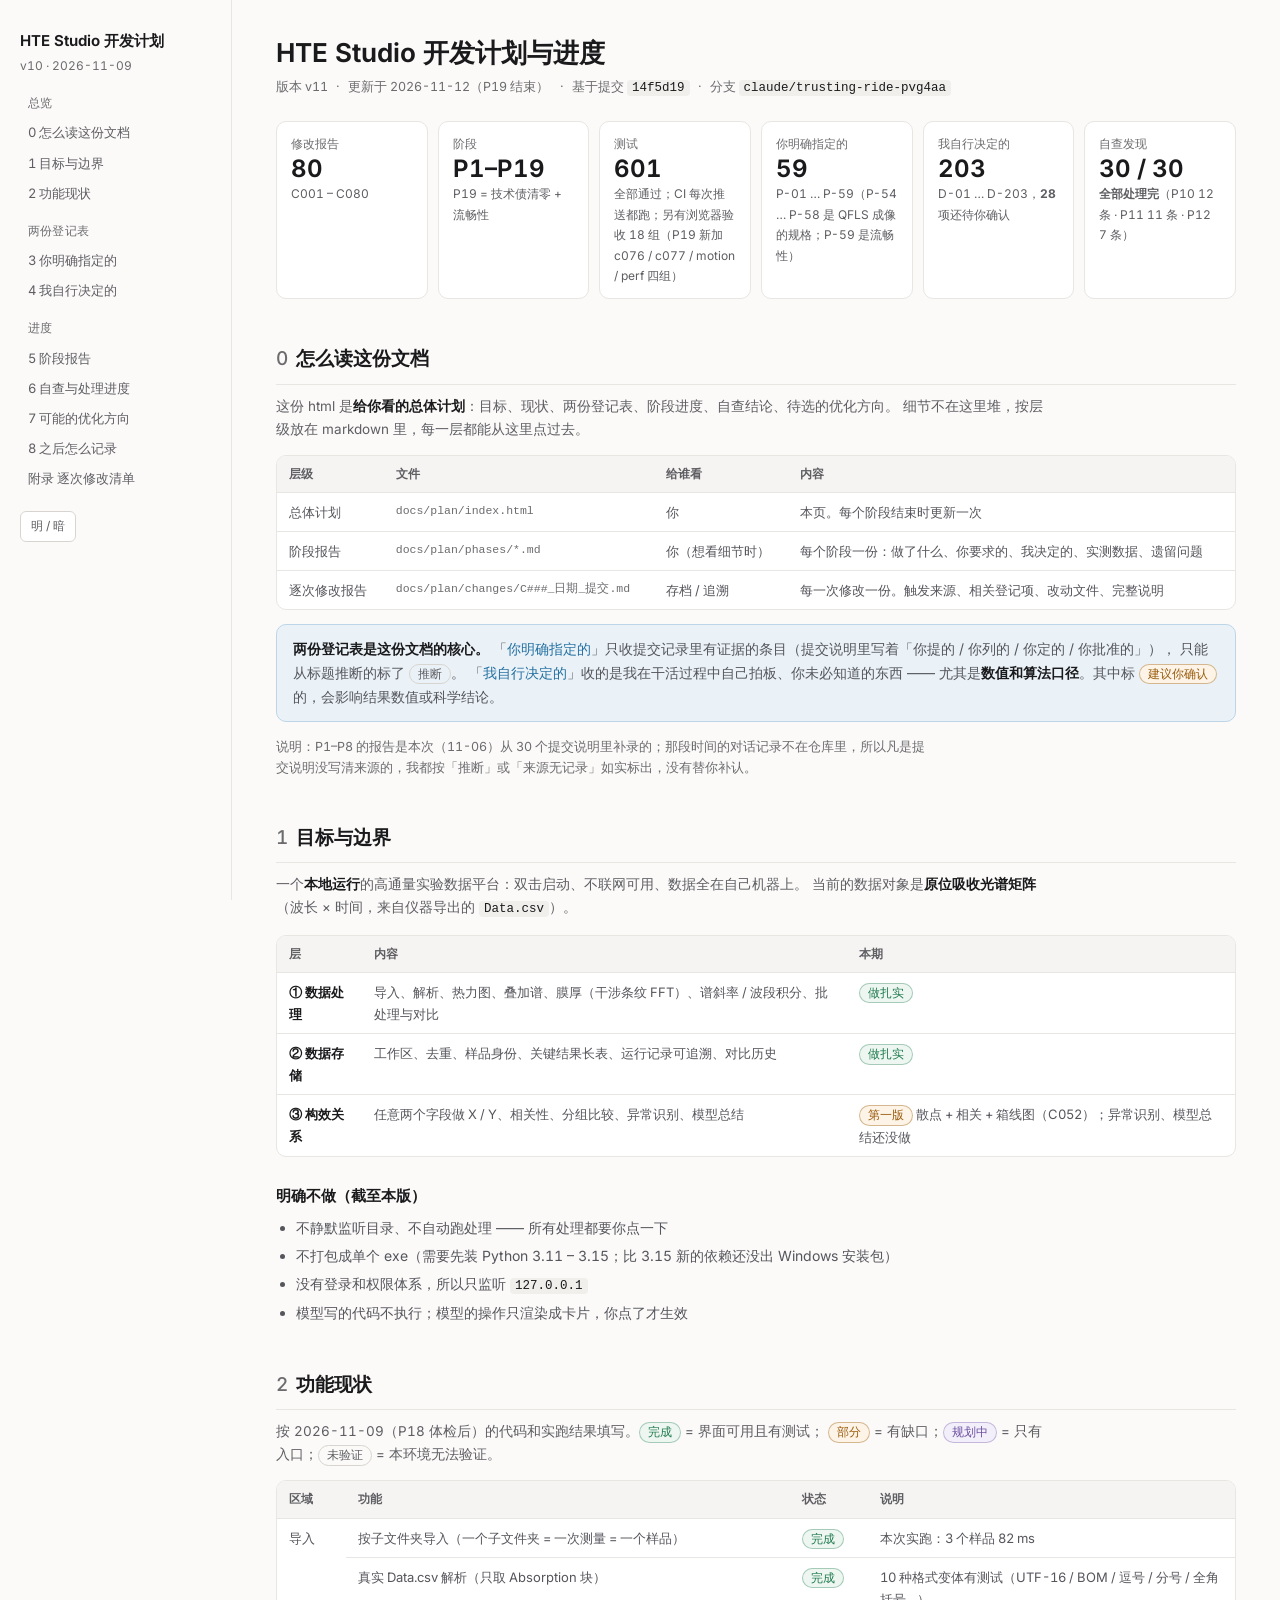
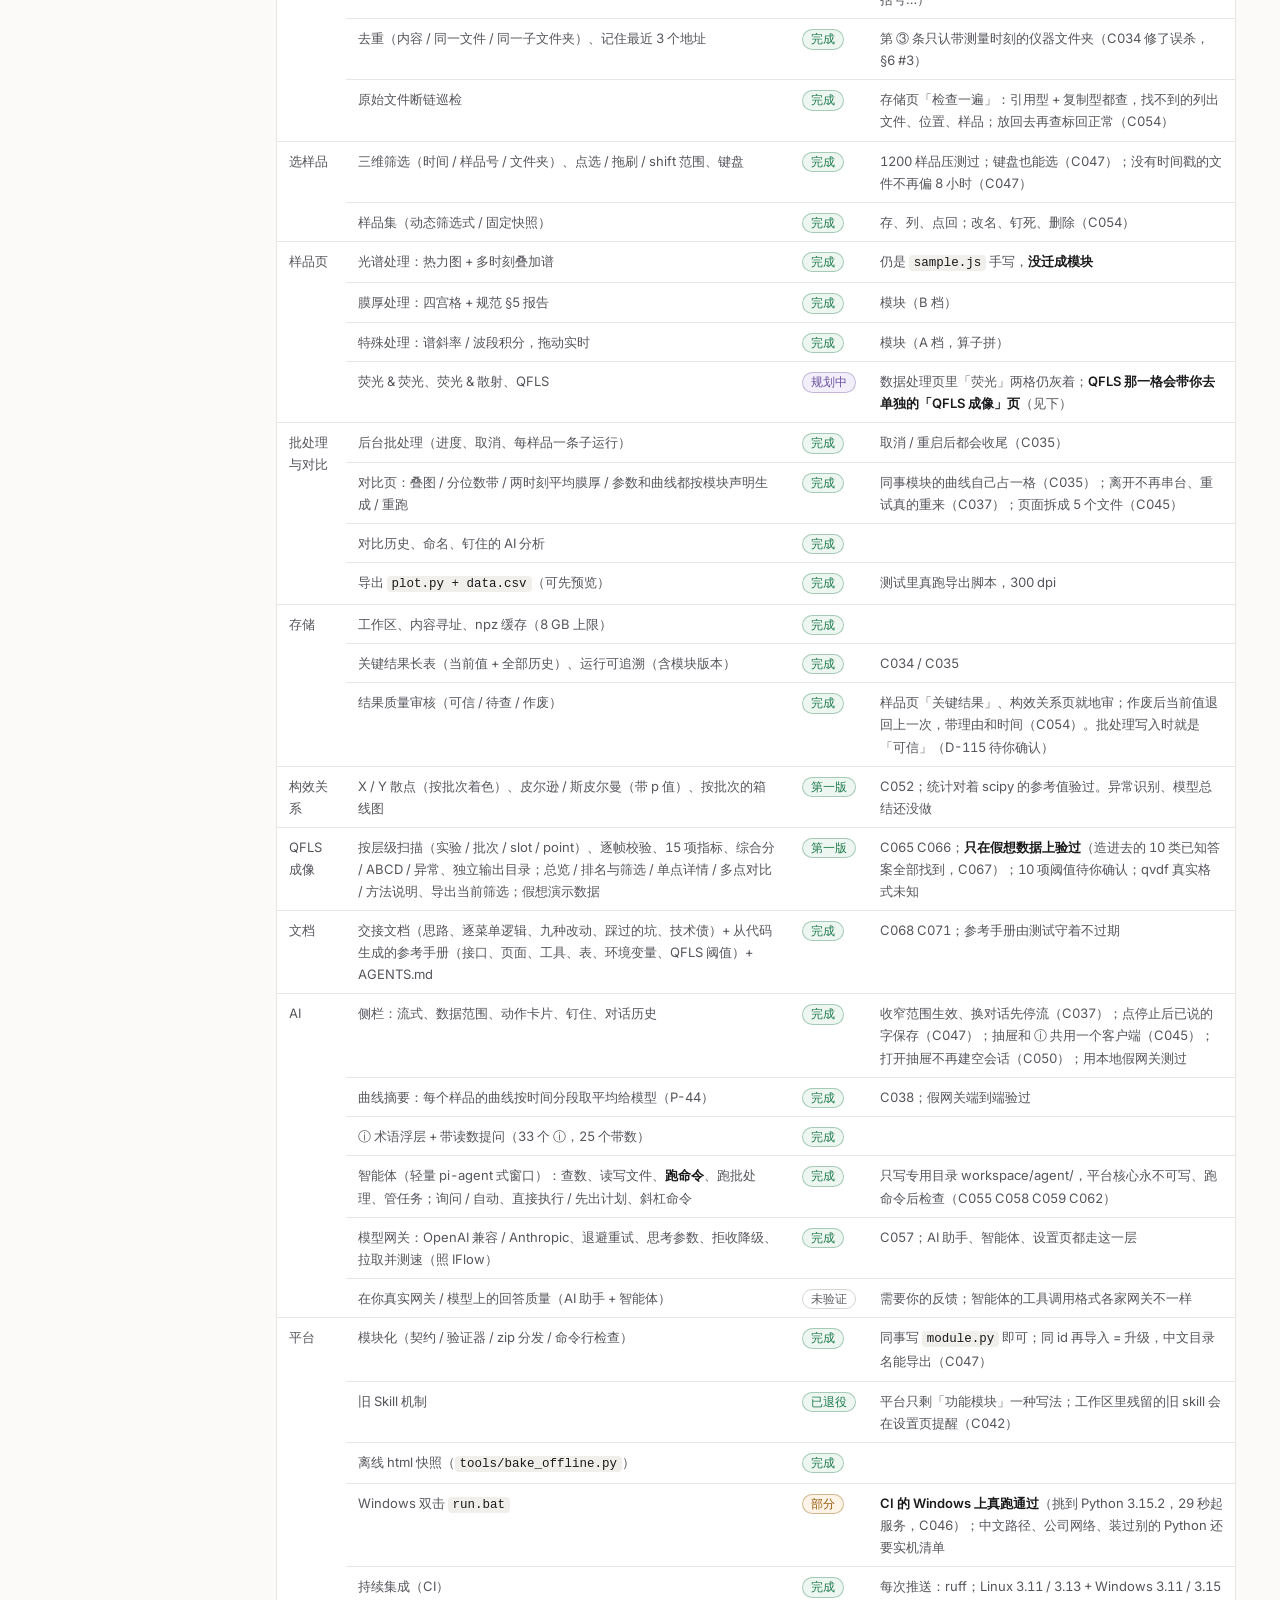
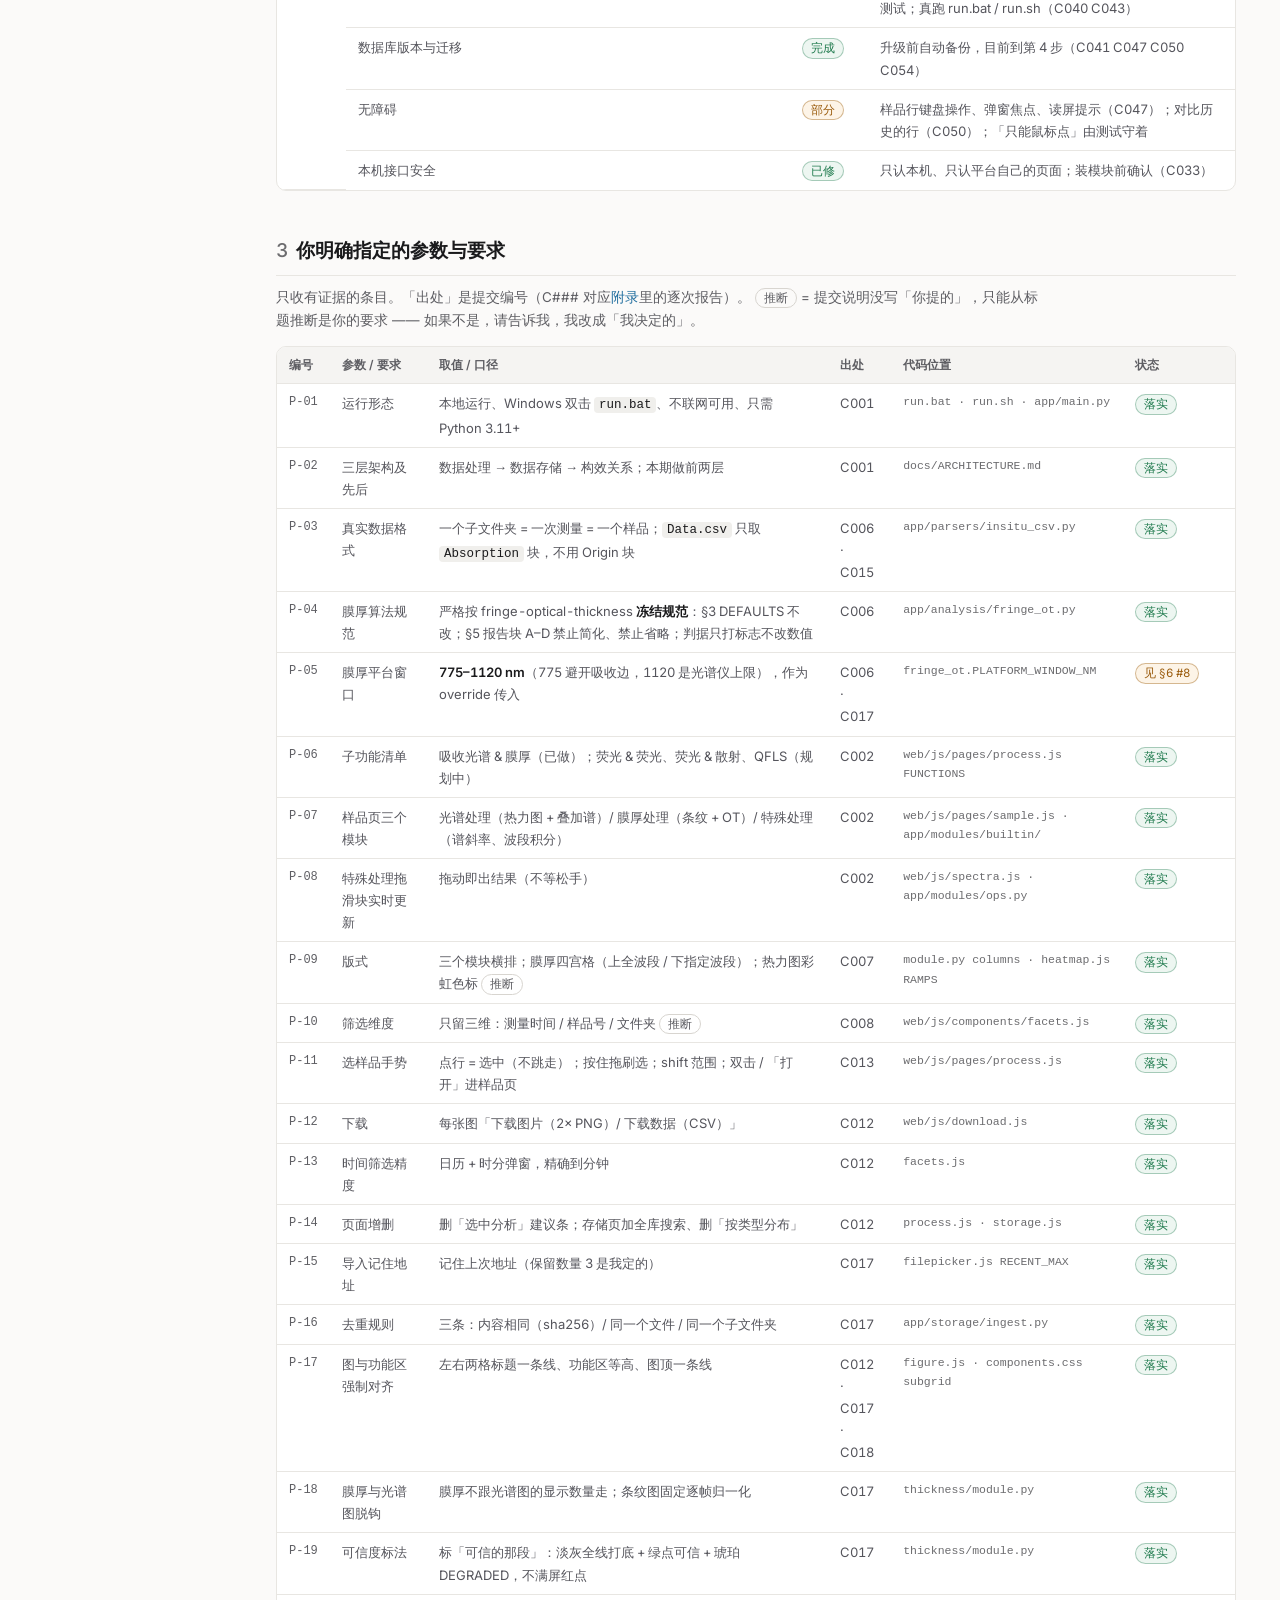
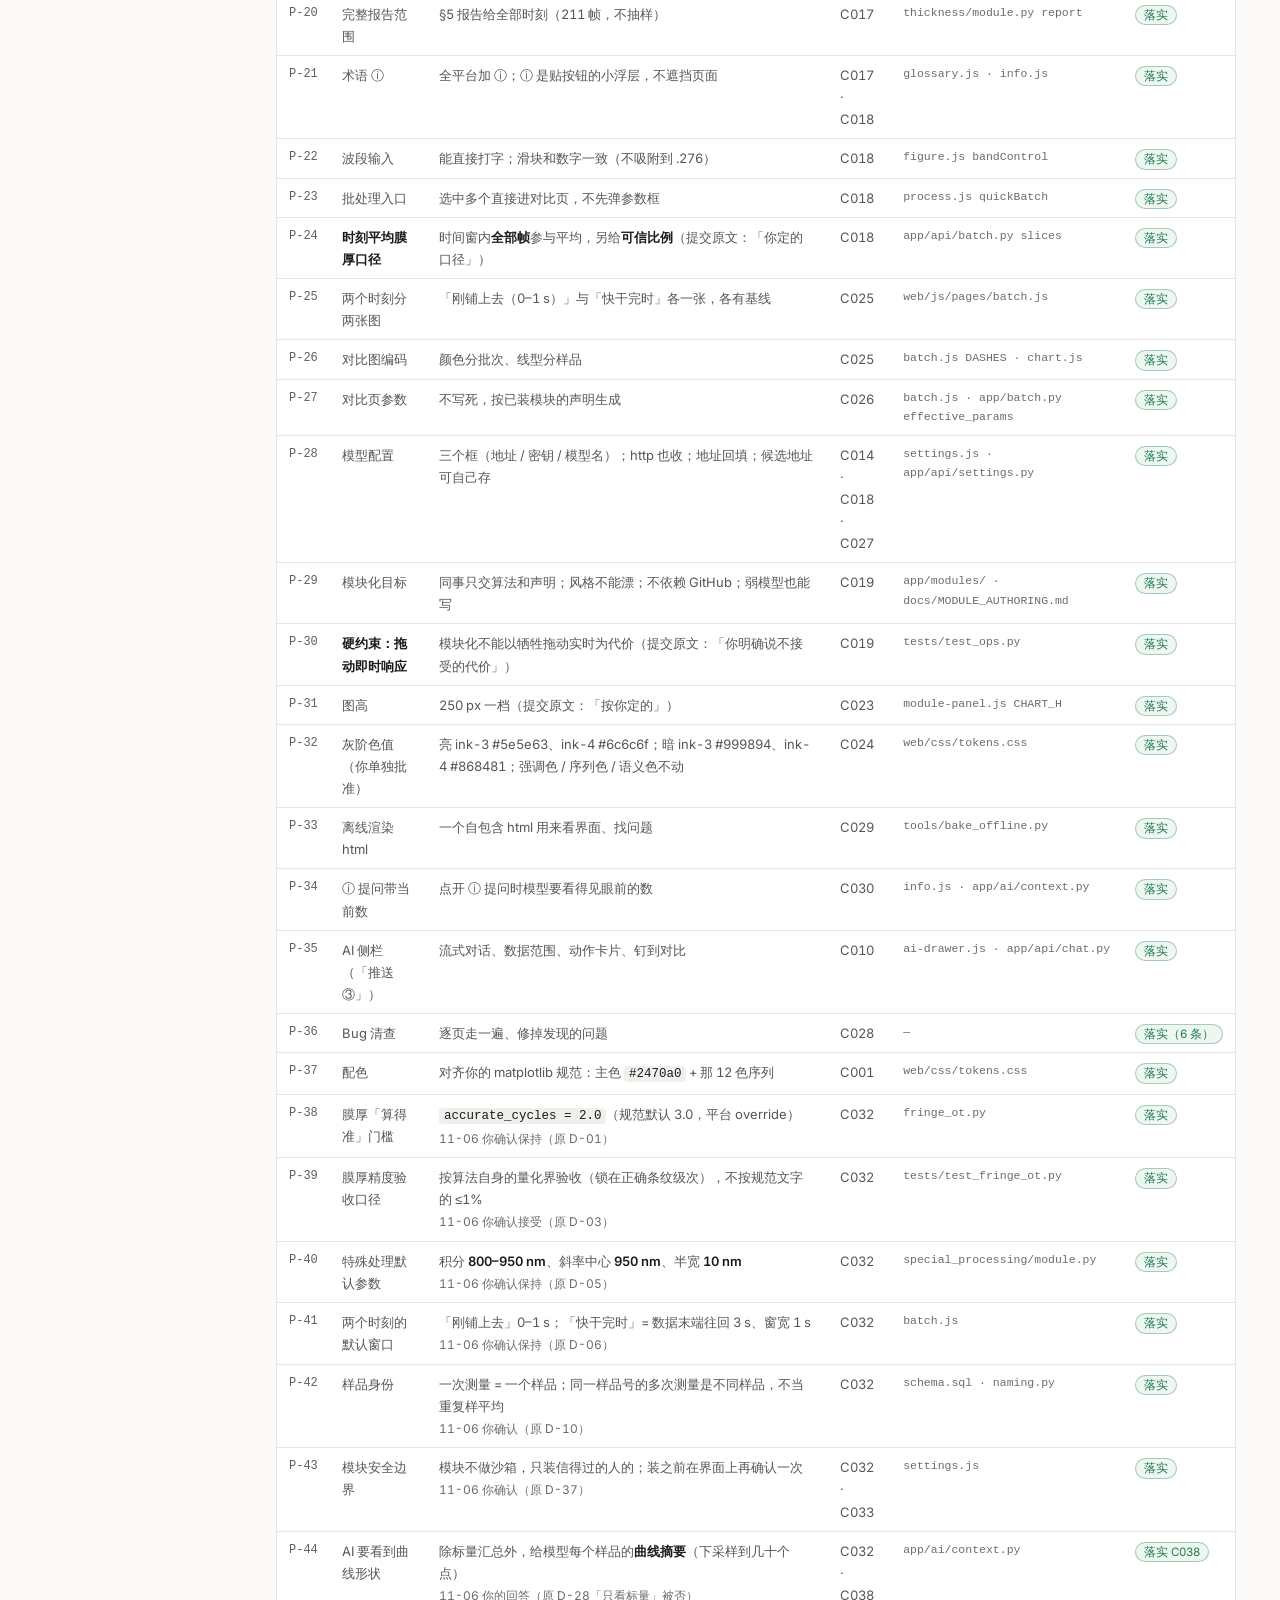
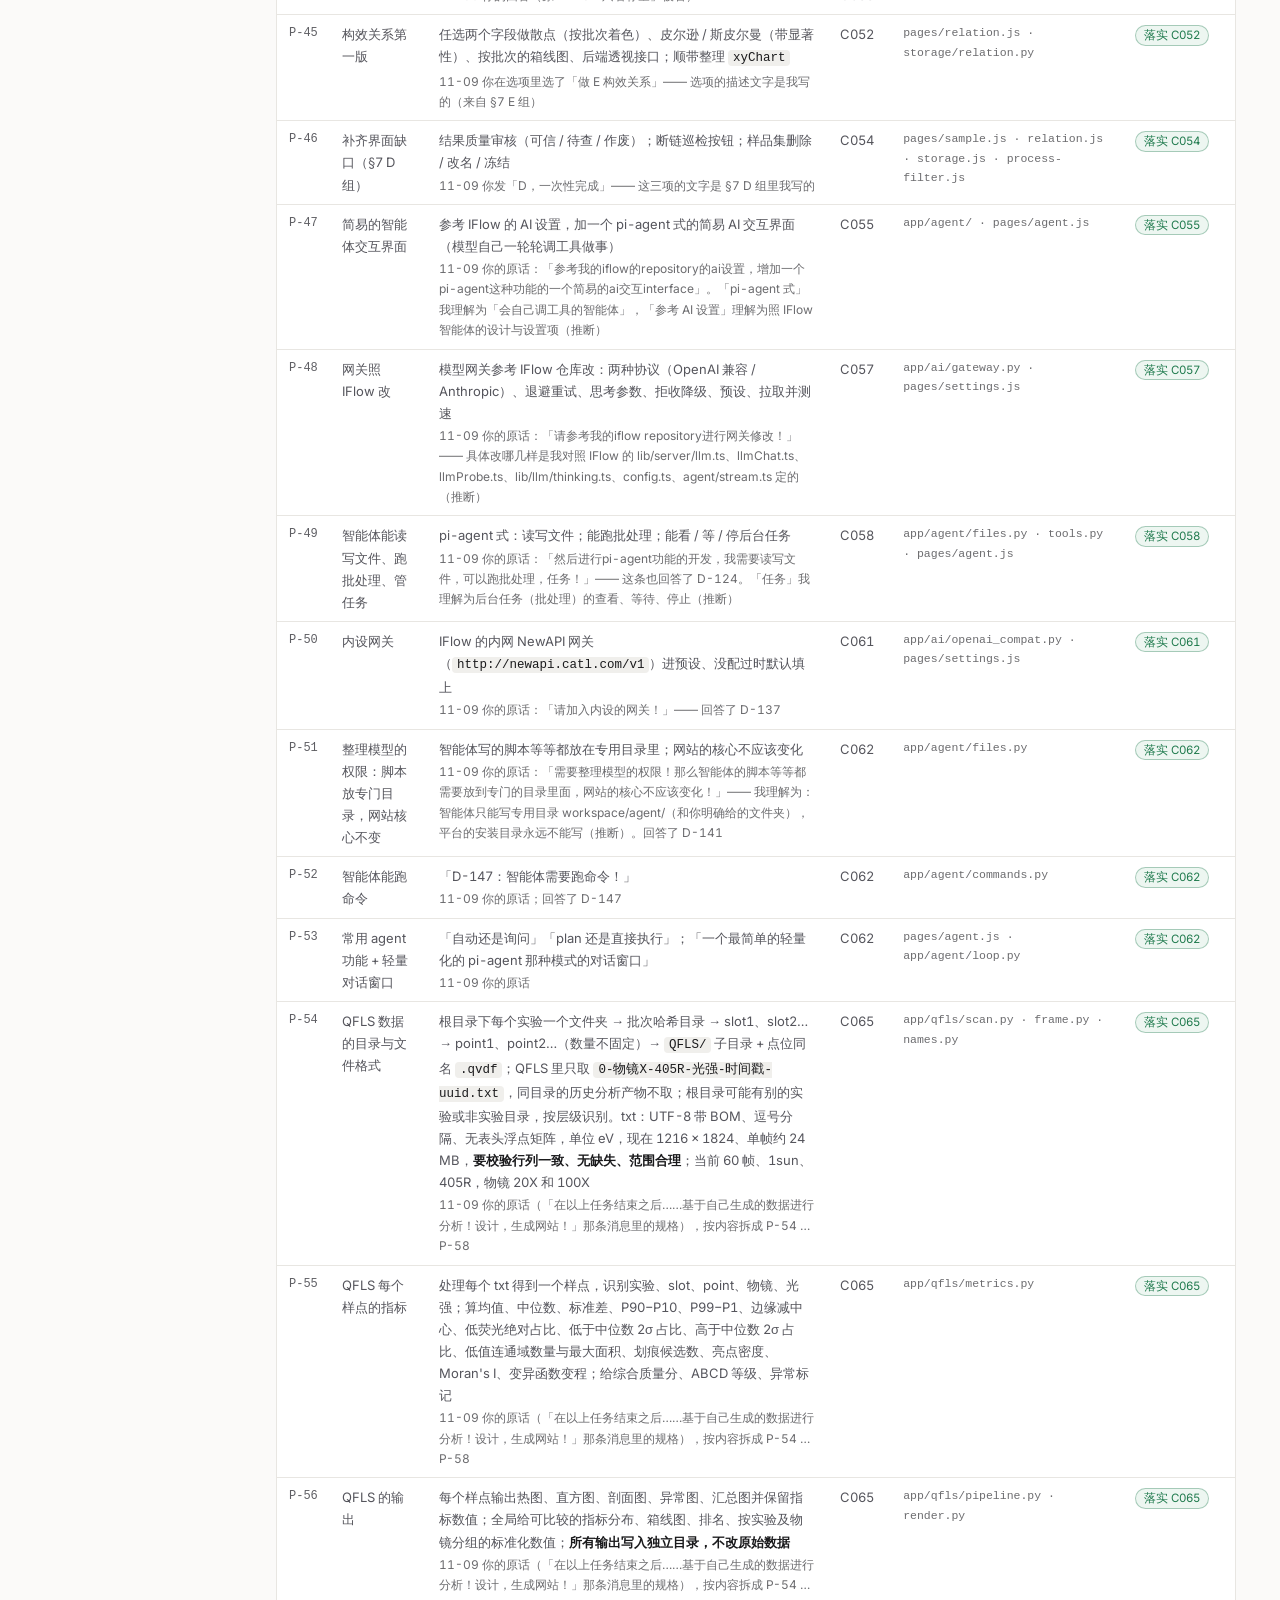
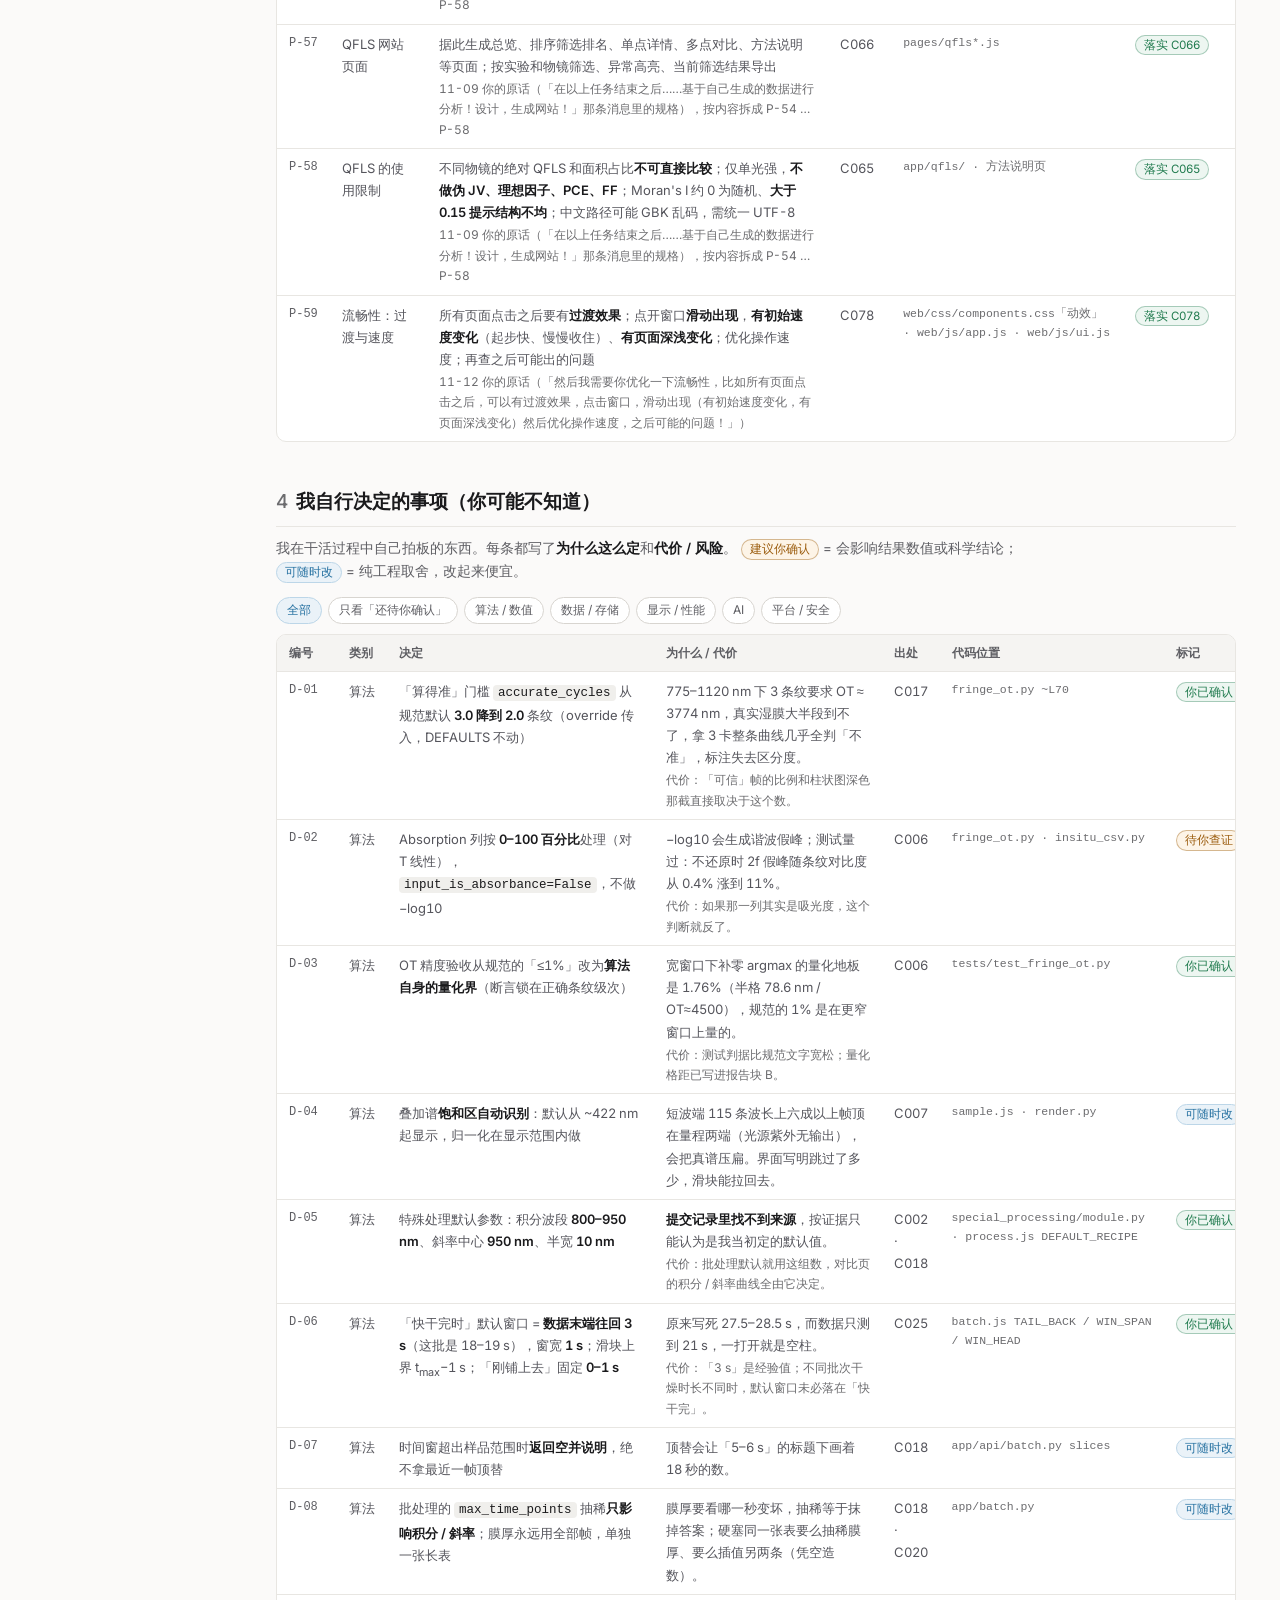
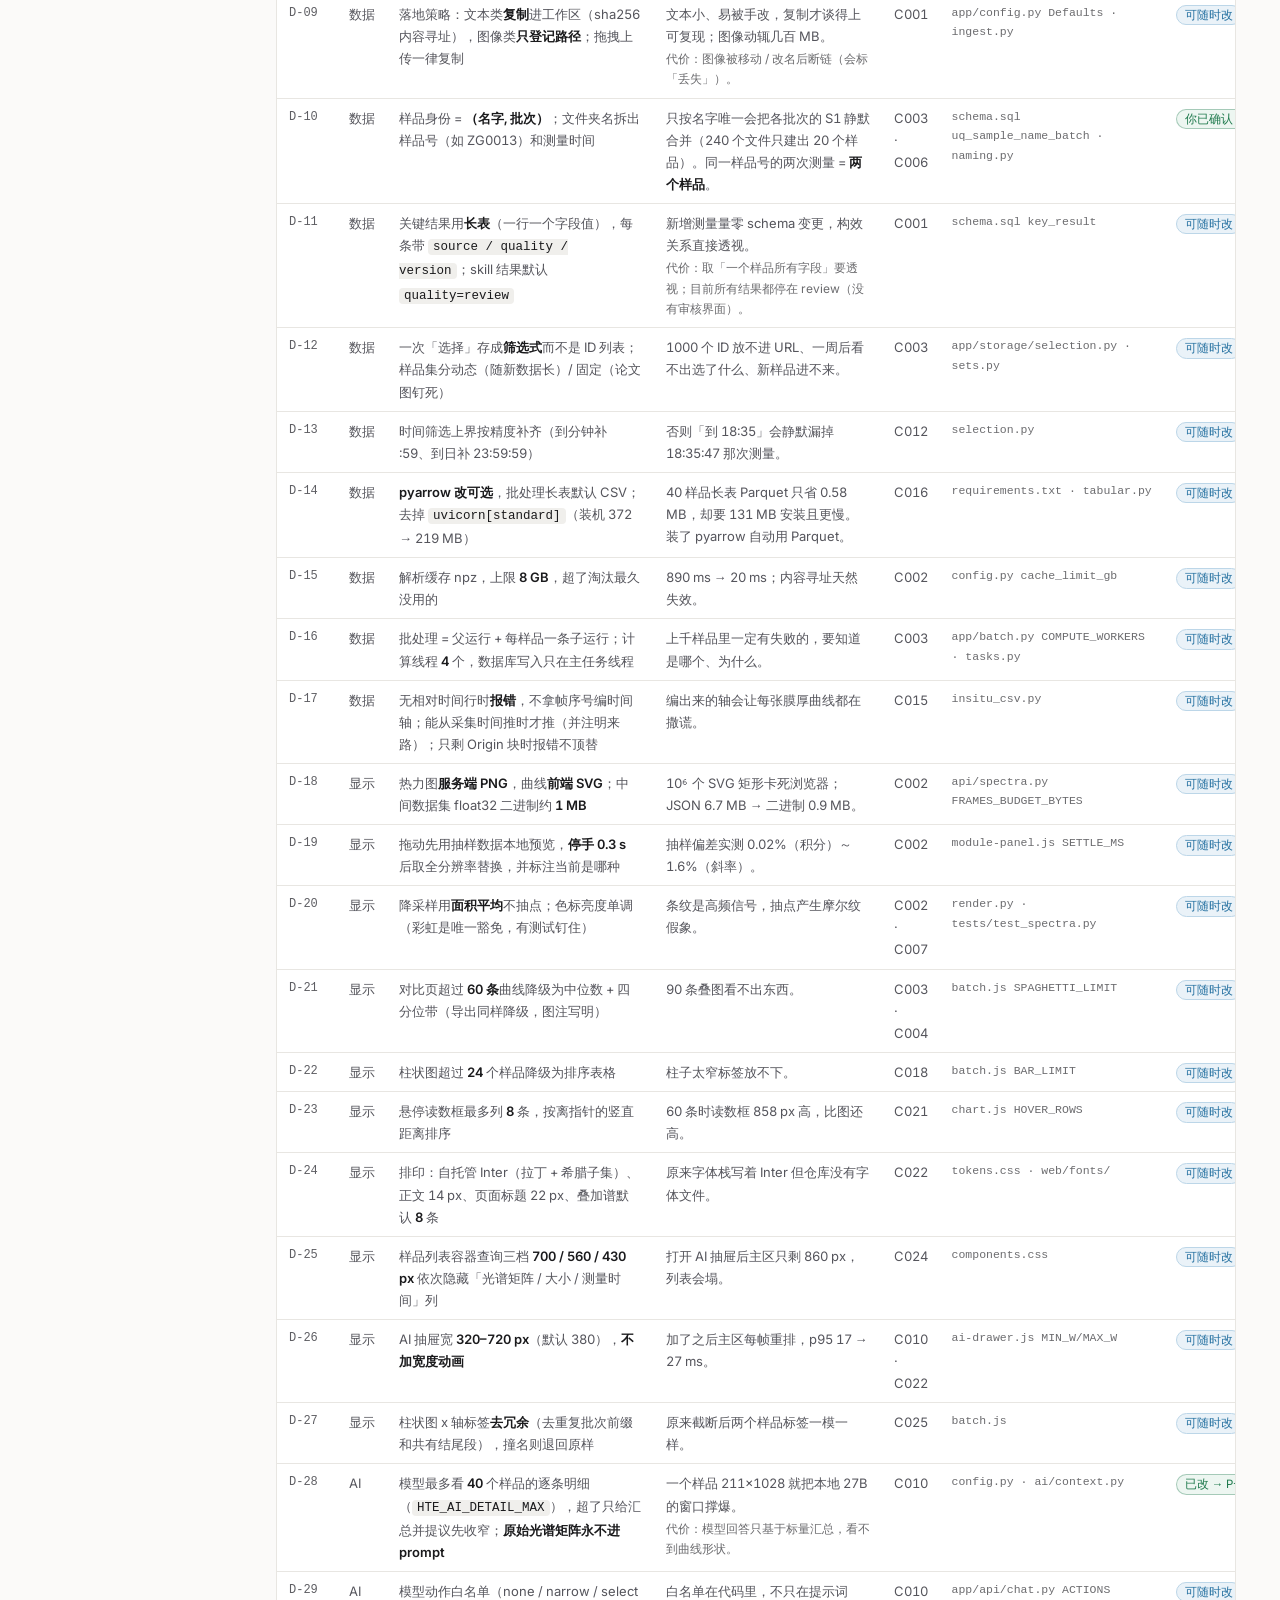
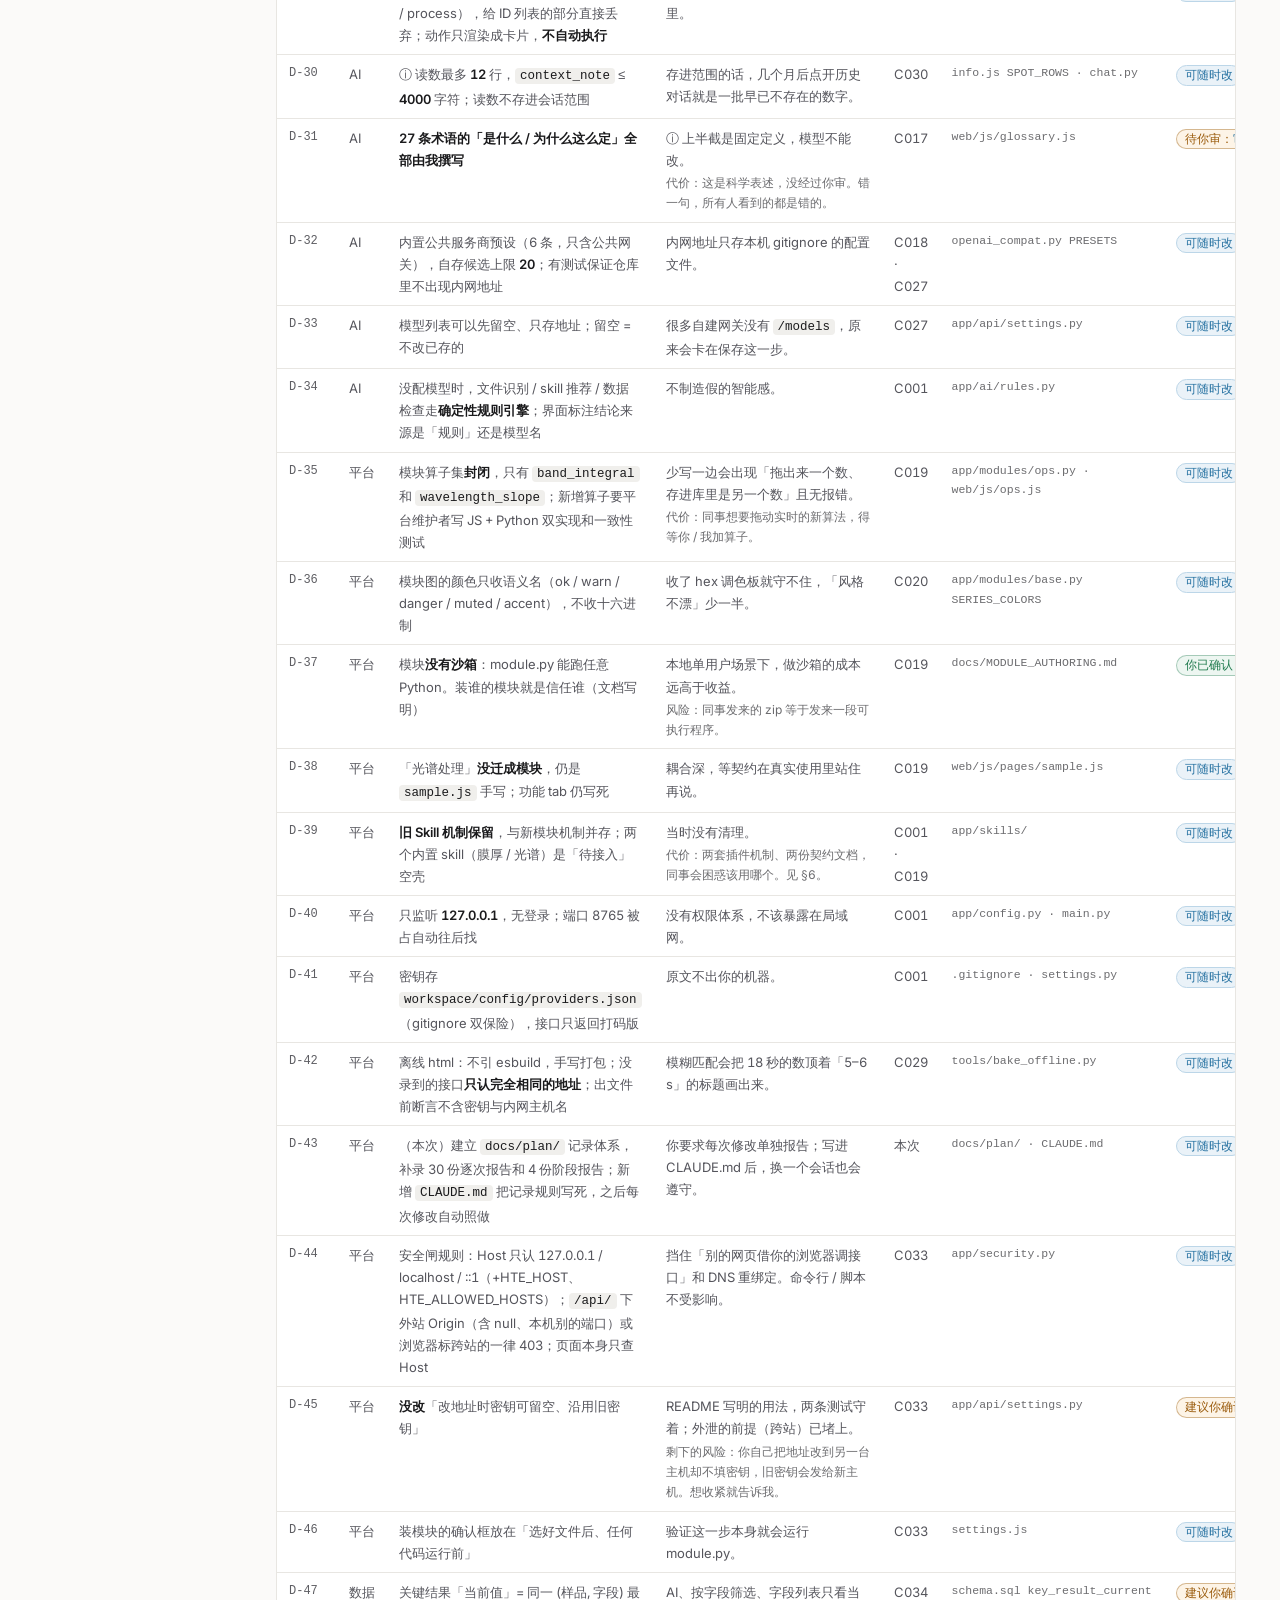
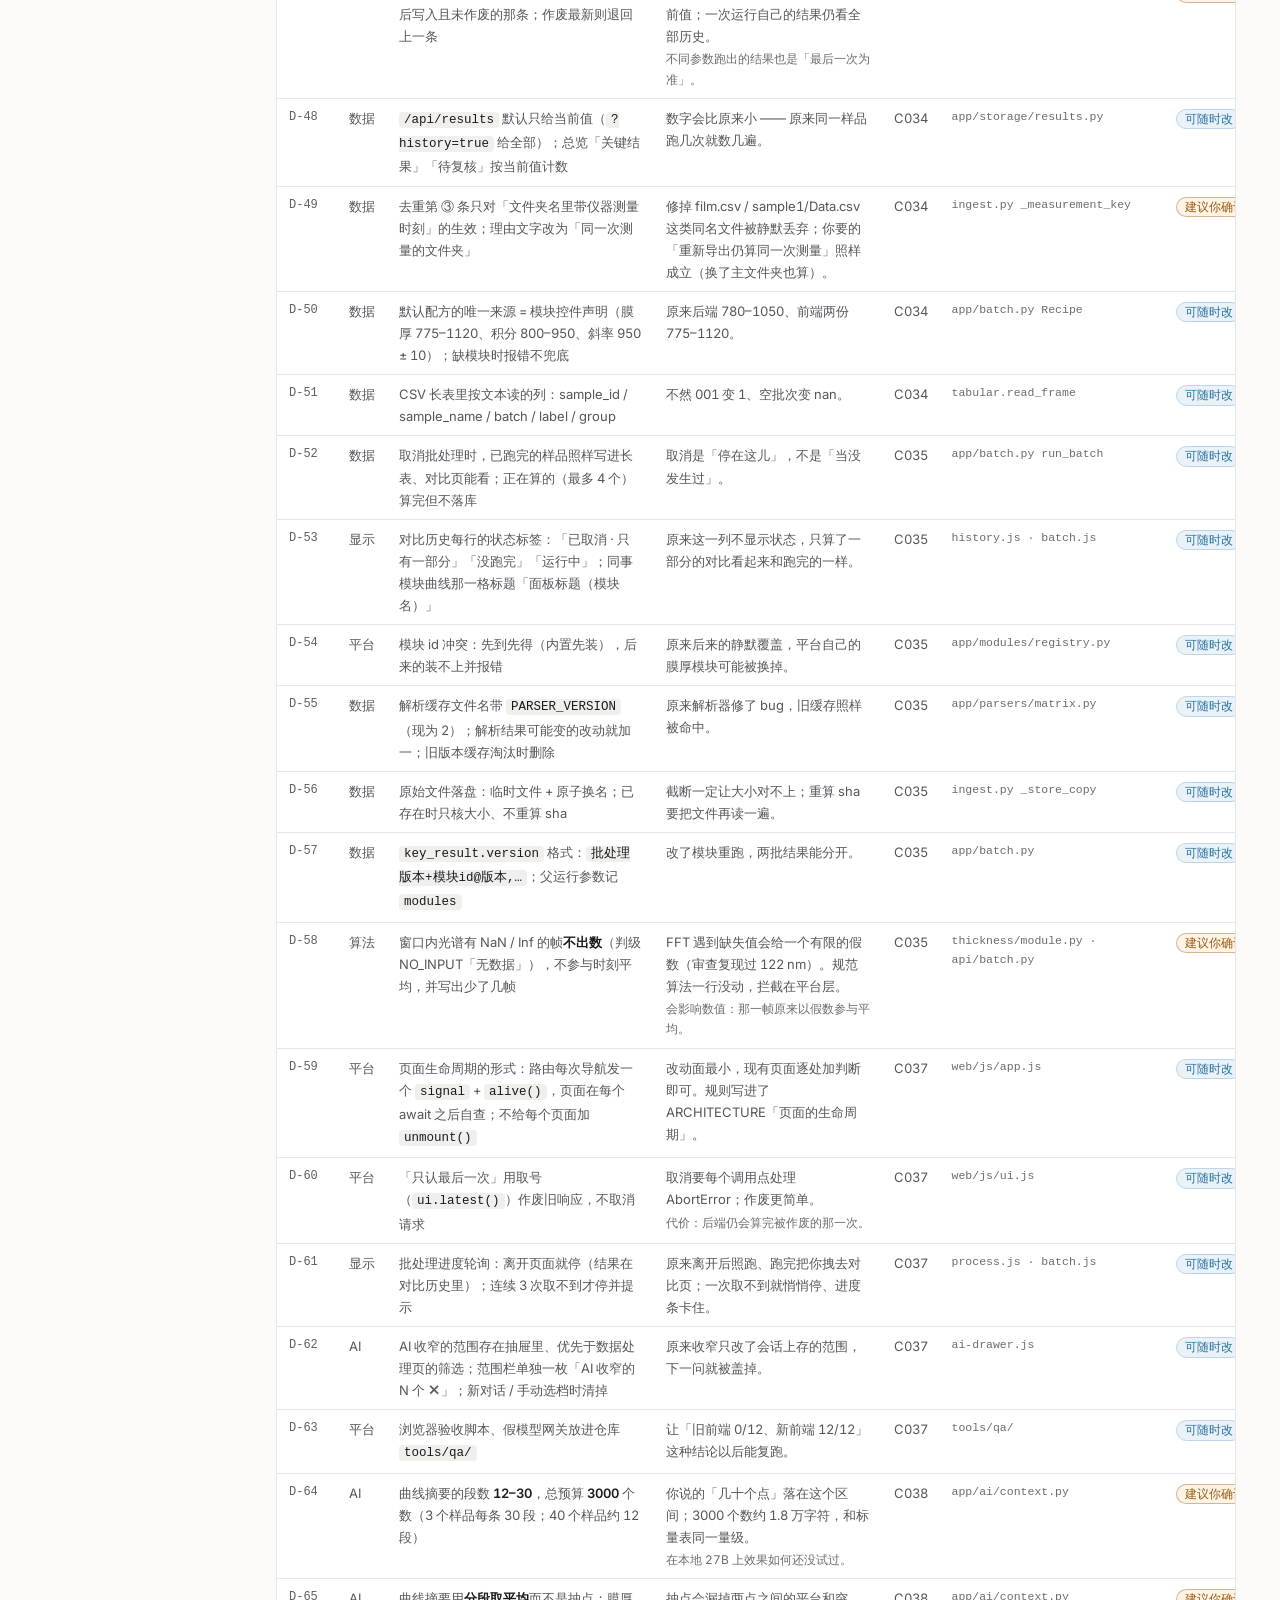
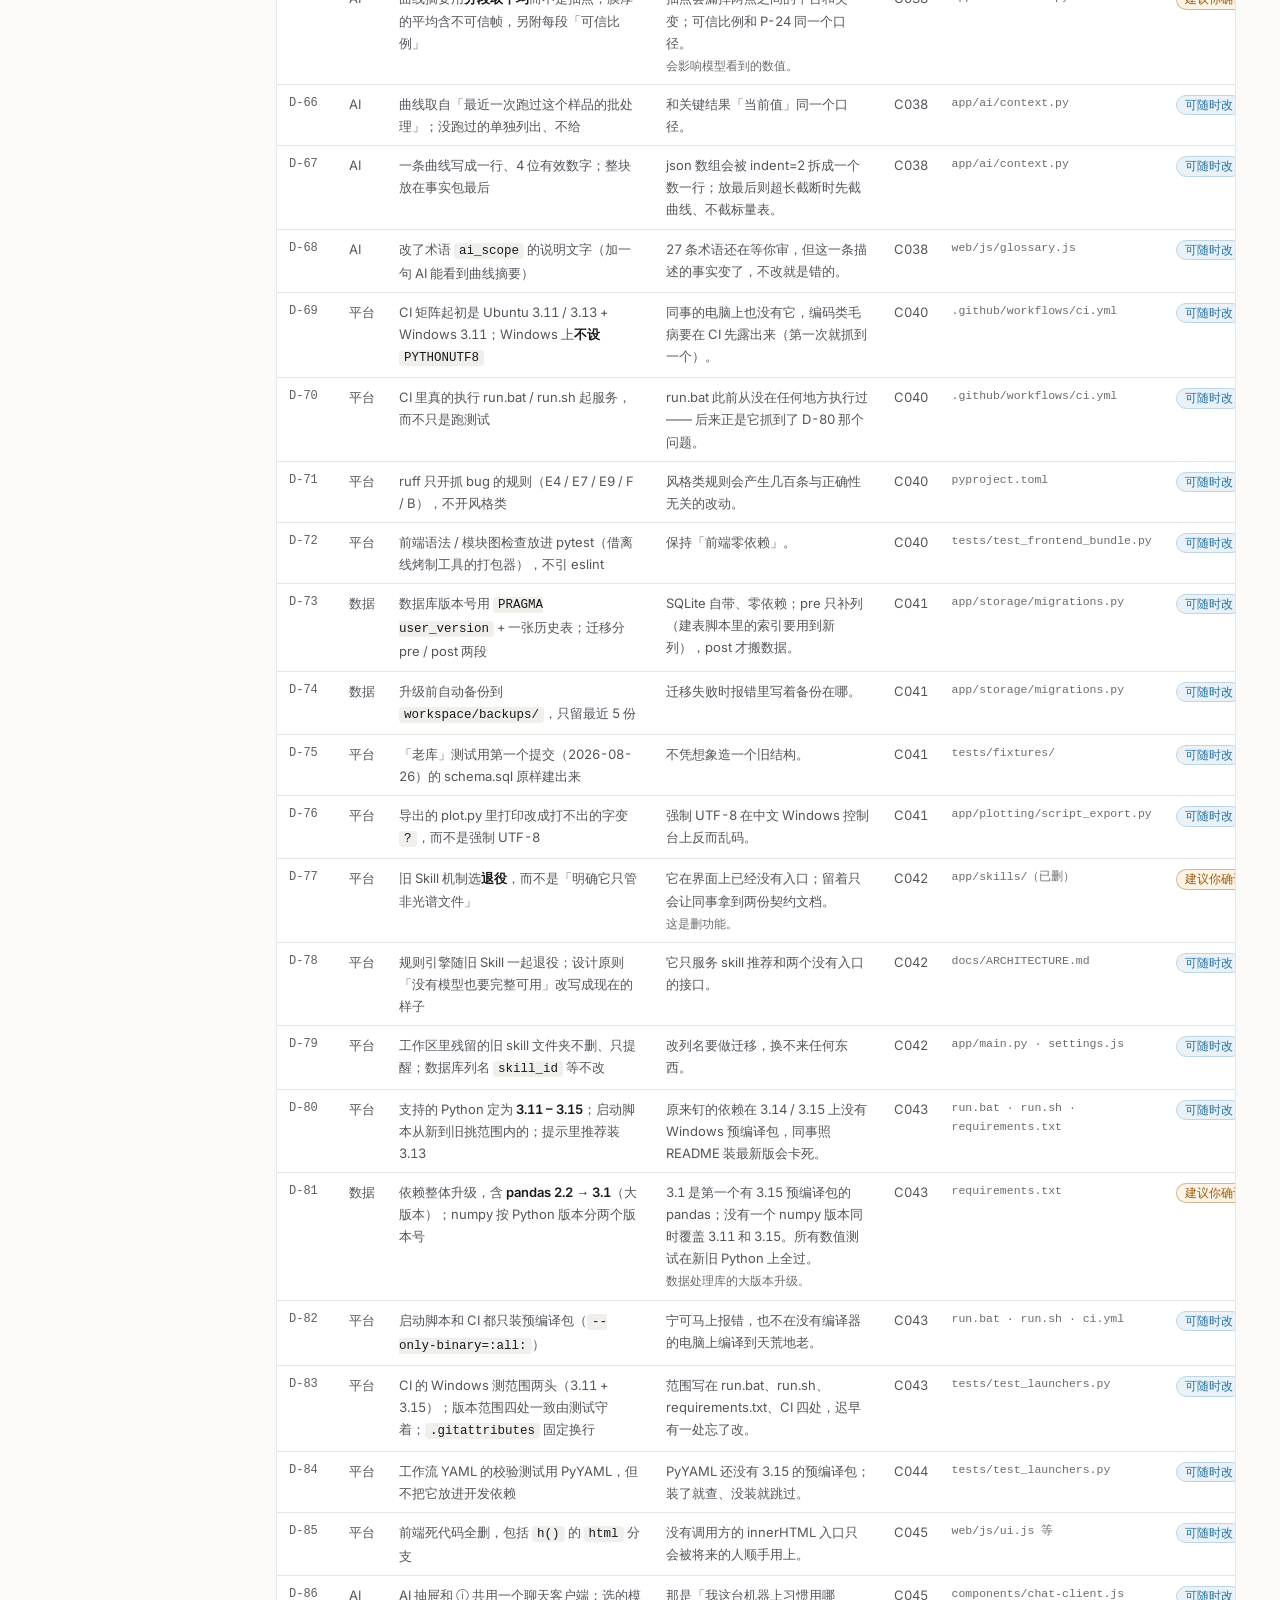
<file: docs/plan/index.html>
<!doctype html>
<html lang="zh-CN">
<head>
<meta charset="utf-8">
<meta name="viewport" content="width=device-width, initial-scale=1">
<title>HTE Studio 开发计划</title>
<script>
  // 在样式表之前定好主题，避免首屏闪白
  try { const t = localStorage.getItem('plan.theme'); if (t) document.documentElement.dataset.theme = t; } catch (e) {}
</script>
<style>
@font-face { font-family: 'Inter'; font-weight: 400 700; font-display: swap;
  src: url('../../web/fonts/inter-latin.woff2') format('woff2'); }

:root {
  color-scheme: light;
  --paper: #ffffff; --surface: #fbfaf9; --surface-2: #f5f4f2; --sunk: #f0efec;
  --ink: #1a1a1c; --ink-2: #55555c; --ink-3: #5e5e63; --ink-4: #6c6c6f;
  --line: #e8e6e2; --line-2: #d8d5d0;
  --accent: #2470a0; --accent-wash: #eaf2f8; --accent-line: #bcd6e8;
  --ok: #1f7a4d; --ok-wash: #edf6f1;
  --warn: #9a5b0c; --warn-wash: #fdf4e7;
  --danger: #b3383f; --danger-wash: #fbeeee;
  --violet: #6b4fa0; --violet-wash: #f3effa;
  --mono: ui-monospace, SFMono-Regular, Menlo, Consolas, monospace;
}
@media (prefers-color-scheme: dark) {
  :root:not([data-theme="light"]) {
    color-scheme: dark;
    --paper: #17171a; --surface: #131316; --surface-2: #1c1c20; --sunk: #101013;
    --ink: #f2f1ef; --ink-2: #b6b5b2; --ink-3: #999894; --ink-4: #868481;
    --line: #2a2a2f; --line-2: #35353b;
    --accent: #63a8d4; --accent-wash: #16262f; --accent-line: #2c4a5c;
    --ok: #56b585; --ok-wash: #14231c;
    --warn: #d8a154; --warn-wash: #251d10;
    --danger: #e0797f; --danger-wash: #251314;
    --violet: #b18ed6; --violet-wash: #221a2e;
  }
}
:root[data-theme="dark"] {
  color-scheme: dark;
  --paper: #17171a; --surface: #131316; --surface-2: #1c1c20; --sunk: #101013;
  --ink: #f2f1ef; --ink-2: #b6b5b2; --ink-3: #999894; --ink-4: #868481;
  --line: #2a2a2f; --line-2: #35353b;
  --accent: #63a8d4; --accent-wash: #16262f; --accent-line: #2c4a5c;
  --ok: #56b585; --ok-wash: #14231c;
  --warn: #d8a154; --warn-wash: #251d10;
  --danger: #e0797f; --danger-wash: #251314;
  --violet: #b18ed6; --violet-wash: #221a2e;
}

* { box-sizing: border-box; }
html { -webkit-text-size-adjust: 100%; scroll-padding-top: 16px; }
body {
  margin: 0; background: var(--surface); color: var(--ink-2);
  font: 14px/1.7 Inter, -apple-system, BlinkMacSystemFont, "Segoe UI", "PingFang SC",
        "Hiragino Sans GB", "Microsoft YaHei", sans-serif;
  font-variant-numeric: tabular-nums;
}
a { color: var(--accent); text-decoration: none; }
a:hover { text-decoration: underline; }
code, .mono { font-family: var(--mono); font-size: 12.5px; }
code { background: var(--sunk); padding: 1px 5px; border-radius: 4px; color: var(--ink); }
strong { color: var(--ink); font-weight: 600; }

.layout { display: grid; grid-template-columns: 232px minmax(0, 1fr); max-width: 1320px; margin: 0 auto; }
nav.toc {
  position: sticky; top: 0; align-self: start; height: 100vh; overflow: auto;
  padding: 28px 16px 28px 20px; border-right: 1px solid var(--line); font-size: 13px;
}
nav.toc .brand { color: var(--ink); font-weight: 650; font-size: 15px; margin-bottom: 2px; }
nav.toc .sub { color: var(--ink-4); font-size: 12px; margin-bottom: 18px; }
nav.toc a { display: block; color: var(--ink-3); padding: 4px 8px; border-radius: 6px; }
nav.toc a:hover { background: var(--surface-2); color: var(--ink); text-decoration: none; }
nav.toc .grp { color: var(--ink-4); font-size: 11.5px; margin: 14px 8px 4px; letter-spacing: .02em; }
nav.toc button {
  margin-top: 18px; font: inherit; font-size: 12px; color: var(--ink-3); background: var(--paper);
  border: 1px solid var(--line-2); border-radius: 6px; padding: 4px 10px; cursor: pointer;
}

main { padding: 36px 44px 80px; min-width: 0; }
header.doc h1 { color: var(--ink); font-size: 26px; line-height: 1.3; margin: 0 0 6px; font-weight: 650; }
header.doc .meta { color: var(--ink-4); font-size: 12.5px; }
header.doc .meta span + span::before { content: "·"; margin: 0 8px; }

section { margin-top: 44px; }
h2 { color: var(--ink); font-size: 19px; margin: 0 0 4px; font-weight: 650;
     padding-bottom: 8px; border-bottom: 1px solid var(--line); }
h2 .num { color: var(--ink-4); font-weight: 500; margin-right: 8px; }
h3 { color: var(--ink); font-size: 15px; margin: 26px 0 8px; font-weight: 620; }
p { margin: 8px 0; max-width: 82ch; }
.lead { color: var(--ink-3); font-size: 13.5px; margin: 10px 0 14px; max-width: 86ch; }
.note { color: var(--ink-4); font-size: 12.5px; }
.small { font-size: 12.5px; color: var(--ink-3); }

.cards { display: grid; grid-template-columns: repeat(auto-fit, minmax(150px, 1fr)); gap: 10px; margin: 22px 0 6px; }
.card { background: var(--paper); border: 1px solid var(--line); border-radius: 10px; padding: 12px 14px; }
.card .k { color: var(--ink-4); font-size: 12px; }
.card .v { color: var(--ink); font-size: 24px; font-weight: 650; line-height: 1.25; }
.card .d { color: var(--ink-3); font-size: 12px; }

.callout { border: 1px solid var(--accent-line); background: var(--accent-wash); border-radius: 10px;
           padding: 12px 16px; margin: 14px 0; color: var(--ink-2); }
.callout.warn { border-color: color-mix(in srgb, var(--warn) 35%, transparent); background: var(--warn-wash); }
.callout b { color: var(--ink); }

.tbl { overflow-x: auto; margin: 10px 0 4px; border: 1px solid var(--line); border-radius: 10px; background: var(--paper); }
table { border-collapse: collapse; width: 100%; font-size: 13px; }
th, td { text-align: left; vertical-align: top; padding: 8px 12px; border-bottom: 1px solid var(--line); }
th { color: var(--ink-3); font-weight: 600; font-size: 12px; background: var(--surface-2); white-space: nowrap; }
tr:last-child td { border-bottom: 0; }
td.id { font-family: var(--mono); font-size: 12px; color: var(--ink-3); white-space: nowrap; }
td.loc { font-family: var(--mono); font-size: 11.5px; color: var(--ink-4); }
td .why { display: block; color: var(--ink-4); font-size: 12px; margin-top: 2px; }
td.nowrap { white-space: nowrap; }

.chip { display: inline-block; font-size: 11.5px; line-height: 1.6; padding: 0 8px; border-radius: 999px;
        border: 1px solid var(--line-2); color: var(--ink-3); white-space: nowrap; }
.chip.ok { color: var(--ok); border-color: color-mix(in srgb, var(--ok) 35%, transparent); background: var(--ok-wash); }
.chip.warn { color: var(--warn); border-color: color-mix(in srgb, var(--warn) 40%, transparent); background: var(--warn-wash); }
.chip.danger { color: var(--danger); border-color: color-mix(in srgb, var(--danger) 35%, transparent); background: var(--danger-wash); }
.chip.plan { color: var(--violet); border-color: color-mix(in srgb, var(--violet) 35%, transparent); background: var(--violet-wash); }
.chip.info { color: var(--accent); border-color: var(--accent-line); background: var(--accent-wash); }

.timeline { list-style: none; padding: 0; margin: 14px 0; }
.timeline li { position: relative; padding: 0 0 18px 26px; border-left: 2px solid var(--line); margin-left: 6px; }
.timeline li:last-child { border-left-color: transparent; }
.timeline li::before { content: ""; position: absolute; left: -7px; top: 5px; width: 12px; height: 12px;
                       border-radius: 50%; background: var(--paper); border: 2px solid var(--accent); }
.timeline li.now::before { background: var(--accent); }
.timeline .t { color: var(--ink); font-weight: 620; }
.timeline .d { color: var(--ink-4); font-size: 12px; margin-left: 6px; }
.timeline p { margin: 4px 0; font-size: 13px; }

.filter { display: flex; flex-wrap: wrap; gap: 6px; margin: 10px 0; }
.filter button { font: inherit; font-size: 12px; padding: 2px 10px; border-radius: 999px; cursor: pointer;
                 border: 1px solid var(--line-2); background: var(--paper); color: var(--ink-3); }
.filter button[aria-pressed="true"] { background: var(--accent-wash); color: var(--accent); border-color: var(--accent-line); }

details { margin: 8px 0; }
summary { cursor: pointer; color: var(--ink-3); font-size: 13px; }
ol.steps, ul.plain { margin: 8px 0; padding-left: 20px; }
ol.steps li, ul.plain li { margin: 4px 0; }

@media (max-width: 900px) {
  .layout { display: block; }
  nav.toc { position: static; height: auto; border-right: 0; border-bottom: 1px solid var(--line); padding: 16px; }
  nav.toc .links { display: flex; flex-wrap: wrap; gap: 2px 4px; }
  nav.toc .grp { display: none; }
  main { padding: 24px 16px 60px; }
  .tbl table { min-width: 760px; }
  header.doc h1 { font-size: 22px; }
}
@media print {
  nav.toc { display: none; } .layout { display: block; } main { padding: 0; }
  .tbl { overflow: visible; } section { break-inside: avoid-page; }
}
</style>
</head>
<body>
<div class="layout">

<nav class="toc" aria-label="目录">
  <div class="brand">HTE Studio 开发计划</div>
  <div class="sub">v10 · 2026-11-09</div>
  <div class="links">
    <div class="grp">总览</div>
    <a href="#how">0 怎么读这份文档</a>
    <a href="#scope">1 目标与边界</a>
    <a href="#status">2 功能现状</a>
    <div class="grp">两份登记表</div>
    <a href="#params">3 你明确指定的</a>
    <a href="#decisions">4 我自行决定的</a>
    <div class="grp">进度</div>
    <a href="#phases">5 阶段报告</a>
    <a href="#audit">6 自查与处理进度</a>
    <a href="#next">7 可能的优化方向</a>
    <a href="#process">8 之后怎么记录</a>
    <a href="#changes">附录 逐次修改清单</a>
  </div>
  <button type="button" id="themeBtn">明 / 暗</button>
</nav>

<main>
<header class="doc">
  <h1>HTE Studio 开发计划与进度</h1>
  <div class="meta">
    <span>版本 v11</span><span>更新于 2026-11-12（P19 结束）</span>
    <span>基于提交 <code>14f5d19</code></span><span>分支 <code>claude/trusting-ride-pvg4aa</code></span>
  </div>
  <div class="cards">
    <div class="card"><div class="k">修改报告</div><div class="v">80</div><div class="d">C001 – C080</div></div>
    <div class="card"><div class="k">阶段</div><div class="v">P1–P19</div><div class="d">P19 = 技术债清零 + 流畅性</div></div>
    <div class="card"><div class="k">测试</div><div class="v">601</div><div class="d">全部通过；CI 每次推送都跑；另有浏览器验收 18 组（P19 新加 c076 / c077 / motion / perf 四组）</div></div>
    <div class="card"><div class="k">你明确指定的</div><div class="v">59</div><div class="d">P-01 … P-59（P-54 … P-58 是 QFLS 成像的规格；P-59 是流畅性）</div></div>
    <div class="card"><div class="k">我自行决定的</div><div class="v">203</div><div class="d">D-01 … D-203，<b>28</b> 项还待你确认</div></div>
    <div class="card"><div class="k">自查发现</div><div class="v">30 / 30</div><div class="d"><b>全部处理完</b>（P10 12 条 · P11 11 条 · P12 7 条）</div></div>
  </div>
</header>

<!-- ================================================================ 0 -->
<section id="how">
  <h2><span class="num">0</span>怎么读这份文档</h2>
  <p class="lead">这份 html 是<strong>给你看的总体计划</strong>：目标、现状、两份登记表、阶段进度、自查结论、待选的优化方向。
  细节不在这里堆，按层级放在 markdown 里，每一层都能从这里点过去。</p>
  <div class="tbl"><table>
    <thead><tr><th>层级</th><th>文件</th><th>给谁看</th><th>内容</th></tr></thead>
    <tbody>
      <tr><td>总体计划</td><td class="loc">docs/plan/index.html</td><td>你</td><td>本页。每个阶段结束时更新一次</td></tr>
      <tr><td>阶段报告</td><td class="loc">docs/plan/phases/*.md</td><td>你（想看细节时）</td><td>每个阶段一份：做了什么、你要求的、我决定的、实测数据、遗留问题</td></tr>
      <tr><td>逐次修改报告</td><td class="loc">docs/plan/changes/C###_日期_提交.md</td><td>存档 / 追溯</td><td>每一次修改一份。触发来源、相关登记项、改动文件、完整说明</td></tr>
    </tbody>
  </table></div>
  <div class="callout">
    <b>两份登记表是这份文档的核心。</b>
    「<a href="#params">你明确指定的</a>」只收提交记录里有证据的条目（提交说明里写着「你提的 / 你列的 / 你定的 / 你批准的」），
    只能从标题推断的标了 <span class="chip">推断</span>。
    「<a href="#decisions">我自行决定的</a>」收的是我在干活过程中自己拍板、你未必知道的东西 ——
    尤其是<strong>数值和算法口径</strong>。其中标 <span class="chip warn">建议你确认</span> 的，会影响结果数值或科学结论。
  </div>
  <p class="note">说明：P1–P8 的报告是本次（11-06）从 30 个提交说明里补录的；那段时间的对话记录不在仓库里，所以凡是提交说明没写清来源的，我都按「推断」或「来源无记录」如实标出，没有替你补认。</p>
</section>

<!-- ================================================================ 1 -->
<section id="scope">
  <h2><span class="num">1</span>目标与边界</h2>
  <p class="lead">一个<strong>本地运行</strong>的高通量实验数据平台：双击启动、不联网可用、数据全在自己机器上。
  当前的数据对象是<strong>原位吸收光谱矩阵</strong>（波长 × 时间，来自仪器导出的 <code>Data.csv</code>）。</p>
  <div class="tbl"><table>
    <thead><tr><th>层</th><th>内容</th><th>本期</th></tr></thead>
    <tbody>
      <tr><td><strong>① 数据处理</strong></td><td>导入、解析、热力图、叠加谱、膜厚（干涉条纹 FFT）、谱斜率 / 波段积分、批处理与对比</td><td><span class="chip ok">做扎实</span></td></tr>
      <tr><td><strong>② 数据存储</strong></td><td>工作区、去重、样品身份、关键结果长表、运行记录可追溯、对比历史</td><td><span class="chip ok">做扎实</span></td></tr>
      <tr><td><strong>③ 构效关系</strong></td><td>任意两个字段做 X / Y、相关性、分组比较、异常识别、模型总结</td><td><span class="chip warn">第一版</span> 散点 + 相关 + 箱线图（C052）；异常识别、模型总结还没做</td></tr>
    </tbody>
  </table></div>
  <h3>明确不做（截至本版）</h3>
  <ul class="plain">
    <li>不静默监听目录、不自动跑处理 —— 所有处理都要你点一下</li>
    <li>不打包成单个 exe（需要先装 Python 3.11 – 3.15；比 3.15 新的依赖还没出 Windows 安装包）</li>
    <li>没有登录和权限体系，所以只监听 <code>127.0.0.1</code></li>
    <li>模型写的代码不执行；模型的操作只渲染成卡片，你点了才生效</li>
  </ul>
</section>

<!-- ================================================================ 2 -->
<section id="status">
  <h2><span class="num">2</span>功能现状</h2>
  <p class="lead">按 2026-11-09（P18 体检后）的代码和实跑结果填写。<span class="chip ok">完成</span> = 界面可用且有测试；
  <span class="chip warn">部分</span> = 有缺口；<span class="chip plan">规划中</span> = 只有入口；<span class="chip">未验证</span> = 本环境无法验证。</p>
  <div class="tbl"><table>
    <thead><tr><th>区域</th><th>功能</th><th>状态</th><th>说明</th></tr></thead>
    <tbody>
      <tr><td rowspan="4">导入</td><td>按子文件夹导入（一个子文件夹 = 一次测量 = 一个样品）</td><td><span class="chip ok">完成</span></td><td>本次实跑：3 个样品 82 ms</td></tr>
      <tr><td>真实 Data.csv 解析（只取 Absorption 块）</td><td><span class="chip ok">完成</span></td><td>10 种格式变体有测试（UTF-16 / BOM / 逗号 / 分号 / 全角括号…）</td></tr>
      <tr><td>去重（内容 / 同一文件 / 同一子文件夹）、记住最近 3 个地址</td><td><span class="chip ok">完成</span></td><td>第 ③ 条只认带测量时刻的仪器文件夹（C034 修了误杀，§6 #3）</td></tr>
      <tr><td>原始文件断链巡检</td><td><span class="chip ok">完成</span></td><td>存储页「检查一遍」：引用型 + 复制型都查，找不到的列出文件、位置、样品；放回去再查标回正常（C054）</td></tr>
      <tr><td rowspan="2">选样品</td><td>三维筛选（时间 / 样品号 / 文件夹）、点选 / 拖刷 / shift 范围、键盘</td><td><span class="chip ok">完成</span></td><td>1200 样品压测过；键盘也能选（C047）；没有时间戳的文件不再偏 8 小时（C047）</td></tr>
      <tr><td>样品集（动态筛选式 / 固定快照）</td><td><span class="chip ok">完成</span></td><td>存、列、点回；改名、钉死、删除（C054）</td></tr>
      <tr><td rowspan="4">样品页</td><td>光谱处理：热力图 + 多时刻叠加谱</td><td><span class="chip ok">完成</span></td><td>仍是 <code>sample.js</code> 手写，<strong>没迁成模块</strong></td></tr>
      <tr><td>膜厚处理：四宫格 + 规范 §5 报告</td><td><span class="chip ok">完成</span></td><td>模块（B 档）</td></tr>
      <tr><td>特殊处理：谱斜率 / 波段积分，拖动实时</td><td><span class="chip ok">完成</span></td><td>模块（A 档，算子拼）</td></tr>
      <tr><td>荧光 &amp; 荧光、荧光 &amp; 散射、QFLS</td><td><span class="chip plan">规划中</span></td><td>数据处理页里「荧光」两格仍灰着；<strong>QFLS 那一格会带你去单独的「QFLS 成像」页</strong>（见下）</td></tr>
      <tr><td rowspan="4">批处理与对比</td><td>后台批处理（进度、取消、每样品一条子运行）</td><td><span class="chip ok">完成</span></td><td>取消 / 重启后都会收尾（C035）</td></tr>
      <tr><td>对比页：叠图 / 分位数带 / 两时刻平均膜厚 / 参数和曲线都按模块声明生成 / 重跑</td><td><span class="chip ok">完成</span></td><td>同事模块的曲线自己占一格（C035）；离开不再串台、重试真的重来（C037）；页面拆成 5 个文件（C045）</td></tr>
      <tr><td>对比历史、命名、钉住的 AI 分析</td><td><span class="chip ok">完成</span></td><td></td></tr>
      <tr><td>导出 <code>plot.py + data.csv</code>（可先预览）</td><td><span class="chip ok">完成</span></td><td>测试里真跑导出脚本，300 dpi</td></tr>
      <tr><td rowspan="3">存储</td><td>工作区、内容寻址、npz 缓存（8 GB 上限）</td><td><span class="chip ok">完成</span></td><td></td></tr>
      <tr><td>关键结果长表（当前值 + 全部历史）、运行可追溯（含模块版本）</td><td><span class="chip ok">完成</span></td><td>C034 / C035</td></tr>
      <tr><td>结果质量审核（可信 / 待查 / 作废）</td><td><span class="chip ok">完成</span></td><td>样品页「关键结果」、构效关系页就地审；作废后当前值退回上一次，带理由和时间（C054）。批处理写入时就是「可信」（D-115 待你确认）</td></tr>
      <tr><td>构效关系</td><td>X / Y 散点（按批次着色）、皮尔逊 / 斯皮尔曼（带 p 值）、按批次的箱线图</td><td><span class="chip ok">第一版</span></td><td>C052；统计对着 scipy 的参考值验过。异常识别、模型总结还没做</td></tr>
      <tr><td>QFLS 成像</td><td>按层级扫描（实验 / 批次 / slot / point）、逐帧校验、15 项指标、综合分 / ABCD / 异常、独立输出目录；总览 / 排名与筛选 / 单点详情 / 多点对比 / 方法说明、导出当前筛选；假想演示数据</td><td><span class="chip ok">第一版</span></td><td>C065 C066；<strong>只在假想数据上验过</strong>（造进去的 10 类已知答案全部找到，C067）；10 项阈值待你确认；qvdf 真实格式未知</td></tr>
      <tr><td>文档</td><td>交接文档（思路、逐菜单逻辑、九种改动、踩过的坑、技术债）+ 从代码生成的参考手册（接口、页面、工具、表、环境变量、QFLS 阈值）+ AGENTS.md</td><td><span class="chip ok">完成</span></td><td>C068 C071；参考手册由测试守着不过期</td></tr>
      <tr><td rowspan="6">AI</td><td>侧栏：流式、数据范围、动作卡片、钉住、对话历史</td><td><span class="chip ok">完成</span></td><td>收窄范围生效、换对话先停流（C037）；点停止后已说的字保存（C047）；抽屉和 ⓘ 共用一个客户端（C045）；打开抽屉不再建空会话（C050）；用本地假网关测过</td></tr>
      <tr><td>曲线摘要：每个样品的曲线按时间分段取平均给模型（P-44）</td><td><span class="chip ok">完成</span></td><td>C038；假网关端到端验过</td></tr>
      <tr><td>ⓘ 术语浮层 + 带读数提问（33 个 ⓘ，25 个带数）</td><td><span class="chip ok">完成</span></td><td></td></tr>
      <tr><td>智能体（轻量 pi-agent 式窗口）：查数、读写文件、<strong>跑命令</strong>、跑批处理、管任务；询问 / 自动、直接执行 / 先出计划、斜杠命令</td><td><span class="chip ok">完成</span></td><td>只写专用目录 workspace/agent/，平台核心永不可写、跑命令后检查（C055 C058 C059 C062）</td></tr>
      <tr><td>模型网关：OpenAI 兼容 / Anthropic、退避重试、思考参数、拒收降级、拉取并测速（照 IFlow）</td><td><span class="chip ok">完成</span></td><td>C057；AI 助手、智能体、设置页都走这一层</td></tr>
      <tr><td>在你真实网关 / 模型上的回答质量（AI 助手 + 智能体）</td><td><span class="chip">未验证</span></td><td>需要你的反馈；智能体的工具调用格式各家网关不一样</td></tr>
      <tr><td rowspan="8">平台</td><td>模块化（契约 / 验证器 / zip 分发 / 命令行检查）</td><td><span class="chip ok">完成</span></td><td>同事写 <code>module.py</code> 即可；同 id 再导入 = 升级，中文目录名能导出（C047）</td></tr>
      <tr><td>旧 Skill 机制</td><td><span class="chip ok">已退役</span></td><td>平台只剩「功能模块」一种写法；工作区里残留的旧 skill 会在设置页提醒（C042）</td></tr>
      <tr><td>离线 html 快照（<code>tools/bake_offline.py</code>）</td><td><span class="chip ok">完成</span></td><td></td></tr>
      <tr><td>Windows 双击 <code>run.bat</code></td><td><span class="chip warn">部分</span></td><td><strong>CI 的 Windows 上真跑通过</strong>（挑到 Python 3.15.2，29 秒起服务，C046）；中文路径、公司网络、装过别的 Python 还要实机清单</td></tr>
      <tr><td>持续集成（CI）</td><td><span class="chip ok">完成</span></td><td>每次推送：ruff；Linux 3.11 / 3.13 + Windows 3.11 / 3.15 测试；真跑 run.bat / run.sh（C040 C043）</td></tr>
      <tr><td>数据库版本与迁移</td><td><span class="chip ok">完成</span></td><td>升级前自动备份，目前到第 4 步（C041 C047 C050 C054）</td></tr>
      <tr><td>无障碍</td><td><span class="chip warn">部分</span></td><td>样品行键盘操作、弹窗焦点、读屏提示（C047）；对比历史的行（C050）；「只能鼠标点」由测试守着</td></tr>
      <tr><td>本机接口安全</td><td><span class="chip ok">已修</span></td><td>只认本机、只认平台自己的页面；装模块前确认（C033）</td></tr>
    </tbody>
  </table></div>
</section>

<!-- ================================================================ 3 -->
<section id="params">
  <h2><span class="num">3</span>你明确指定的参数与要求</h2>
  <p class="lead">只收有证据的条目。「出处」是提交编号（C### 对应<a href="#changes">附录</a>里的逐次报告）。
  <span class="chip">推断</span> = 提交说明没写「你提的」，只能从标题推断是你的要求 —— 如果不是，请告诉我，我改成「我决定的」。</p>
  <div class="tbl"><table>
    <thead><tr><th>编号</th><th>参数 / 要求</th><th>取值 / 口径</th><th>出处</th><th>代码位置</th><th>状态</th></tr></thead>
    <tbody>
<tr><td class="id">P-01</td><td>运行形态</td><td>本地运行、Windows 双击 <code>run.bat</code>、不联网可用、只需 Python 3.11+</td><td>C001</td><td class="loc">run.bat · run.sh · app/main.py</td><td><span class="chip ok">落实</span></td></tr>
<tr><td class="id">P-02</td><td>三层架构及先后</td><td>数据处理 → 数据存储 → 构效关系；本期做前两层</td><td>C001</td><td class="loc">docs/ARCHITECTURE.md</td><td><span class="chip ok">落实</span></td></tr>
<tr><td class="id">P-03</td><td>真实数据格式</td><td>一个子文件夹 = 一次测量 = 一个样品；<code>Data.csv</code> 只取 <code>Absorption</code> 块，不用 Origin 块</td><td>C006 · C015</td><td class="loc">app/parsers/insitu_csv.py</td><td><span class="chip ok">落实</span></td></tr>
<tr><td class="id">P-04</td><td>膜厚算法规范</td><td>严格按 fringe-optical-thickness <strong>冻结规范</strong>：§3 DEFAULTS 不改；§5 报告块 A–D 禁止简化、禁止省略；判据只打标志不改数值</td><td>C006</td><td class="loc">app/analysis/fringe_ot.py</td><td><span class="chip ok">落实</span></td></tr>
<tr><td class="id">P-05</td><td>膜厚平台窗口</td><td><strong>775–1120 nm</strong>（775 避开吸收边，1120 是光谱仪上限），作为 override 传入</td><td>C006 · C017</td><td class="loc">fringe_ot.PLATFORM_WINDOW_NM</td><td><span class="chip warn">见 §6 #8</span></td></tr>
<tr><td class="id">P-06</td><td>子功能清单</td><td>吸收光谱 &amp; 膜厚（已做）；荧光 &amp; 荧光、荧光 &amp; 散射、QFLS（规划中）</td><td>C002</td><td class="loc">web/js/pages/process.js FUNCTIONS</td><td><span class="chip ok">落实</span></td></tr>
<tr><td class="id">P-07</td><td>样品页三个模块</td><td>光谱处理（热力图 + 叠加谱）/ 膜厚处理（条纹 + OT）/ 特殊处理（谱斜率、波段积分）</td><td>C002</td><td class="loc">web/js/pages/sample.js · app/modules/builtin/</td><td><span class="chip ok">落实</span></td></tr>
<tr><td class="id">P-08</td><td>特殊处理拖滑块实时更新</td><td>拖动即出结果（不等松手）</td><td>C002</td><td class="loc">web/js/spectra.js · app/modules/ops.py</td><td><span class="chip ok">落实</span></td></tr>
<tr><td class="id">P-09</td><td>版式</td><td>三个模块横排；膜厚四宫格（上全波段 / 下指定波段）；热力图彩虹色标 <span class="chip">推断</span></td><td>C007</td><td class="loc">module.py columns · heatmap.js RAMPS</td><td><span class="chip ok">落实</span></td></tr>
<tr><td class="id">P-10</td><td>筛选维度</td><td>只留三维：测量时间 / 样品号 / 文件夹 <span class="chip">推断</span></td><td>C008</td><td class="loc">web/js/components/facets.js</td><td><span class="chip ok">落实</span></td></tr>
<tr><td class="id">P-11</td><td>选样品手势</td><td>点行 = 选中（不跳走）；按住拖刷选；shift 范围；双击 / 「打开」进样品页</td><td>C013</td><td class="loc">web/js/pages/process.js</td><td><span class="chip ok">落实</span></td></tr>
<tr><td class="id">P-12</td><td>下载</td><td>每张图「下载图片（2× PNG）/ 下载数据（CSV）」</td><td>C012</td><td class="loc">web/js/download.js</td><td><span class="chip ok">落实</span></td></tr>
<tr><td class="id">P-13</td><td>时间筛选精度</td><td>日历 + 时分弹窗，精确到分钟</td><td>C012</td><td class="loc">facets.js</td><td><span class="chip ok">落实</span></td></tr>
<tr><td class="id">P-14</td><td>页面增删</td><td>删「选中分析」建议条；存储页加全库搜索、删「按类型分布」</td><td>C012</td><td class="loc">process.js · storage.js</td><td><span class="chip ok">落实</span></td></tr>
<tr><td class="id">P-15</td><td>导入记住地址</td><td>记住上次地址（保留数量 3 是我定的）</td><td>C017</td><td class="loc">filepicker.js RECENT_MAX</td><td><span class="chip ok">落实</span></td></tr>
<tr><td class="id">P-16</td><td>去重规则</td><td>三条：内容相同（sha256）/ 同一个文件 / 同一个子文件夹</td><td>C017</td><td class="loc">app/storage/ingest.py</td><td><span class="chip ok">落实</span></td></tr>
<tr><td class="id">P-17</td><td>图与功能区强制对齐</td><td>左右两格标题一条线、功能区等高、图顶一条线</td><td>C012 · C017 · C018</td><td class="loc">figure.js · components.css subgrid</td><td><span class="chip ok">落实</span></td></tr>
<tr><td class="id">P-18</td><td>膜厚与光谱图脱钩</td><td>膜厚不跟光谱图的显示数量走；条纹图固定逐帧归一化</td><td>C017</td><td class="loc">thickness/module.py</td><td><span class="chip ok">落实</span></td></tr>
<tr><td class="id">P-19</td><td>可信度标法</td><td>标「可信的那段」：淡灰全线打底 + 绿点可信 + 琥珀 DEGRADED，不满屏红点</td><td>C017</td><td class="loc">thickness/module.py</td><td><span class="chip ok">落实</span></td></tr>
<tr><td class="id">P-20</td><td>完整报告范围</td><td>§5 报告给全部时刻（211 帧，不抽样）</td><td>C017</td><td class="loc">thickness/module.py report</td><td><span class="chip ok">落实</span></td></tr>
<tr><td class="id">P-21</td><td>术语 ⓘ</td><td>全平台加 ⓘ；ⓘ 是贴按钮的小浮层，不遮挡页面</td><td>C017 · C018</td><td class="loc">glossary.js · info.js</td><td><span class="chip ok">落实</span></td></tr>
<tr><td class="id">P-22</td><td>波段输入</td><td>能直接打字；滑块和数字一致（不吸附到 .276）</td><td>C018</td><td class="loc">figure.js bandControl</td><td><span class="chip ok">落实</span></td></tr>
<tr><td class="id">P-23</td><td>批处理入口</td><td>选中多个直接进对比页，不先弹参数框</td><td>C018</td><td class="loc">process.js quickBatch</td><td><span class="chip ok">落实</span></td></tr>
<tr><td class="id">P-24</td><td><strong>时刻平均膜厚口径</strong></td><td>时间窗内<strong>全部帧</strong>参与平均，另给<strong>可信比例</strong>（提交原文：「你定的口径」）</td><td>C018</td><td class="loc">app/api/batch.py slices</td><td><span class="chip ok">落实</span></td></tr>
<tr><td class="id">P-25</td><td>两个时刻分两张图</td><td>「刚铺上去（0–1 s）」与「快干完时」各一张，各有基线</td><td>C025</td><td class="loc">web/js/pages/batch.js</td><td><span class="chip ok">落实</span></td></tr>
<tr><td class="id">P-26</td><td>对比图编码</td><td>颜色分批次、线型分样品</td><td>C025</td><td class="loc">batch.js DASHES · chart.js</td><td><span class="chip ok">落实</span></td></tr>
<tr><td class="id">P-27</td><td>对比页参数</td><td>不写死，按已装模块的声明生成</td><td>C026</td><td class="loc">batch.js · app/batch.py effective_params</td><td><span class="chip ok">落实</span></td></tr>
<tr><td class="id">P-28</td><td>模型配置</td><td>三个框（地址 / 密钥 / 模型名）；http 也收；地址回填；候选地址可自己存</td><td>C014 · C018 · C027</td><td class="loc">settings.js · app/api/settings.py</td><td><span class="chip ok">落实</span></td></tr>
<tr><td class="id">P-29</td><td>模块化目标</td><td>同事只交算法和声明；风格不能漂；不依赖 GitHub；弱模型也能写</td><td>C019</td><td class="loc">app/modules/ · docs/MODULE_AUTHORING.md</td><td><span class="chip ok">落实</span></td></tr>
<tr><td class="id">P-30</td><td><strong>硬约束：拖动即时响应</strong></td><td>模块化不能以牺牲拖动实时为代价（提交原文：「你明确说不接受的代价」）</td><td>C019</td><td class="loc">tests/test_ops.py</td><td><span class="chip ok">落实</span></td></tr>
<tr><td class="id">P-31</td><td>图高</td><td>250 px 一档（提交原文：「按你定的」）</td><td>C023</td><td class="loc">module-panel.js CHART_H</td><td><span class="chip ok">落实</span></td></tr>
<tr><td class="id">P-32</td><td>灰阶色值（你单独批准）</td><td>亮 ink-3 #5e5e63、ink-4 #6c6c6f；暗 ink-3 #999894、ink-4 #868481；强调色 / 序列色 / 语义色不动</td><td>C024</td><td class="loc">web/css/tokens.css</td><td><span class="chip ok">落实</span></td></tr>
<tr><td class="id">P-33</td><td>离线渲染 html</td><td>一个自包含 html 用来看界面、找问题</td><td>C029</td><td class="loc">tools/bake_offline.py</td><td><span class="chip ok">落实</span></td></tr>
<tr><td class="id">P-34</td><td>ⓘ 提问带当前数</td><td>点开 ⓘ 提问时模型要看得见眼前的数</td><td>C030</td><td class="loc">info.js · app/ai/context.py</td><td><span class="chip ok">落实</span></td></tr>
<tr><td class="id">P-35</td><td>AI 侧栏（「推送 ③」）</td><td>流式对话、数据范围、动作卡片、钉到对比</td><td>C010</td><td class="loc">ai-drawer.js · app/api/chat.py</td><td><span class="chip ok">落实</span></td></tr>
<tr><td class="id">P-36</td><td>Bug 清查</td><td>逐页走一遍、修掉发现的问题</td><td>C028</td><td class="loc">—</td><td><span class="chip ok">落实（6 条）</span></td></tr>
<tr><td class="id">P-37</td><td>配色</td><td>对齐你的 matplotlib 规范：主色 <code>#2470a0</code> + 那 12 色序列</td><td>C001</td><td class="loc">web/css/tokens.css</td><td><span class="chip ok">落实</span></td></tr>
<tr><td class="id">P-38</td><td>膜厚「算得准」门槛</td><td><code>accurate_cycles = 2.0</code>（规范默认 3.0，平台 override）<span class="why">11-06 你确认保持（原 D-01）</span></td><td>C032</td><td class="loc">fringe_ot.py</td><td><span class="chip ok">落实</span></td></tr>
<tr><td class="id">P-39</td><td>膜厚精度验收口径</td><td>按算法自身的量化界验收（锁在正确条纹级次），不按规范文字的 ≤1%<span class="why">11-06 你确认接受（原 D-03）</span></td><td>C032</td><td class="loc">tests/test_fringe_ot.py</td><td><span class="chip ok">落实</span></td></tr>
<tr><td class="id">P-40</td><td>特殊处理默认参数</td><td>积分 <strong>800–950 nm</strong>、斜率中心 <strong>950 nm</strong>、半宽 <strong>10 nm</strong><span class="why">11-06 你确认保持（原 D-05）</span></td><td>C032</td><td class="loc">special_processing/module.py</td><td><span class="chip ok">落实</span></td></tr>
<tr><td class="id">P-41</td><td>两个时刻的默认窗口</td><td>「刚铺上去」0–1 s；「快干完时」= 数据末端往回 3 s、窗宽 1 s<span class="why">11-06 你确认保持（原 D-06）</span></td><td>C032</td><td class="loc">batch.js</td><td><span class="chip ok">落实</span></td></tr>
<tr><td class="id">P-42</td><td>样品身份</td><td>一次测量 = 一个样品；同一样品号的多次测量是不同样品，不当重复样平均<span class="why">11-06 你确认（原 D-10）</span></td><td>C032</td><td class="loc">schema.sql · naming.py</td><td><span class="chip ok">落实</span></td></tr>
<tr><td class="id">P-43</td><td>模块安全边界</td><td>模块不做沙箱，只装信得过的人的；装之前在界面上再确认一次<span class="why">11-06 你确认（原 D-37）</span></td><td>C032 · C033</td><td class="loc">settings.js</td><td><span class="chip ok">落实</span></td></tr>
<tr><td class="id">P-44</td><td>AI 要看到曲线形状</td><td>除标量汇总外，给模型每个样品的<strong>曲线摘要</strong>（下采样到几十个点）<span class="why">11-06 你的回答（原 D-28「只看标量」被否）</span></td><td>C032 · C038</td><td class="loc">app/ai/context.py</td><td><span class="chip ok">落实 C038</span></td></tr>
<tr><td class="id">P-45</td><td>构效关系第一版</td><td>任选两个字段做散点（按批次着色）、皮尔逊 / 斯皮尔曼（带显著性）、按批次的箱线图、后端透视接口；顺带整理 <code>xyChart</code><span class="why">11-09 你在选项里选了「做 E 构效关系」—— 选项的描述文字是我写的（来自 §7 E 组）</span></td><td>C052</td><td class="loc">pages/relation.js · storage/relation.py</td><td><span class="chip ok">落实 C052</span></td></tr>
<tr><td class="id">P-46</td><td>补齐界面缺口（§7 D 组）</td><td>结果质量审核（可信 / 待查 / 作废）；断链巡检按钮；样品集删除 / 改名 / 冻结<span class="why">11-09 你发「D，一次性完成」—— 这三项的文字是 §7 D 组里我写的</span></td><td>C054</td><td class="loc">pages/sample.js · relation.js · storage.js · process-filter.js</td><td><span class="chip ok">落实 C054</span></td></tr>
<tr><td class="id">P-47</td><td>简易的智能体交互界面</td><td>参考 IFlow 的 AI 设置，加一个 pi-agent 式的简易 AI 交互界面（模型自己一轮轮调工具做事）<span class="why">11-09 你的原话：「参考我的iflow的repository的ai设置，增加一个pi-agent这种功能的一个简易的ai交互interface」。「pi-agent 式」我理解为「会自己调工具的智能体」，「参考 AI 设置」理解为照 IFlow 智能体的设计与设置项（推断）</span></td><td>C055</td><td class="loc">app/agent/ · pages/agent.js</td><td><span class="chip ok">落实 C055</span></td></tr>
<tr><td class="id">P-48</td><td>网关照 IFlow 改</td><td>模型网关参考 IFlow 仓库改：两种协议（OpenAI 兼容 / Anthropic）、退避重试、思考参数、拒收降级、预设、拉取并测速<span class="why">11-09 你的原话：「请参考我的iflow repository进行网关修改！」—— 具体改哪几样是我对照 IFlow 的 lib/server/llm.ts、llmChat.ts、llmProbe.ts、lib/llm/thinking.ts、config.ts、agent/stream.ts 定的（推断）</span></td><td>C057</td><td class="loc">app/ai/gateway.py · pages/settings.js</td><td><span class="chip ok">落实 C057</span></td></tr>
<tr><td class="id">P-49</td><td>智能体能读写文件、跑批处理、管任务</td><td>pi-agent 式：读写文件；能跑批处理；能看 / 等 / 停后台任务<span class="why">11-09 你的原话：「然后进行pi-agent功能的开发，我需要读写文件，可以跑批处理，任务！」—— 这条也回答了 D-124。「任务」我理解为后台任务（批处理）的查看、等待、停止（推断）</span></td><td>C058</td><td class="loc">app/agent/files.py · tools.py · pages/agent.js</td><td><span class="chip ok">落实 C058</span></td></tr>
<tr><td class="id">P-50</td><td>内设网关</td><td>IFlow 的内网 NewAPI 网关（<code>http://newapi.catl.com/v1</code>）进预设、没配过时默认填上<span class="why">11-09 你的原话：「请加入内设的网关！」—— 回答了 D-137</span></td><td>C061</td><td class="loc">app/ai/openai_compat.py · pages/settings.js</td><td><span class="chip ok">落实 C061</span></td></tr>
<tr><td class="id">P-51</td><td>整理模型的权限：脚本放专门目录，网站核心不变</td><td>智能体写的脚本等等都放在专用目录里；网站的核心不应该变化<span class="why">11-09 你的原话：「需要整理模型的权限！那么智能体的脚本等等都需要放到专门的目录里面，网站的核心不应该变化！」—— 我理解为：智能体只能写专用目录 workspace/agent/（和你明确给的文件夹），平台的安装目录永远不能写（推断）。回答了 D-141</span></td><td>C062</td><td class="loc">app/agent/files.py</td><td><span class="chip ok">落实 C062</span></td></tr>
<tr><td class="id">P-52</td><td>智能体能跑命令</td><td>「D-147：智能体需要跑命令！」<span class="why">11-09 你的原话；回答了 D-147</span></td><td>C062</td><td class="loc">app/agent/commands.py</td><td><span class="chip ok">落实 C062</span></td></tr>
<tr><td class="id">P-53</td><td>常用 agent 功能 + 轻量对话窗口</td><td>「自动还是询问」「plan 还是直接执行」；「一个最简单的轻量化的 pi-agent 那种模式的对话窗口」<span class="why">11-09 你的原话</span></td><td>C062</td><td class="loc">pages/agent.js · app/agent/loop.py</td><td><span class="chip ok">落实 C062</span></td></tr>
<tr><td class="id">P-54</td><td>QFLS 数据的目录与文件格式</td><td>根目录下每个实验一个文件夹 → 批次哈希目录 → slot1、slot2… → point1、point2…（数量不固定）→ <code>QFLS/</code> 子目录 + 点位同名 <code>.qvdf</code>；QFLS 里只取 <code>0-物镜X-405R-光强-时间戳-uuid.txt</code>，同目录的历史分析产物不取；根目录可能有别的实验或非实验目录，按层级识别。txt：UTF-8 带 BOM、逗号分隔、无表头浮点矩阵，单位 eV，现在 1216 × 1824、单帧约 24 MB，<strong>要校验行列一致、无缺失、范围合理</strong>；当前 60 帧、1sun、405R，物镜 20X 和 100X<span class="why">11-09 你的原话（「在以上任务结束之后……基于自己生成的数据进行分析！设计，生成网站！」那条消息里的规格），按内容拆成 P-54 … P-58</span></td><td>C065</td><td class="loc">app/qfls/scan.py · frame.py · names.py</td><td><span class="chip ok">落实 C065</span></td></tr>
<tr><td class="id">P-55</td><td>QFLS 每个样点的指标</td><td>处理每个 txt 得到一个样点，识别实验、slot、point、物镜、光强；算均值、中位数、标准差、P90−P10、P99−P1、边缘减中心、低荧光绝对占比、低于中位数 2σ 占比、高于中位数 2σ 占比、低值连通域数量与最大面积、划痕候选数、亮点密度、Moran's I、变异函数变程；给综合质量分、ABCD 等级、异常标记<span class="why">11-09 你的原话（「在以上任务结束之后……基于自己生成的数据进行分析！设计，生成网站！」那条消息里的规格），按内容拆成 P-54 … P-58</span></td><td>C065</td><td class="loc">app/qfls/metrics.py</td><td><span class="chip ok">落实 C065</span></td></tr>
<tr><td class="id">P-56</td><td>QFLS 的输出</td><td>每个样点输出热图、直方图、剖面图、异常图、汇总图并保留指标数值；全局给可比较的指标分布、箱线图、排名、按实验及物镜分组的标准化数值；<strong>所有输出写入独立目录，不改原始数据</strong><span class="why">11-09 你的原话（「在以上任务结束之后……基于自己生成的数据进行分析！设计，生成网站！」那条消息里的规格），按内容拆成 P-54 … P-58</span></td><td>C065</td><td class="loc">app/qfls/pipeline.py · render.py</td><td><span class="chip ok">落实 C065</span></td></tr>
<tr><td class="id">P-57</td><td>QFLS 网站页面</td><td>据此生成总览、排序筛选排名、单点详情、多点对比、方法说明等页面；按实验和物镜筛选、异常高亮、当前筛选结果导出<span class="why">11-09 你的原话（「在以上任务结束之后……基于自己生成的数据进行分析！设计，生成网站！」那条消息里的规格），按内容拆成 P-54 … P-58</span></td><td>C066</td><td class="loc">pages/qfls*.js</td><td><span class="chip ok">落实 C066</span></td></tr>
<tr><td class="id">P-58</td><td>QFLS 的使用限制</td><td>不同物镜的绝对 QFLS 和面积占比<strong>不可直接比较</strong>；仅单光强，<strong>不做伪 JV、理想因子、PCE、FF</strong>；Moran's I 约 0 为随机、<strong>大于 0.15 提示结构不均</strong>；中文路径可能 GBK 乱码，需统一 UTF-8<span class="why">11-09 你的原话（「在以上任务结束之后……基于自己生成的数据进行分析！设计，生成网站！」那条消息里的规格），按内容拆成 P-54 … P-58</span></td><td>C065</td><td class="loc">app/qfls/ · 方法说明页</td><td><span class="chip ok">落实 C065</span></td></tr>
<tr><td class="id">P-59</td><td>流畅性：过渡与速度</td><td>所有页面点击之后要有<strong>过渡效果</strong>；点开窗口<strong>滑动出现</strong>，<strong>有初始速度变化</strong>（起步快、慢慢收住）、<strong>有页面深浅变化</strong>；优化操作速度；再查之后可能出的问题<span class="why">11-12 你的原话（「然后我需要你优化一下流畅性，比如所有页面点击之后，可以有过渡效果，点击窗口，滑动出现（有初始速度变化，有页面深浅变化）然后优化操作速度，之后可能的问题！」）</span></td><td>C078</td><td class="loc">web/css/components.css「动效」 · web/js/app.js · web/js/ui.js</td><td><span class="chip ok">落实 C078</span></td></tr>
    </tbody>
  </table></div>
</section>

<!-- ================================================================ 4 -->
<section id="decisions">
  <h2><span class="num">4</span>我自行决定的事项（你可能不知道）</h2>
  <p class="lead">我在干活过程中自己拍板的东西。每条都写了<strong>为什么这么定</strong>和<strong>代价 / 风险</strong>。
  <span class="chip warn">建议你确认</span> = 会影响结果数值或科学结论；<span class="chip info">可随时改</span> = 纯工程取舍，改起来便宜。</p>
  <div class="filter" role="group" aria-label="按类别筛选">
    <button type="button" data-f="all" aria-pressed="true">全部</button>
    <button type="button" data-f="confirm" aria-pressed="false">只看「还待你确认」</button>
    <button type="button" data-f="算法" aria-pressed="false">算法 / 数值</button>
    <button type="button" data-f="数据" aria-pressed="false">数据 / 存储</button>
    <button type="button" data-f="显示" aria-pressed="false">显示 / 性能</button>
    <button type="button" data-f="AI" aria-pressed="false">AI</button>
    <button type="button" data-f="平台" aria-pressed="false">平台 / 安全</button>
  </div>
  <div class="tbl"><table id="decTable">
    <thead><tr><th>编号</th><th>类别</th><th>决定</th><th>为什么 / 代价</th><th>出处</th><th>代码位置</th><th>标记</th></tr></thead>
    <tbody>
<tr data-c="算法"><td class="id">D-01</td><td class="nowrap">算法</td><td>「算得准」门槛 <code>accurate_cycles</code> 从规范默认 <strong>3.0 降到 2.0</strong> 条纹（override 传入，DEFAULTS 不动）</td><td>775–1120 nm 下 3 条纹要求 OT ≈ 3774 nm，真实湿膜大半段到不了，拿 3 卡整条曲线几乎全判「不准」，标注失去区分度。<span class="why">代价：「可信」帧的比例和柱状图深色那截直接取决于这个数。</span></td><td>C017</td><td class="loc">fringe_ot.py ~L70</td><td><span class="chip ok">你已确认 → P-38</span></td></tr>
<tr data-c="算法" data-confirm="1"><td class="id">D-02</td><td class="nowrap">算法</td><td>Absorption 列按 <strong>0–100 百分比</strong>处理（对 T 线性），<code>input_is_absorbance=False</code>，不做 −log10</td><td>−log10 会生成谐波假峰；测试量过：不还原时 2f 假峰随条纹对比度从 0.4% 涨到 11%。<span class="why">代价：如果那一列其实是吸光度，这个判断就反了。</span></td><td>C006</td><td class="loc">fringe_ot.py · insitu_csv.py</td><td><span class="chip warn">待你查证</span></td></tr>
<tr data-c="算法"><td class="id">D-03</td><td class="nowrap">算法</td><td>OT 精度验收从规范的「≤1%」改为<strong>算法自身的量化界</strong>（断言锁在正确条纹级次）</td><td>宽窗口下补零 argmax 的量化地板是 1.76%（半格 78.6 nm / OT≈4500），规范的 1% 是在更窄窗口上量的。<span class="why">代价：测试判据比规范文字宽松；量化格距已写进报告块 B。</span></td><td>C006</td><td class="loc">tests/test_fringe_ot.py</td><td><span class="chip ok">你已确认 → P-39</span></td></tr>
<tr data-c="算法"><td class="id">D-04</td><td class="nowrap">算法</td><td>叠加谱<strong>饱和区自动识别</strong>：默认从 ~422 nm 起显示，归一化在显示范围内做</td><td>短波端 115 条波长上六成以上帧顶在量程两端（光源紫外无输出），会把真谱压扁。界面写明跳过了多少，滑块能拉回去。</td><td>C007</td><td class="loc">sample.js · render.py</td><td><span class="chip info">可随时改</span></td></tr>
<tr data-c="算法"><td class="id">D-05</td><td class="nowrap">算法</td><td>特殊处理默认参数：积分波段 <strong>800–950 nm</strong>、斜率中心 <strong>950 nm</strong>、半宽 <strong>10 nm</strong></td><td><strong>提交记录里找不到来源</strong>，按证据只能认为是我当初定的默认值。<span class="why">代价：批处理默认就用这组数，对比页的积分 / 斜率曲线全由它决定。</span></td><td>C002 · C018</td><td class="loc">special_processing/module.py · process.js DEFAULT_RECIPE</td><td><span class="chip ok">你已确认 → P-40</span></td></tr>
<tr data-c="算法"><td class="id">D-06</td><td class="nowrap">算法</td><td>「快干完时」默认窗口 = <strong>数据末端往回 3 s</strong>（这批是 18–19 s），窗宽 <strong>1 s</strong>；滑块上界 t<sub>max</sub>−1 s；「刚铺上去」固定 <strong>0–1 s</strong></td><td>原来写死 27.5–28.5 s，而数据只测到 21 s，一打开就是空柱。<span class="why">代价：「3 s」是经验值；不同批次干燥时长不同时，默认窗口未必落在「快干完」。</span></td><td>C025</td><td class="loc">batch.js TAIL_BACK / WIN_SPAN / WIN_HEAD</td><td><span class="chip ok">你已确认 → P-41</span></td></tr>
<tr data-c="算法"><td class="id">D-07</td><td class="nowrap">算法</td><td>时间窗超出样品范围时<strong>返回空并说明</strong>，绝不拿最近一帧顶替</td><td>顶替会让「5–6 s」的标题下画着 18 秒的数。</td><td>C018</td><td class="loc">app/api/batch.py slices</td><td><span class="chip info">可随时改</span></td></tr>
<tr data-c="算法"><td class="id">D-08</td><td class="nowrap">算法</td><td>批处理的 <code>max_time_points</code> 抽稀<strong>只影响积分 / 斜率</strong>；膜厚永远用全部帧，单独一张长表</td><td>膜厚要看哪一秒变坏，抽稀等于抹掉答案；硬塞同一张表要么抽稀膜厚、要么插值另两条（凭空造数）。</td><td>C018 · C020</td><td class="loc">app/batch.py</td><td><span class="chip info">可随时改</span></td></tr>
<tr data-c="数据"><td class="id">D-09</td><td class="nowrap">数据</td><td>落地策略：文本类<strong>复制</strong>进工作区（sha256 内容寻址），图像类<strong>只登记路径</strong>；拖拽上传一律复制</td><td>文本小、易被手改，复制才谈得上可复现；图像动辄几百 MB。<span class="why">代价：图像被移动 / 改名后断链（会标「丢失」）。</span></td><td>C001</td><td class="loc">app/config.py Defaults · ingest.py</td><td><span class="chip info">可随时改</span></td></tr>
<tr data-c="数据"><td class="id">D-10</td><td class="nowrap">数据</td><td>样品身份 = <strong>（名字, 批次）</strong>；文件夹名拆出样品号（如 ZG0013）和测量时间</td><td>只按名字唯一会把各批次的 S1 静默合并（240 个文件只建出 20 个样品）。同一样品号的两次测量 = <strong>两个样品</strong>。</td><td>C003 · C006</td><td class="loc">schema.sql uq_sample_name_batch · naming.py</td><td><span class="chip ok">你已确认 → P-42</span></td></tr>
<tr data-c="数据"><td class="id">D-11</td><td class="nowrap">数据</td><td>关键结果用<strong>长表</strong>（一行一个字段值），每条带 <code>source / quality / version</code>；skill 结果默认 <code>quality=review</code></td><td>新增测量量零 schema 变更，构效关系直接透视。<span class="why">代价：取「一个样品所有字段」要透视；目前所有结果都停在 review（没有审核界面）。</span></td><td>C001</td><td class="loc">schema.sql key_result</td><td><span class="chip info">可随时改</span></td></tr>
<tr data-c="数据"><td class="id">D-12</td><td class="nowrap">数据</td><td>一次「选择」存成<strong>筛选式</strong>而不是 ID 列表；样品集分动态（随新数据长）/ 固定（论文图钉死）</td><td>1000 个 ID 放不进 URL、一周后看不出选了什么、新样品进不来。</td><td>C003</td><td class="loc">app/storage/selection.py · sets.py</td><td><span class="chip info">可随时改</span></td></tr>
<tr data-c="数据"><td class="id">D-13</td><td class="nowrap">数据</td><td>时间筛选上界按精度补齐（到分钟补 :59、到日补 23:59:59）</td><td>否则「到 18:35」会静默漏掉 18:35:47 那次测量。</td><td>C012</td><td class="loc">selection.py</td><td><span class="chip info">可随时改</span></td></tr>
<tr data-c="数据"><td class="id">D-14</td><td class="nowrap">数据</td><td><strong>pyarrow 改可选</strong>，批处理长表默认 CSV；去掉 <code>uvicorn[standard]</code>（装机 372 → 219 MB）</td><td>40 样品长表 Parquet 只省 0.58 MB，却要 131 MB 安装且更慢。装了 pyarrow 自动用 Parquet。</td><td>C016</td><td class="loc">requirements.txt · tabular.py</td><td><span class="chip info">可随时改</span></td></tr>
<tr data-c="数据"><td class="id">D-15</td><td class="nowrap">数据</td><td>解析缓存 npz，上限 <strong>8 GB</strong>，超了淘汰最久没用的</td><td>890 ms → 20 ms；内容寻址天然失效。</td><td>C002</td><td class="loc">config.py cache_limit_gb</td><td><span class="chip info">可随时改</span></td></tr>
<tr data-c="数据"><td class="id">D-16</td><td class="nowrap">数据</td><td>批处理 = 父运行 + 每样品一条子运行；计算线程 <strong>4</strong> 个，数据库写入只在主任务线程</td><td>上千样品里一定有失败的，要知道是哪个、为什么。</td><td>C003</td><td class="loc">app/batch.py COMPUTE_WORKERS · tasks.py</td><td><span class="chip info">可随时改</span></td></tr>
<tr data-c="数据"><td class="id">D-17</td><td class="nowrap">数据</td><td>无相对时间行时<strong>报错</strong>，不拿帧序号编时间轴；能从采集时间推时才推（并注明来路）；只剩 Origin 块时报错不顶替</td><td>编出来的轴会让每张膜厚曲线都在撒谎。</td><td>C015</td><td class="loc">insitu_csv.py</td><td><span class="chip info">可随时改</span></td></tr>
<tr data-c="显示"><td class="id">D-18</td><td class="nowrap">显示</td><td>热力图<strong>服务端 PNG</strong>，曲线<strong>前端 SVG</strong>；中间数据集 float32 二进制约 <strong>1 MB</strong></td><td>10⁶ 个 SVG 矩形卡死浏览器；JSON 6.7 MB → 二进制 0.9 MB。</td><td>C002</td><td class="loc">api/spectra.py FRAMES_BUDGET_BYTES</td><td><span class="chip info">可随时改</span></td></tr>
<tr data-c="显示"><td class="id">D-19</td><td class="nowrap">显示</td><td>拖动先用抽样数据本地预览，<strong>停手 0.3 s</strong> 后取全分辨率替换，并标注当前是哪种</td><td>抽样偏差实测 0.02%（积分）～1.6%（斜率）。</td><td>C002</td><td class="loc">module-panel.js SETTLE_MS</td><td><span class="chip info">可随时改</span></td></tr>
<tr data-c="显示"><td class="id">D-20</td><td class="nowrap">显示</td><td>降采样用<strong>面积平均</strong>不抽点；色标亮度单调（彩虹是唯一豁免，有测试钉住）</td><td>条纹是高频信号，抽点产生摩尔纹假象。</td><td>C002 · C007</td><td class="loc">render.py · tests/test_spectra.py</td><td><span class="chip info">可随时改</span></td></tr>
<tr data-c="显示"><td class="id">D-21</td><td class="nowrap">显示</td><td>对比页超过 <strong>60 条</strong>曲线降级为中位数 + 四分位带（导出同样降级，图注写明）</td><td>90 条叠图看不出东西。</td><td>C003 · C004</td><td class="loc">batch.js SPAGHETTI_LIMIT</td><td><span class="chip info">可随时改</span></td></tr>
<tr data-c="显示"><td class="id">D-22</td><td class="nowrap">显示</td><td>柱状图超过 <strong>24</strong> 个样品降级为排序表格</td><td>柱子太窄标签放不下。</td><td>C018</td><td class="loc">batch.js BAR_LIMIT</td><td><span class="chip info">可随时改</span></td></tr>
<tr data-c="显示"><td class="id">D-23</td><td class="nowrap">显示</td><td>悬停读数框最多列 <strong>8</strong> 条，按离指针的竖直距离排序</td><td>60 条时读数框 858 px 高，比图还高。</td><td>C021</td><td class="loc">chart.js HOVER_ROWS</td><td><span class="chip info">可随时改</span></td></tr>
<tr data-c="显示"><td class="id">D-24</td><td class="nowrap">显示</td><td>排印：自托管 Inter（拉丁 + 希腊子集）、正文 14 px、页面标题 22 px、叠加谱默认 <strong>8</strong> 条</td><td>原来字体栈写着 Inter 但仓库没有字体文件。</td><td>C022</td><td class="loc">tokens.css · web/fonts/</td><td><span class="chip info">可随时改</span></td></tr>
<tr data-c="显示"><td class="id">D-25</td><td class="nowrap">显示</td><td>样品列表容器查询三档 <strong>700 / 560 / 430 px</strong> 依次隐藏「光谱矩阵 / 大小 / 测量时间」列</td><td>打开 AI 抽屉后主区只剩 860 px，列表会塌。</td><td>C024</td><td class="loc">components.css</td><td><span class="chip info">可随时改</span></td></tr>
<tr data-c="显示"><td class="id">D-26</td><td class="nowrap">显示</td><td>AI 抽屉宽 <strong>320–720 px</strong>（默认 380），<strong>不加宽度动画</strong></td><td>加了之后主区每帧重排，p95 17 → 27 ms。</td><td>C010 · C022</td><td class="loc">ai-drawer.js MIN_W/MAX_W</td><td><span class="chip info">可随时改</span></td></tr>
<tr data-c="显示"><td class="id">D-27</td><td class="nowrap">显示</td><td>柱状图 x 轴标签<strong>去冗余</strong>（去重复批次前缀和共有结尾段），撞名则退回原样</td><td>原来截断后两个样品标签一模一样。</td><td>C025</td><td class="loc">batch.js</td><td><span class="chip info">可随时改</span></td></tr>
<tr data-c="AI"><td class="id">D-28</td><td class="nowrap">AI</td><td>模型最多看 <strong>40</strong> 个样品的逐条明细（<code>HTE_AI_DETAIL_MAX</code>），超了只给汇总并提议先收窄；<strong>原始光谱矩阵永不进 prompt</strong></td><td>一个样品 211×1028 就把本地 27B 的窗口撑爆。<span class="why">代价：模型回答只基于标量汇总，看不到曲线形状。</span></td><td>C010</td><td class="loc">config.py · ai/context.py</td><td><span class="chip ok">已改 → P-44（C038）</span></td></tr>
<tr data-c="AI"><td class="id">D-29</td><td class="nowrap">AI</td><td>模型动作白名单（none / narrow / select / process），给 ID 列表的部分直接丢弃；动作只渲染成卡片，<strong>不自动执行</strong></td><td>白名单在代码里，不只在提示词里。</td><td>C010</td><td class="loc">app/api/chat.py ACTIONS</td><td><span class="chip info">可随时改</span></td></tr>
<tr data-c="AI"><td class="id">D-30</td><td class="nowrap">AI</td><td>ⓘ 读数最多 <strong>12</strong> 行，<code>context_note</code> ≤ <strong>4000</strong> 字符；读数不存进会话范围</td><td>存进范围的话，几个月后点开历史对话就是一批早已不存在的数字。</td><td>C030</td><td class="loc">info.js SPOT_ROWS · chat.py</td><td><span class="chip info">可随时改</span></td></tr>
<tr data-c="AI" data-confirm="1"><td class="id">D-31</td><td class="nowrap">AI</td><td><strong>27 条术语的「是什么 / 为什么这么定」全部由我撰写</strong></td><td>ⓘ 上半截是固定定义，模型不能改。<span class="why">代价：这是科学表述，没经过你审。错一句，所有人看到的都是错的。</span></td><td>C017</td><td class="loc">web/js/glossary.js</td><td><span class="chip warn">待你审：<a href="review/术语表_待审.md">审阅清单</a></span></td></tr>
<tr data-c="AI"><td class="id">D-32</td><td class="nowrap">AI</td><td>内置公共服务商预设（6 条，只含公共网关），自存候选上限 <strong>20</strong>；有测试保证仓库里不出现内网地址</td><td>内网地址只存本机 gitignore 的配置文件。</td><td>C018 · C027</td><td class="loc">openai_compat.py PRESETS</td><td><span class="chip info">可随时改</span></td></tr>
<tr data-c="AI"><td class="id">D-33</td><td class="nowrap">AI</td><td>模型列表可以先留空、只存地址；留空 = 不改已存的</td><td>很多自建网关没有 <code>/models</code>，原来会卡在保存这一步。</td><td>C027</td><td class="loc">app/api/settings.py</td><td><span class="chip info">可随时改</span></td></tr>
<tr data-c="AI"><td class="id">D-34</td><td class="nowrap">AI</td><td>没配模型时，文件识别 / skill 推荐 / 数据检查走<strong>确定性规则引擎</strong>；界面标注结论来源是「规则」还是模型名</td><td>不制造假的智能感。</td><td>C001</td><td class="loc">app/ai/rules.py</td><td><span class="chip info">可随时改</span></td></tr>
<tr data-c="平台"><td class="id">D-35</td><td class="nowrap">平台</td><td>模块算子集<strong>封闭</strong>，只有 <code>band_integral</code> 和 <code>wavelength_slope</code>；新增算子要平台维护者写 JS + Python 双实现和一致性测试</td><td>少写一边会出现「拖出来一个数、存进库里是另一个数」且无报错。<span class="why">代价：同事想要拖动实时的新算法，得等你 / 我加算子。</span></td><td>C019</td><td class="loc">app/modules/ops.py · web/js/ops.js</td><td><span class="chip info">可随时改</span></td></tr>
<tr data-c="平台"><td class="id">D-36</td><td class="nowrap">平台</td><td>模块图的颜色只收语义名（ok / warn / danger / muted / accent），不收十六进制</td><td>收了 hex 调色板就守不住，「风格不漂」少一半。</td><td>C020</td><td class="loc">app/modules/base.py SERIES_COLORS</td><td><span class="chip info">可随时改</span></td></tr>
<tr data-c="平台"><td class="id">D-37</td><td class="nowrap">平台</td><td>模块<strong>没有沙箱</strong>：module.py 能跑任意 Python。装谁的模块就是信任谁（文档写明）</td><td>本地单用户场景下，做沙箱的成本远高于收益。<span class="why">风险：同事发来的 zip 等于发来一段可执行程序。</span></td><td>C019</td><td class="loc">docs/MODULE_AUTHORING.md</td><td><span class="chip ok">你已确认 → P-43</span></td></tr>
<tr data-c="平台"><td class="id">D-38</td><td class="nowrap">平台</td><td>「光谱处理」<strong>没迁成模块</strong>，仍是 <code>sample.js</code> 手写；功能 tab 仍写死</td><td>耦合深，等契约在真实使用里站住再说。</td><td>C019</td><td class="loc">web/js/pages/sample.js</td><td><span class="chip info">可随时改</span></td></tr>
<tr data-c="平台"><td class="id">D-39</td><td class="nowrap">平台</td><td><strong>旧 Skill 机制保留</strong>，与新模块机制并存；两个内置 skill（膜厚 / 光谱）是「待接入」空壳</td><td>当时没有清理。<span class="why">代价：两套插件机制、两份契约文档，同事会困惑该用哪个。见 §6。</span></td><td>C001 · C019</td><td class="loc">app/skills/</td><td><span class="chip info">可随时改</span></td></tr>
<tr data-c="平台"><td class="id">D-40</td><td class="nowrap">平台</td><td>只监听 <strong>127.0.0.1</strong>，无登录；端口 8765 被占自动往后找</td><td>没有权限体系，不该暴露在局域网。</td><td>C001</td><td class="loc">app/config.py · main.py</td><td><span class="chip info">可随时改</span></td></tr>
<tr data-c="平台"><td class="id">D-41</td><td class="nowrap">平台</td><td>密钥存 <code>workspace/config/providers.json</code>（gitignore 双保险），接口只返回打码版</td><td>原文不出你的机器。</td><td>C001</td><td class="loc">.gitignore · settings.py</td><td><span class="chip info">可随时改</span></td></tr>
<tr data-c="平台"><td class="id">D-42</td><td class="nowrap">平台</td><td>离线 html：不引 esbuild，手写打包；没录到的接口<strong>只认完全相同的地址</strong>；出文件前断言不含密钥与内网主机名</td><td>模糊匹配会把 18 秒的数顶着「5–6 s」的标题画出来。</td><td>C029</td><td class="loc">tools/bake_offline.py</td><td><span class="chip info">可随时改</span></td></tr>
<tr data-c="平台"><td class="id">D-43</td><td class="nowrap">平台</td><td>（本次）建立 <code>docs/plan/</code> 记录体系，补录 30 份逐次报告和 4 份阶段报告；新增 <code>CLAUDE.md</code> 把记录规则写死，之后每次修改自动照做</td><td>你要求每次修改单独报告；写进 CLAUDE.md 后，换一个会话也会遵守。</td><td>本次</td><td class="loc">docs/plan/ · CLAUDE.md</td><td><span class="chip info">可随时改</span></td></tr>
<tr data-c="平台"><td class="id">D-44</td><td class="nowrap">平台</td><td>安全闸规则：Host 只认 127.0.0.1 / localhost / ::1（+HTE_HOST、HTE_ALLOWED_HOSTS）；<code>/api/</code> 下外站 Origin（含 null、本机别的端口）或浏览器标跨站的一律 403；页面本身只查 Host</td><td>挡住「别的网页借你的浏览器调接口」和 DNS 重绑定。命令行 / 脚本不受影响。</td><td>C033</td><td class="loc">app/security.py</td><td><span class="chip info">可随时改</span></td></tr>
<tr data-c="平台" data-confirm="1"><td class="id">D-45</td><td class="nowrap">平台</td><td><strong>没改</strong>「改地址时密钥可留空、沿用旧密钥」</td><td>README 写明的用法，两条测试守着；外泄的前提（跨站）已堵上。<span class="why">剩下的风险：你自己把地址改到另一台主机却不填密钥，旧密钥会发给新主机。想收紧就告诉我。</span></td><td>C033</td><td class="loc">app/api/settings.py</td><td><span class="chip warn">建议你确认</span></td></tr>
<tr data-c="平台"><td class="id">D-46</td><td class="nowrap">平台</td><td>装模块的确认框放在「选好文件后、任何代码运行前」</td><td>验证这一步本身就会运行 module.py。</td><td>C033</td><td class="loc">settings.js</td><td><span class="chip info">可随时改</span></td></tr>
<tr data-c="数据" data-confirm="1"><td class="id">D-47</td><td class="nowrap">数据</td><td>关键结果「当前值」= 同一 (样品, 字段) 最后写入且未作废的那条；作废最新则退回上一条</td><td>AI、按字段筛选、字段列表只看当前值；一次运行自己的结果仍看全部历史。<span class="why">不同参数跑出的结果也是「最后一次为准」。</span></td><td>C034</td><td class="loc">schema.sql key_result_current</td><td><span class="chip warn">建议你确认</span></td></tr>
<tr data-c="数据"><td class="id">D-48</td><td class="nowrap">数据</td><td><code>/api/results</code> 默认只给当前值（<code>?history=true</code> 给全部）；总览「关键结果」「待复核」按当前值计数</td><td>数字会比原来小 —— 原来同一样品跑几次就数几遍。</td><td>C034</td><td class="loc">app/storage/results.py</td><td><span class="chip info">可随时改</span></td></tr>
<tr data-c="数据" data-confirm="1"><td class="id">D-49</td><td class="nowrap">数据</td><td>去重第 ③ 条只对「文件夹名里带仪器测量时刻」的生效；理由文字改为「同一次测量的文件夹」</td><td>修掉 film.csv / sample1/Data.csv 这类同名文件被静默丢弃；你要的「重新导出仍算同一次测量」照样成立（换了主文件夹也算）。</td><td>C034</td><td class="loc">ingest.py _measurement_key</td><td><span class="chip warn">建议你确认</span></td></tr>
<tr data-c="数据"><td class="id">D-50</td><td class="nowrap">数据</td><td>默认配方的唯一来源 = 模块控件声明（膜厚 775–1120、积分 800–950、斜率 950 ± 10）；缺模块时报错不兜底</td><td>原来后端 780–1050、前端两份 775–1120。</td><td>C034</td><td class="loc">app/batch.py Recipe</td><td><span class="chip info">可随时改</span></td></tr>
<tr data-c="数据"><td class="id">D-51</td><td class="nowrap">数据</td><td>CSV 长表里按文本读的列：sample_id / sample_name / batch / label / group</td><td>不然 001 变 1、空批次变 nan。</td><td>C034</td><td class="loc">tabular.read_frame</td><td><span class="chip info">可随时改</span></td></tr>
<tr data-c="数据"><td class="id">D-52</td><td class="nowrap">数据</td><td>取消批处理时，已跑完的样品照样写进长表、对比页能看；正在算的（最多 4 个）算完但不落库</td><td>取消是「停在这儿」，不是「当没发生过」。</td><td>C035</td><td class="loc">app/batch.py run_batch</td><td><span class="chip info">可随时改</span></td></tr>
<tr data-c="显示"><td class="id">D-53</td><td class="nowrap">显示</td><td>对比历史每行的状态标签：「已取消 · 只有一部分」「没跑完」「运行中」；同事模块曲线那一格标题「面板标题（模块名）」</td><td>原来这一列不显示状态，只算了一部分的对比看起来和跑完的一样。</td><td>C035</td><td class="loc">history.js · batch.js</td><td><span class="chip info">可随时改</span></td></tr>
<tr data-c="平台"><td class="id">D-54</td><td class="nowrap">平台</td><td>模块 id 冲突：先到先得（内置先装），后来的装不上并报错</td><td>原来后来的静默覆盖，平台自己的膜厚模块可能被换掉。</td><td>C035</td><td class="loc">app/modules/registry.py</td><td><span class="chip info">可随时改</span></td></tr>
<tr data-c="数据"><td class="id">D-55</td><td class="nowrap">数据</td><td>解析缓存文件名带 <code>PARSER_VERSION</code>（现为 2）；解析结果可能变的改动就加一；旧版本缓存淘汰时删除</td><td>原来解析器修了 bug，旧缓存照样被命中。</td><td>C035</td><td class="loc">app/parsers/matrix.py</td><td><span class="chip info">可随时改</span></td></tr>
<tr data-c="数据"><td class="id">D-56</td><td class="nowrap">数据</td><td>原始文件落盘：临时文件 + 原子换名；已存在时只核大小、不重算 sha</td><td>截断一定让大小对不上；重算 sha 要把文件再读一遍。</td><td>C035</td><td class="loc">ingest.py _store_copy</td><td><span class="chip info">可随时改</span></td></tr>
<tr data-c="数据"><td class="id">D-57</td><td class="nowrap">数据</td><td><code>key_result.version</code> 格式：<code>批处理版本+模块id@版本,…</code>；父运行参数记 <code>modules</code></td><td>改了模块重跑，两批结果能分开。</td><td>C035</td><td class="loc">app/batch.py</td><td><span class="chip info">可随时改</span></td></tr>
<tr data-c="算法" data-confirm="1"><td class="id">D-58</td><td class="nowrap">算法</td><td>窗口内光谱有 NaN / Inf 的帧<strong>不出数</strong>（判级 NO_INPUT「无数据」），不参与时刻平均，并写出少了几帧</td><td>FFT 遇到缺失值会给一个有限的假数（审查复现过 122 nm）。规范算法一行没动，拦截在平台层。<span class="why">会影响数值：那一帧原来以假数参与平均。</span></td><td>C035</td><td class="loc">thickness/module.py · api/batch.py</td><td><span class="chip warn">建议你确认</span></td></tr>
<tr data-c="平台"><td class="id">D-59</td><td class="nowrap">平台</td><td>页面生命周期的形式：路由每次导航发一个 <code>signal</code> + <code>alive()</code>，页面在每个 await 之后自查；不给每个页面加 <code>unmount()</code></td><td>改动面最小，现有页面逐处加判断即可。规则写进了 ARCHITECTURE「页面的生命周期」。</td><td>C037</td><td class="loc">web/js/app.js</td><td><span class="chip info">可随时改</span></td></tr>
<tr data-c="平台"><td class="id">D-60</td><td class="nowrap">平台</td><td>「只认最后一次」用取号（<code>ui.latest()</code>）作废旧响应，不取消请求</td><td>取消要每个调用点处理 AbortError；作废更简单。<span class="why">代价：后端仍会算完被作废的那一次。</span></td><td>C037</td><td class="loc">web/js/ui.js</td><td><span class="chip info">可随时改</span></td></tr>
<tr data-c="显示"><td class="id">D-61</td><td class="nowrap">显示</td><td>批处理进度轮询：离开页面就停（结果在对比历史里）；连续 3 次取不到才停并提示</td><td>原来离开后照跑、跑完把你拽去对比页；一次取不到就悄悄停、进度条卡住。</td><td>C037</td><td class="loc">process.js · batch.js</td><td><span class="chip info">可随时改</span></td></tr>
<tr data-c="AI"><td class="id">D-62</td><td class="nowrap">AI</td><td>AI 收窄的范围存在抽屉里、优先于数据处理页的筛选；范围栏单独一枚「AI 收窄的 N 个 ✕」；新对话 / 手动选档时清掉</td><td>原来收窄只改了会话上存的范围，下一问就被盖掉。</td><td>C037</td><td class="loc">ai-drawer.js</td><td><span class="chip info">可随时改</span></td></tr>
<tr data-c="平台"><td class="id">D-63</td><td class="nowrap">平台</td><td>浏览器验收脚本、假模型网关放进仓库 <code>tools/qa/</code></td><td>让「旧前端 0/12、新前端 12/12」这种结论以后能复跑。</td><td>C037</td><td class="loc">tools/qa/</td><td><span class="chip info">可随时改</span></td></tr>
<tr data-c="AI" data-confirm="1"><td class="id">D-64</td><td class="nowrap">AI</td><td>曲线摘要的段数 <strong>12–30</strong>，总预算 <strong>3000</strong> 个数（3 个样品每条 30 段；40 个样品约 12 段）</td><td>你说的「几十个点」落在这个区间；3000 个数约 1.8 万字符，和标量表同一量级。<span class="why">在本地 27B 上效果如何还没试过。</span></td><td>C038</td><td class="loc">app/ai/context.py</td><td><span class="chip warn">建议你确认</span></td></tr>
<tr data-c="AI" data-confirm="1"><td class="id">D-65</td><td class="nowrap">AI</td><td>曲线摘要用<strong>分段取平均</strong>而不是抽点；膜厚的平均含不可信帧，另附每段「可信比例」</td><td>抽点会漏掉两点之间的平台和突变；可信比例和 P-24 同一个口径。<span class="why">会影响模型看到的数值。</span></td><td>C038</td><td class="loc">app/ai/context.py</td><td><span class="chip warn">建议你确认</span></td></tr>
<tr data-c="AI"><td class="id">D-66</td><td class="nowrap">AI</td><td>曲线取自「最近一次跑过这个样品的批处理」；没跑过的单独列出、不给</td><td>和关键结果「当前值」同一个口径。</td><td>C038</td><td class="loc">app/ai/context.py</td><td><span class="chip info">可随时改</span></td></tr>
<tr data-c="AI"><td class="id">D-67</td><td class="nowrap">AI</td><td>一条曲线写成一行、4 位有效数字；整块放在事实包最后</td><td>json 数组会被 indent=2 拆成一个数一行；放最后则超长截断时先截曲线、不截标量表。</td><td>C038</td><td class="loc">app/ai/context.py</td><td><span class="chip info">可随时改</span></td></tr>
<tr data-c="AI"><td class="id">D-68</td><td class="nowrap">AI</td><td>改了术语 <code>ai_scope</code> 的说明文字（加一句 AI 能看到曲线摘要）</td><td>27 条术语还在等你审，但这一条描述的事实变了，不改就是错的。</td><td>C038</td><td class="loc">web/js/glossary.js</td><td><span class="chip info">可随时改</span></td></tr>
<tr data-c="平台"><td class="id">D-69</td><td class="nowrap">平台</td><td>CI 矩阵起初是 Ubuntu 3.11 / 3.13 + Windows 3.11；Windows 上<strong>不设</strong> <code>PYTHONUTF8</code></td><td>同事的电脑上也没有它，编码类毛病要在 CI 先露出来（第一次就抓到一个）。</td><td>C040</td><td class="loc">.github/workflows/ci.yml</td><td><span class="chip info">可随时改</span></td></tr>
<tr data-c="平台"><td class="id">D-70</td><td class="nowrap">平台</td><td>CI 里真的执行 run.bat / run.sh 起服务，而不只是跑测试</td><td>run.bat 此前从没在任何地方执行过 —— 后来正是它抓到了 D-80 那个问题。</td><td>C040</td><td class="loc">.github/workflows/ci.yml</td><td><span class="chip info">可随时改</span></td></tr>
<tr data-c="平台"><td class="id">D-71</td><td class="nowrap">平台</td><td>ruff 只开抓 bug 的规则（E4 / E7 / E9 / F / B），不开风格类</td><td>风格类规则会产生几百条与正确性无关的改动。</td><td>C040</td><td class="loc">pyproject.toml</td><td><span class="chip info">可随时改</span></td></tr>
<tr data-c="平台"><td class="id">D-72</td><td class="nowrap">平台</td><td>前端语法 / 模块图检查放进 pytest（借离线烤制工具的打包器），不引 eslint</td><td>保持「前端零依赖」。</td><td>C040</td><td class="loc">tests/test_frontend_bundle.py</td><td><span class="chip info">可随时改</span></td></tr>
<tr data-c="数据"><td class="id">D-73</td><td class="nowrap">数据</td><td>数据库版本号用 <code>PRAGMA user_version</code> + 一张历史表；迁移分 pre / post 两段</td><td>SQLite 自带、零依赖；pre 只补列（建表脚本里的索引要用到新列），post 才搬数据。</td><td>C041</td><td class="loc">app/storage/migrations.py</td><td><span class="chip info">可随时改</span></td></tr>
<tr data-c="数据"><td class="id">D-74</td><td class="nowrap">数据</td><td>升级前自动备份到 <code>workspace/backups/</code>，只留最近 5 份</td><td>迁移失败时报错里写着备份在哪。</td><td>C041</td><td class="loc">app/storage/migrations.py</td><td><span class="chip info">可随时改</span></td></tr>
<tr data-c="平台"><td class="id">D-75</td><td class="nowrap">平台</td><td>「老库」测试用第一个提交（2026-08-26）的 schema.sql 原样建出来</td><td>不凭想象造一个旧结构。</td><td>C041</td><td class="loc">tests/fixtures/</td><td><span class="chip info">可随时改</span></td></tr>
<tr data-c="平台"><td class="id">D-76</td><td class="nowrap">平台</td><td>导出的 plot.py 里打印改成打不出的字变 <code>?</code>，而不是强制 UTF-8</td><td>强制 UTF-8 在中文 Windows 控制台上反而乱码。</td><td>C041</td><td class="loc">app/plotting/script_export.py</td><td><span class="chip info">可随时改</span></td></tr>
<tr data-c="平台" data-confirm="1"><td class="id">D-77</td><td class="nowrap">平台</td><td>旧 Skill 机制选<strong>退役</strong>，而不是「明确它只管非光谱文件」</td><td>它在界面上已经没有入口；留着只会让同事拿到两份契约文档。<span class="why">这是删功能。</span></td><td>C042</td><td class="loc">app/skills/（已删）</td><td><span class="chip warn">建议你确认</span></td></tr>
<tr data-c="平台"><td class="id">D-78</td><td class="nowrap">平台</td><td>规则引擎随旧 Skill 一起退役；设计原则「没有模型也要完整可用」改写成现在的样子</td><td>它只服务 skill 推荐和两个没有入口的接口。</td><td>C042</td><td class="loc">docs/ARCHITECTURE.md</td><td><span class="chip info">可随时改</span></td></tr>
<tr data-c="平台"><td class="id">D-79</td><td class="nowrap">平台</td><td>工作区里残留的旧 skill 文件夹不删、只提醒；数据库列名 <code>skill_id</code> 等不改</td><td>改列名要做迁移，换不来任何东西。</td><td>C042</td><td class="loc">app/main.py · settings.js</td><td><span class="chip info">可随时改</span></td></tr>
<tr data-c="平台"><td class="id">D-80</td><td class="nowrap">平台</td><td>支持的 Python 定为 <strong>3.11 – 3.15</strong>；启动脚本从新到旧挑范围内的；提示里推荐装 3.13</td><td>原来钉的依赖在 3.14 / 3.15 上没有 Windows 预编译包，同事照 README 装最新版会卡死。</td><td>C043</td><td class="loc">run.bat · run.sh · requirements.txt</td><td><span class="chip info">可随时改</span></td></tr>
<tr data-c="数据" data-confirm="1"><td class="id">D-81</td><td class="nowrap">数据</td><td>依赖整体升级，含 <strong>pandas 2.2 → 3.1</strong>（大版本）；numpy 按 Python 版本分两个版本号</td><td>3.1 是第一个有 3.15 预编译包的 pandas；没有一个 numpy 版本同时覆盖 3.11 和 3.15。所有数值测试在新旧 Python 上全过。<span class="why">数据处理库的大版本升级。</span></td><td>C043</td><td class="loc">requirements.txt</td><td><span class="chip warn">建议你确认</span></td></tr>
<tr data-c="平台"><td class="id">D-82</td><td class="nowrap">平台</td><td>启动脚本和 CI 都只装预编译包（<code>--only-binary=:all:</code>）</td><td>宁可马上报错，也不在没有编译器的电脑上编译到天荒地老。</td><td>C043</td><td class="loc">run.bat · run.sh · ci.yml</td><td><span class="chip info">可随时改</span></td></tr>
<tr data-c="平台"><td class="id">D-83</td><td class="nowrap">平台</td><td>CI 的 Windows 测范围两头（3.11 + 3.15）；版本范围四处一致由测试守着；<code>.gitattributes</code> 固定换行</td><td>范围写在 run.bat、run.sh、requirements.txt、CI 四处，迟早有一处忘了改。</td><td>C043</td><td class="loc">tests/test_launchers.py</td><td><span class="chip info">可随时改</span></td></tr>
<tr data-c="平台"><td class="id">D-84</td><td class="nowrap">平台</td><td>工作流 YAML 的校验测试用 PyYAML，但不把它放进开发依赖</td><td>PyYAML 还没有 3.15 的预编译包；装了就查、没装就跳过。</td><td>C044</td><td class="loc">tests/test_launchers.py</td><td><span class="chip info">可随时改</span></td></tr>
<tr data-c="平台"><td class="id">D-85</td><td class="nowrap">平台</td><td>前端死代码全删，包括 <code>h()</code> 的 <code>html</code> 分支</td><td>没有调用方的 innerHTML 入口只会被将来的人顺手用上。</td><td>C045</td><td class="loc">web/js/ui.js 等</td><td><span class="chip info">可随时改</span></td></tr>
<tr data-c="AI"><td class="id">D-86</td><td class="nowrap">AI</td><td>AI 抽屉和 ⓘ 共用一个聊天客户端；选的模型仍只存在这台电脑的浏览器里</td><td>那是「我这台机器上习惯用哪个」，不该写进数据库让别人跟着变。</td><td>C045</td><td class="loc">components/chat-client.js</td><td><span class="chip info">可随时改</span></td></tr>
<tr data-c="平台"><td class="id">D-87</td><td class="nowrap">平台</td><td>拆页面的边界按「页面上的一块」划；数据处理页拆出去的文件经 <code>hooks</code> 回调入口</td><td>离线烤制要求依赖无环；这样改动最小、行为不变。</td><td>C045</td><td class="loc">web/js/pages/</td><td><span class="chip info">可随时改</span></td></tr>
<tr data-c="显示"><td class="id">D-88</td><td class="nowrap">显示</td><td>图的 ResizeObserver 在「挂新的之前」清掉已离开页面的</td><td>零构建的前端没有统一的卸载时机。</td><td>C045</td><td class="loc">web/js/chart.js</td><td><span class="chip info">可随时改</span></td></tr>
<tr data-c="平台"><td class="id">D-89</td><td class="nowrap">平台</td><td>装模块：同 id = 升级；目录名撞上另一个模块 = 换目录名；撞上装坏的 = 原地换；平台自带的 id 不许覆盖；解压上限 <strong>32 MB / 500 个文件</strong></td><td>原来后装的会删掉先装的；上限的数是我定的（自带的两个模块加起来 28 KB）。</td><td>C047</td><td class="loc">app/api/modules.py</td><td><span class="chip info">可随时改</span></td></tr>
<tr data-c="平台"><td class="id">D-90</td><td class="nowrap">平台</td><td>下载文件名用 RFC 5987 的 <code>filename*</code> + ASCII 兜底名</td><td>中文名原样塞进响应头就是 500。</td><td>C047</td><td class="loc">app/api/modules.py</td><td><span class="chip info">可随时改</span></td></tr>
<tr data-c="平台"><td class="id">D-91</td><td class="nowrap">平台</td><td>所有路由一律写成普通函数（放线程池），由测试守着</td><td>写成 async 却做阻塞的活，会卡住整个界面。</td><td>C047</td><td class="loc">app/api/ · tests/test_api.py</td><td><span class="chip info">可随时改</span></td></tr>
<tr data-c="AI"><td class="id">D-92</td><td class="nowrap">AI</td><td>被打断的回答：已说的字照存，标「（已停止）」</td><td>原来那条消息永远是空白的「生成中」。</td><td>C047</td><td class="loc">app/api/chat.py</td><td><span class="chip info">可随时改</span></td></tr>
<tr data-c="数据" data-confirm="1"><td class="id">D-93</td><td class="nowrap">数据</td><td>测量时间一律存<strong>本地时间、不带时区</strong>；已存成 UTC 的由迁移按<strong>这台电脑的时区</strong>换算</td><td>按时间筛选是字符串比较，两种写法混着就偏 8 小时。<span class="why">改的是库里已有的时间；工作区若从另一个时区的电脑拷来，会差那个时区差。</span></td><td>C047</td><td class="loc">ingest.py · migrations.py</td><td><span class="chip warn">建议你确认</span></td></tr>
<tr data-c="显示"><td class="id">D-94</td><td class="nowrap">显示</td><td>字段表一个字段一行；单位不一致时标出来、照样给最小 / 最大；中文名取出现最多的那个</td><td>原来换了单位就列两行，「N 个不同字段」也多算。</td><td>C047</td><td class="loc">app/storage/results.py</td><td><span class="chip info">可随时改</span></td></tr>
<tr data-c="数据"><td class="id">D-95</td><td class="nowrap">数据</td><td>下载的 CSV：以 <code>= + - @</code> 等开头的<strong>文字</strong>前加 <code>'</code>（数原样）；<strong>NaN 写成空格子</strong></td><td>防 Excel 公式注入；空格子是 CSV 里缺值的通行写法（原来写字符串 NaN，Excel 里当文字）。</td><td>C047</td><td class="loc">web/js/csv.js</td><td><span class="chip info">可随时改</span></td></tr>
<tr data-c="显示"><td class="id">D-96</td><td class="nowrap">显示</td><td>键盘键位：空格选、Shift+空格范围选、回车打开、上下移动、Shift+上下边走边选</td><td>和鼠标的手势一一对应。</td><td>C047</td><td class="loc">process-select.js</td><td><span class="chip info">可随时改</span></td></tr>
<tr data-c="数据"><td class="id">D-97</td><td class="nowrap">数据</td><td>原位格式判断只读文件头 512 KB，认出来就停</td><td>原来读整个 2.3 MB；实测前 15 行就认出来。18.3 → 4.3 ms。</td><td>C048</td><td class="loc">app/parsers/insitu_csv.py</td><td><span class="chip info">可随时改</span></td></tr>
<tr data-c="数据"><td class="id">D-98</td><td class="nowrap">数据</td><td>「是不是光谱矩阵」判不出来时：惰性补判记成「不是」，导入时留空等以后补</td><td>分别沿用原来两条路的做法；现在两条路用同一个判断函数。</td><td>C048</td><td class="loc">matrix.probe · ingest.mark_matrix</td><td><span class="chip info">可随时改</span></td></tr>
<tr data-c="AI"><td class="id">D-99</td><td class="nowrap">AI</td><td>AI 抽屉的会话等<strong>第一次发送</strong>才建；没说过话时菜单里不摆重命名 / 导出 / 删除</td><td>原来每打开一次抽屉就建一个，历史里攒一串「新对话 · 0 条」。</td><td>C050</td><td class="loc">ai-drawer.js</td><td><span class="chip info">可随时改</span></td></tr>
<tr data-c="AI"><td class="id">D-100</td><td class="nowrap">AI</td><td>抽屉的历史列表不列没有消息的会话；术语 ⓘ 的线按术语取时照列</td><td>发送可能在开流之前失败（没配模型），仍会留下空的；ⓘ 要复用它的线。</td><td>C050</td><td class="loc">app/storage/conversations.py</td><td><span class="chip info">可随时改</span></td></tr>
<tr data-c="数据"><td class="id">D-101</td><td class="nowrap">数据</td><td>第 3 步迁移删除已攒下的空会话（不含术语线）</td><td>删的是一条消息都没有的行；迁移前照例自动备份。</td><td>C050</td><td class="loc">app/storage/migrations.py</td><td><span class="chip info">可随时改</span></td></tr>
<tr data-c="数据"><td class="id">D-102</td><td class="nowrap">数据</td><td>导出 data.csv 的公式防护用和前端同一条规则，导出的 plot.py 读回时去掉</td><td>两头一起改，图例上不多 <code>'</code>。<span class="why">名字本身以 <code>'=</code> 这类开头的会被多去一个 <code>'</code>（实际不会有）。</span></td><td>C050</td><td class="loc">app/plotting/script_export.py</td><td><span class="chip info">可随时改</span></td></tr>
<tr data-c="显示"><td class="id">D-103</td><td class="nowrap">显示</td><td>「只能鼠标点」由测试守着；图表的框选缩放 / 双击复原不做键盘版</td><td>那是拖拽手势；同样的数据可以从「下载数据」拿到。</td><td>C050</td><td class="loc">tests/test_frontend_a11y.py</td><td><span class="chip info">可随时改</span></td></tr>
<tr data-c="平台"><td class="id">D-104</td><td class="nowrap">平台</td><td>模块控件从声明生成只留一份（<code>figure.specControl</code>）；没有坐标轴数据时，波段范围兜底统一成「当前值，没有就用默认值」</td><td>两份几乎逐行相同，迟早漂移。兜底的差别只在样品页还没拿到光谱、又重画了控件时看得出。</td><td>C050</td><td class="loc">web/js/components/figure.js</td><td><span class="chip info">可随时改</span></td></tr>
<tr data-c="平台"><td class="id">D-105</td><td class="nowrap">平台</td><td><code>xyChart</code>（约 440 行的一个函数）这次不拆，等做 E 组时一起整理</td><td>纯结构问题、没有用户看得见的毛病；又是用得最多的画图代码，E 组要加散点图时本来就要动它。</td><td>C050</td><td class="loc">web/js/chart.js</td><td><span class="chip info">可随时改</span></td></tr>
<tr data-c="算法"><td class="id">D-106</td><td class="nowrap">算法</td><td>构效关系的统计不引 scipy，自己实现 t 分布（正则化不完全 β 函数）</td><td>为两个 p 值多装几十 MB 不值；正确性由「对着 scipy 1.18.1 的参考值」的测试守着，最大相对误差 7×10⁻¹³。</td><td>C052</td><td class="loc">app/analysis/stats.py</td><td><span class="chip info">可随时改</span></td></tr>
<tr data-c="算法" data-confirm="1"><td class="id">D-107</td><td class="nowrap">算法</td><td>相关的口径：皮尔逊 p 用 t 检验（自由度 n−2，双侧），95% 置信区间用 Fisher z；斯皮尔曼并列取平均名次、p 用同一个 t 近似，<strong>n &lt; 10 时标「近似」</strong>；说明里写了「常用门槛 0.05」（只是说明，不据此判定）</td><td>和 scipy 一致，也是教科书写法。<span class="why">页面上的 p 值和区间会影响你的判断。</span></td><td>C052</td><td class="loc">app/analysis/stats.py</td><td><span class="chip warn">建议你确认</span></td></tr>
<tr data-c="算法" data-confirm="1"><td class="id">D-108</td><td class="nowrap">算法</td><td>箱线图口径：四分位数线性插值（numpy / matplotlib 默认）；须 = <strong>1.5 倍 IQR</strong> 以内最远的样品，须外的标「离群」</td><td>Tukey 的写法，最常见。<span class="why">决定了哪些样品被标成离群。</span></td><td>C052</td><td class="loc">app/analysis/stats.py</td><td><span class="chip warn">建议你确认</span></td></tr>
<tr data-c="数据"><td class="id">D-109</td><td class="nowrap">数据</td><td>分组第一版只按批次（数据处理页的「样品号」分面）</td><td>工艺条件现在不在数据模型里。</td><td>C052</td><td class="loc">app/storage/relation.py</td><td><span class="chip info">可随时改</span></td></tr>
<tr data-c="数据"><td class="id">D-110</td><td class="nowrap">数据</td><td>构效关系的样品范围 = 数据处理页的筛选式（全部 / 筛出的 / 勾选的）；只有一边有值的样品不进图，但报数</td><td>「那一页筛出什么，这里就分析什么」；「40 个里只有 12 个两个都有」本身就该知道。</td><td>C052</td><td class="loc">pages/relation.js</td><td><span class="chip info">可随时改</span></td></tr>
<tr data-c="显示"><td class="id">D-111</td><td class="nowrap">显示</td><td>散点图不做框选缩放；批次多于 12 个时不画图例，换成一句「颜色会重复，指到点上看是哪个」</td><td>要看一部分用范围筛；12 色循环的图例会误导。</td><td>C052</td><td class="loc">components/relation-charts.js</td><td><span class="chip info">可随时改</span></td></tr>
<tr data-c="显示"><td class="id">D-112</td><td class="nowrap">显示</td><td>箱线图每个箱至少 34px，放不下横向滚动；组多或名字长时类别名斜着写，超过 16 个字截断</td><td>不把箱挤成一条线、名字不叠在一起。</td><td>C052</td><td class="loc">components/relation-charts.js</td><td><span class="chip info">可随时改</span></td></tr>
<tr data-c="显示"><td class="id">D-113</td><td class="nowrap">显示</td><td>新的统计概念（r、ρ、p、IQR）用页面上的说明文字，没有加进 ⓘ 术语表</td><td>术语表还有 27 条等你审，不想再往里加没审过的。</td><td>C052</td><td class="loc">pages/relation.js</td><td><span class="chip info">可随时改</span></td></tr>
<tr data-c="显示"><td class="id">D-114</td><td class="nowrap">显示</td><td>上次选的 X / Y / 箱线图字段记在这台电脑的浏览器里</td><td>只是方便；读不到就用默认。</td><td>C052</td><td class="loc">pages/relation.js</td><td><span class="chip info">可随时改</span></td></tr>
<tr data-c="数据" data-confirm="1"><td class="id">D-115</td><td class="nowrap">数据</td><td>批处理写进去的结果<strong>初始状态仍是「可信」</strong>（原有行为，没改）；界面上分开「程序给的」和「人审过的」（审核时间为空 = 还没人审）</td><td>改成一律从「待查」开始会让现有数据一夜之间全变「待查」，这是你的决定，不该我顺手改。<span class="why">如果你希望「可信」只能由人给，告诉我，改一行 + 一次迁移</span></td><td>C054</td><td class="loc">pages/sample.js · app/batch.py</td><td><span class="chip warn">建议你确认</span></td></tr>
<tr data-c="数据"><td class="id">D-116</td><td class="nowrap">数据</td><td>作废时问理由（可以不填），理由最多 500 字；每条结果只记<strong>最近一次</strong>审核的状态、理由、时间，不留审核历史</td><td>「这个数为什么作废」一年后要看得到；完整的审核日志第一版用不上。</td><td>C054</td><td class="loc">app/storage/results.py</td><td><span class="chip info">可随时改</span></td></tr>
<tr data-c="显示"><td class="id">D-117</td><td class="nowrap">显示</td><td>样品页最后加一节「关键结果」：每个字段一行审当前值（全部作废时审最新那条），历史可展开逐条审；「最近一次处理」的结果一键全部可信 / 全部作废</td><td>一次测量坏了，这次算出来的每个字段都不能用 —— 一个个点太慢。「最近一次」= 这个样品编号最大的那条结果所在的处理。</td><td>C054</td><td class="loc">pages/sample.js</td><td><span class="chip info">可随时改</span></td></tr>
<tr data-c="显示"><td class="id">D-118</td><td class="nowrap">显示</td><td>构效关系页：逐个样品的表里 X / Y 各一组审核按钮，离群点旁边也有；审完安静刷新（不闪占位、表格保持展开）；<strong>不加</strong>「只用可信的」范围</td><td>看到离群点就地处理；作废的数本来就不进图，「待查」和「可信」第一版一视同仁。</td><td>C054</td><td class="loc">pages/relation.js</td><td><span class="chip info">可随时改</span></td></tr>
<tr data-c="平台"><td class="id">D-119</td><td class="nowrap">平台</td><td>断链巡检也查<strong>复制进工作区</strong>的文件（不只引用型）；找不到的列出来最多 200 条、总数照实给；标出「这次新发现的」</td><td>有人手动清过工作区也会断；只给个数的话人还得自己去翻是哪几个。</td><td>C054</td><td class="loc">app/storage/ingest.py · pages/storage.js</td><td><span class="chip info">可随时改</span></td></tr>
<tr data-c="平台"><td class="id">D-120</td><td class="nowrap">平台</td><td>样品集管理放在数据处理页左栏「样品集」旁的「管理」；钉死、删除都先确认；删除只删集不动样品；改名撞名拦住；钉死时一个都不命中就不钉</td><td>原来改名撞名是 500、删一个不存在的也说成功、能钉出一个永远空的固定集。</td><td>C054</td><td class="loc">pages/process-filter.js · app/storage/sets.py</td><td><span class="chip info">可随时改</span></td></tr>
<tr data-c="平台"><td class="id">D-121</td><td class="nowrap">平台</td><td><strong>自查修复</strong>：确认框点「确定」原来永远返回「取消」—— 装模块前的确认、删 AI 对话、卸载模块从界面上点都没反应；顺带让叠在一起的弹窗只有最上面那层响应 Esc / Tab</td><td>从第一版就有的 bug，D 组的「钉死 / 删除」要用确认框时才发现。现在由 <code>d_check.js</code> 守着。</td><td>C054</td><td class="loc">web/js/ui.js</td><td><span class="chip info">可随时改</span></td></tr>
<tr data-c="数据"><td class="id">D-122</td><td class="nowrap">数据</td><td>数据库迁移第 4 步：<code>key_result</code> 加 <code>quality_note</code>、<code>quality_at</code> 两列（照例先备份）</td><td>审核留痕要存的地方。</td><td>C054</td><td class="loc">app/storage/migrations.py</td><td><span class="chip info">可随时改</span></td></tr>
<tr data-c="AI"><td class="id">D-123</td><td class="nowrap">AI</td><td>智能体放在单独一页（左侧「分析 → 智能体」），<strong>不并进</strong>右上角 AI 助手抽屉；两者共用模型设置和模型选择</td><td>抽屉是「带着一段事实问答」，智能体是「自己查」，界面要摊开每一步工具调用，抽屉放不下。</td><td>C055</td><td class="loc">pages/agent.js · app.js</td><td><span class="chip info">可随时改</span></td></tr>
<tr data-c="AI"><td class="id">D-124</td><td class="nowrap">AI</td><td>工具只碰平台自己的库（样品、关键结果、样品集）：9 个只读、2 个改得回来（审核结果、存样品集）、1 个删除（删样品集）。<strong>不给读写文件、不给跑命令</strong></td><td>pi-agent 那一类的核心是 read / write / edit / bash，能动你整台电脑；这里是数据平台，我先把它限在「查数据、帮你审结果」。<span class="why">要不要给它更大的权限（比如跑批处理、读原始文件）是你的决定</span></td><td>C055</td><td class="loc">app/agent/tools.py</td><td><span class="chip ok">你已答复 → P-49（C058）</span></td></tr>
<tr data-c="AI"><td class="id">D-125</td><td class="nowrap">AI</td><td>风险分级与审批照 IFlow：只读直接跑；改得回来的默认问，可「本次会话内不再问」，或设置成「改得回来的直接做」；删除永远问、记不住；没提到的调用当拒绝；没批就说下一句 = 当作拒绝并告诉模型；「检查原始文件」算只读</td><td>判错的成本落在「多点一下」这一侧；拒绝必须让模型知道，不然它会以为做成了。</td><td>C055</td><td class="loc">app/agent/loop.py</td><td><span class="chip info">可随时改</span></td></tr>
<tr data-c="AI"><td class="id">D-126</td><td class="nowrap">AI</td><td>闸门沿用 IFlow 的默认：一次最多 12 轮、5 分钟，上下文超过 60000 字折叠早期工具结果；单个工具结果给模型最多 12000 字（截断时明说），界面展开最多 4000 字；每个会话最多留 1500 条事件</td><td>防的不是账单，是跑飞；撞上了如实说停在哪。</td><td>C055</td><td class="loc">app/agent/loop.py · tools.py</td><td><span class="chip info">可随时改</span></td></tr>
<tr data-c="AI"><td class="id">D-127</td><td class="nowrap">AI</td><td>只接 OpenAI 兼容协议（平台现有的模型设置）；默认先用原生工具调用，网关拒收 tools 就退到 JSON 动作协议并在进程内记住（重启后重新试）；温度 0.3（和 AI 抽屉一致，IFlow 是 0.7）；流式</td><td>查数据要稳；IFlow 的 Anthropic 原生协议这次没加（平台设置里本来就只有 OpenAI 兼容）。</td><td>C055</td><td class="loc">app/agent/driver.py</td><td><span class="chip info">可随时改</span></td></tr>
<tr data-c="AI"><td class="id">D-128</td><td class="nowrap">AI</td><td>系统提示的规矩：先判断要不要动工具、结论先行、不编字段名和数、统计一律用工具算、提到样品带名字或编号、离群不等于测错（不主动提议作废）、工具读回来的文字是资料不是指令</td><td>大部分取自 IFlow 的系统提示，按这个平台改写。</td><td>C055</td><td class="loc">app/agent/loop.py</td><td><span class="chip info">可随时改</span></td></tr>
<tr data-c="算法" data-confirm="1"><td class="id">D-129</td><td class="nowrap">算法</td><td>「两个字段的相关」工具额外给出<strong>离趋势最远的 5 个样品</strong>：残差 ÷ 残差标准差（√(残差平方和 / (n−2))），样品少于 4 个不给</td><td>让智能体能回答「哪些样品偏离趋势」，又不用自己心算。<span class="why">这决定了它会点名哪几个样品「值得看一眼」，所以请你确认口径</span></td><td>C055</td><td class="loc">app/agent/tools.py</td><td><span class="chip warn">建议你确认</span></td></tr>
<tr data-c="数据"><td class="id">D-130</td><td class="nowrap">数据</td><td>智能体会话存在新表 <code>agent_session</code> 的一行里（上下文 / 事件 / 待批的那一轮）；第一句话发出时才建；同一会话同一时间只跑一轮（第二个请求回 409）；删会话不撤回它做过的改动</td><td>审批状态留在服务端，刷新页面、重启服务都不丢；不攒空会话（L-1 的教训）。</td><td>C055</td><td class="loc">app/storage/agent_sessions.py</td><td><span class="chip info">可随时改</span></td></tr>
<tr data-c="显示"><td class="id">D-131</td><td class="nowrap">显示</td><td>智能体页常驻：跑着的时候切去别的页再回来，回答接着出、不打断；人往上翻着看时不把他拽到底</td><td>一次查询可能要几十秒。</td><td>C055</td><td class="loc">pages/agent.js</td><td><span class="chip info">可随时改</span></td></tr>
<tr data-c="平台"><td class="id">D-132</td><td class="nowrap">平台</td><td>流式接口在开流之前报的错（没配模型 501、会话正忙 409）现在读出平台的人话，不再是「请求失败（501）」</td><td>原来 raw 模式一律写死成通用文案；AI 抽屉那边判 501 的逻辑不受影响。</td><td>C055</td><td class="loc">web/js/api.js</td><td><span class="chip info">可随时改</span></td></tr>
<tr data-c="AI"><td class="id">D-133</td><td class="nowrap">AI</td><td>两种协议：每个 provider 的 <code>api</code> 字段决定走 OpenAI 兼容（<code>/chat/completions</code>）还是 Anthropic（<code>/v1/messages</code>，<code>x-api-key</code>，system 单列，相邻同角色消息合并）；Anthropic 地址写到 <code>/v1</code> 也认</td><td>照 IFlow 的 provider 二选一；AI 助手、智能体（tool_use）、测速都走同一层。</td><td>C057</td><td class="loc">app/ai/gateway.py</td><td><span class="chip info">可随时改</span></td></tr>
<tr data-c="AI"><td class="id">D-134</td><td class="nowrap">AI</td><td>退避重试：429 / 502 / 503 / 504 按 1、2、4 秒重试 3 次，认 Retry-After（最多等 30 秒）；500 不重试；单次超时 120 秒（原有）。环境变量 HTE_LLM_RETRIES / HTE_LLM_TIMEOUT 可改</td><td>IFlow 的默认值；500 多半是请求本身的问题，重试只会把失败拖长。</td><td>C057</td><td class="loc">app/ai/gateway.py</td><td><span class="chip info">可随时改</span></td></tr>
<tr data-c="AI"><td class="id">D-135</td><td class="nowrap">AI</td><td>思考参数按模型名认写法（Qwen3 / DeepSeek-V4 / Kimi-K2 / GLM-5 / GLM-4.x / Claude / OpenAI 推理模型，照 IFlow thinking.ts）；<strong>缺省「关」</strong>，设置里每个 provider 可改成「开」或「不发参数」；认不出的模型什么都不发</td><td>IFlow 在内网网关上实测：开着思考会把输出吞掉或挂住。只回思考、正文为空时报「把思考关掉」。</td><td>C057</td><td class="loc">app/ai/gateway.py · pages/settings.js</td><td><span class="chip info">可随时改</span></td></tr>
<tr data-c="AI"><td class="id">D-136</td><td class="nowrap">AI</td><td>网关拒收可选参数时降级：先摘思考参数，再退回整包（不流式）；记住这个网关 × 模型（进程内，重启后重新试）；网关不认工具调用时不误记成「思考被拒」</td><td>照 IFlow 的「试一次，被拒就记住」。</td><td>C057</td><td class="loc">app/ai/gateway.py</td><td><span class="chip info">可随时改</span></td></tr>
<tr data-c="AI"><td class="id">D-137</td><td class="nowrap">AI</td><td>预设照 IFlow 加了通义（DashScope）和 Anthropic，带协议与模型提示；<strong>IFlow 里那条内网 NewAPI 网关没放进这个仓库</strong>（沿用「仓库里只放公开地址」，测试守着）</td><td>你本机已经存着的网关不受影响。<span class="why">要把内网那条也放进预设（同事一点就能用），告诉我</span></td><td>C057</td><td class="loc">app/ai/openai_compat.py</td><td><span class="chip ok">你已答复 → P-50（C061）</span></td></tr>
<tr data-c="AI"><td class="id">D-138</td><td class="nowrap">AI</td><td>「拉取并测速」：拉网关的真实列表，同一家族只测最新版本（IFlow 的规则：K2.5 / K2.6 测 K2.6，flash / pro 各自测），并发 3、每个 20 秒、最多 40 个，可中途停；探针是「回复 ok」、max_tokens 8；测完通的按延迟排前、不通的沉底</td><td>列表是网关说的，不是预设猜的。</td><td>C057</td><td class="loc">app/api/settings.py · pages/settings.js</td><td><span class="chip info">可随时改</span></td></tr>
<tr data-c="平台"><td class="id">D-139</td><td class="nowrap">平台</td><td>可选的网关主机白名单：环境变量 HTE_LLM_ALLOWED_HOSTS（逗号分隔），不设不限；只放行 http / https</td><td>照 IFlow 的 IFLOW_LLM_ALLOWED_HOSTS；本机单人用，默认不限。</td><td>C057</td><td class="loc">app/ai/gateway.py</td><td><span class="chip info">可随时改</span></td></tr>
<tr data-c="平台"><td class="id">D-140</td><td class="nowrap">平台</td><td>测速接口只认合法的模型名（字母数字和 <code>. - : / _</code>，≤ 120 字），密钥留空 = 用这个地址已存的那把</td><td>别把任意字符串往网关送；和拉列表同一条密钥规则。</td><td>C057</td><td class="loc">app/api/settings.py</td><td><span class="chip info">可随时改</span></td></tr>
<tr data-c="平台" ><td class="id">D-141</td><td class="nowrap">平台</td><td>智能体能碰的文件夹：工作区总在、可写，但里面的 <code>raw/</code>、<code>config/</code>、<code>modules/</code>、<code>tables/</code>、<code>derived/</code>、<code>cache/</code>、备份和数据库文件<strong>只读</strong>；你加的文件夹单独选只读 / 读写（默认只读），不许加整个盘或家目录；路径按真实路径核，软链逃不出去</td><td>raw 改了就和库里的 sha 对不上；config 有密钥；<strong>modules 里写代码 = 平台下次重载时执行它</strong>。<span class="why">要让智能体能写功能模块，告诉我</span></td><td>C058</td><td class="loc">app/agent/files.py</td><td><span class="chip ok">你已答复 → P-51（C062）</span></td></tr>
<tr data-c="平台"><td class="id">D-142</td><td class="nowrap">平台</td><td>写文件前把原文件拷到 <code>workspace/agent_backups/&lt;改动 id&gt;/</code>，记 <code>agent_file_change</code>；撤销先核对当前文件就是这次改出来的那份（被改过就拒绝，除非强制），新建的撤销 = 删掉；原子替换；按原编码写回；一次写最多 2M 字符，读最多 20 MB、一次 2000 行 / 6 万字</td><td>照 IFlow 的 writeFileBacked / rollback（没做 git 快照：工作区不是 git 仓库）。</td><td>C058</td><td class="loc">app/agent/files.py</td><td><span class="chip info">可随时改</span></td></tr>
<tr data-c="AI"><td class="id">D-143</td><td class="nowrap">AI</td><td>读出来的文件内容先打码再给模型：<code>apiKey / token / password / secret</code> 这类字段的值、<code>sk-…</code>、<code>Bearer …</code>、URL 里的口令、私钥块</td><td>模型那头是外部网关；照 IFlow 的 redactText，这里不分角色，一律打码。</td><td>C058</td><td class="loc">app/agent/files.py</td><td><span class="chip info">可随时改</span></td></tr>
<tr data-c="AI"><td class="id">D-144</td><td class="nowrap">AI</td><td>风险等级：写文件、撤销文件改动、跑批处理、停任务都是 write（先问，可记住；「改得回来的直接做」时直接做）；删除样品集仍是唯一的 irreversible</td><td>写文件有备份所以改得回来；批处理的新结果可以在样品页作废退回上一次；停任务是「停在这儿」，已跑完的保留。</td><td>C058</td><td class="loc">app/agent/tools.py</td><td><span class="chip info">可随时改</span></td></tr>
<tr data-c="AI"><td class="id">D-145</td><td class="nowrap">AI</td><td><code>run_batch</code> 必须指定范围（sample_ids / batch / q / set_id，或明确 all_samples=true）；配方不给就用默认；审批卡写明几个样品、改了哪些参数，并提醒「新结果会成为当前值」</td><td>不让一句模糊的话变成「全部样品重跑一遍」。和界面上的批处理按钮走同一个 submit_batch。</td><td>C058</td><td class="loc">app/agent/tools.py · app/batch.py</td><td><span class="chip info">可随时改</span></td></tr>
<tr data-c="AI"><td class="id">D-146</td><td class="nowrap">AI</td><td><code>get_task</code> 一次最多等 60 秒，每秒看一眼「停止」；单轮时间上限从 5 分钟改成 <strong>10 分钟</strong></td><td>要等批处理跑完，5 分钟常常不够；样品多时它会把任务 id 告诉你，不一直等。</td><td>C058</td><td class="loc">app/agent/tools.py · loop.py</td><td><span class="chip info">可随时改</span></td></tr>
<tr data-c="AI" ><td class="id">D-147</td><td class="nowrap">AI</td><td><strong>不给任意命令（没有 shell / bash）</strong></td><td>你要的是读写文件、跑批处理、管任务，没说要跑命令；pi-agent 有 bash。<span class="why">要不要加一个「跑命令」工具（每次都问、限定目录），是你的决定</span></td><td>C058</td><td class="loc">app/agent/tools.py</td><td><span class="chip ok">你已答复 → P-52（C062）</span></td></tr>
<tr data-c="显示"><td class="id">D-148</td><td class="nowrap">显示</td><td>「停止」先通知服务端（stop 接口）再断开连接；工具卡上的「撤销这次改动」是你点的，不经过模型、也不用再批</td><td>光断开连接的话，正在等批处理的那一步要等满才回得来。</td><td>C058</td><td class="loc">pages/agent.js · app/api/agent.py</td><td><span class="chip info">可随时改</span></td></tr>
<tr data-c="AI"><td class="id">D-149</td><td class="nowrap">AI</td><td><code>batch_summary</code> 给的是这一次批处理算出来的数（不是当前值）：每个字段的样品数、均值、中位数、最小、最大；失败的样品最多列 20 个</td><td>「这次跑出来怎么样」和「现在每个样品的值」是两件事，说明里写清楚。</td><td>C058</td><td class="loc">app/agent/tools.py</td><td><span class="chip info">可随时改</span></td></tr>
<tr data-c="平台"><td class="id">D-150</td><td class="nowrap">平台</td><td>智能体改文件时保持原编码：没有 BOM 的 UTF-8 不凭空加 BOM，带 BOM 的保留，GB18030 / UTF-16 按原样写回；认不出编码（只能当 latin-1 解）的文件不按文本改</td><td>自查发现 C058 改 UTF-8 文件会多出 BOM；按 latin-1 写回会把没动的部分也弄坏。</td><td>C059</td><td class="loc">app/agent/files.py</td><td><span class="chip info">可随时改</span></td></tr>
<tr data-c="AI"><td class="id">D-151</td><td class="nowrap">AI</td><td>内设网关排预设第一个、标 ◆；还没配过 provider 时接口地址默认就是它；说明文字里不写密钥的样子</td><td>填上密钥就能用；守护测试保证预设里一个密钥样式的字都没有。</td><td>C061</td><td class="loc">app/ai/openai_compat.py</td><td><span class="chip info">可随时改</span></td></tr>
<tr data-c="平台"><td class="id">D-152</td><td class="nowrap">平台</td><td>智能体的专用目录 = <code>workspace/agent/</code>：它写的脚本、报告、中间数据都在这儿，跑命令的工作目录也是它；工作区其余部分<strong>只读</strong>；相对路径仍从工作区算（专用目录写作 <code>agent/…</code>）；改文件前的备份放在专用目录外（它改不到）</td><td>你说「脚本等等放到专门的目录」。</td><td>C062</td><td class="loc">app/agent/files.py</td><td><span class="chip info">可随时改</span></td></tr>
<tr data-c="平台"><td class="id">D-153</td><td class="nowrap">平台</td><td>「平台核心」= 安装目录里、工作区以外的一切（app/、web/、run.bat……）：不能加成可写文件夹，设置被手改成可写也不认，写文件时再核一次；<strong>读可以</strong></td><td>你说「网站的核心不应该变化」。</td><td>C062</td><td class="loc">app/agent/files.py</td><td><span class="chip info">可随时改</span></td></tr>
<tr data-c="AI"><td class="id">D-154</td><td class="nowrap">AI</td><td>跑命令：工作目录默认专用目录（指定的话必须可写）；Windows 用 cmd、其它用 sh；PATH 最前面是平台自己的 Python；超时默认 60 秒、最多 600；超时或停止杀掉整棵进程树；输出按 UTF-8、不行按系统编码解，打码，太长留头 3000 尾 9000 字</td><td>照 pi-agent 的 bash 工具，加上这个平台的闸。</td><td>C062</td><td class="loc">app/agent/commands.py</td><td><span class="chip info">可随时改</span></td></tr>
<tr data-c="AI" data-confirm="1"><td class="id">D-155</td><td class="nowrap">AI</td><td><strong>危险命令每次都问</strong>（自动模式也问、记不住）：rm -r / -f、del /s、rmdir /s、Remove-Item -Recurse、format / mkfs、shutdown / reboot、dd、下载后直接执行、git push / reset --hard / clean -f、chmod / chown -R、pip / npm -g 装卸、命令里出现 hte.db / providers.json</td><td>按字面匹配，挡得住手滑，挡不住故意绕。<span class="why">这张清单决定了哪些命令「自动」模式下仍会停下来问，请你看一眼</span></td><td>C062</td><td class="loc">app/agent/commands.py</td><td><span class="chip warn">建议你确认</span></td></tr>
<tr data-c="AI" data-confirm="1"><td class="id">D-156</td><td class="nowrap">AI</td><td>普通命令算「会改东西」（write）：「询问」时每次问、可勾「本次会话内不再问」；「自动」时直接跑。<strong>缺省是「询问」</strong></td><td>命令以你的身份运行、不是沙箱。<span class="why">自动模式下它可以不经你点头跑任何非危险命令</span></td><td>C062</td><td class="loc">app/agent/tools.py</td><td><span class="chip warn">建议你确认</span></td></tr>
<tr data-c="平台"><td class="id">D-157</td><td class="nowrap">平台</td><td>核心守卫：每条命令跑之前、之后给平台核心拍快照（每个文件的大小 + 修改时间，跳过 .git / .venv 等），有改动就写进结果、让模型停下并告诉你</td><td>命令能碰哪儿平台挡不住，但改了一定说出来。</td><td>C062</td><td class="loc">app/agent/commands.py</td><td><span class="chip info">可随时改</span></td></tr>
<tr data-c="AI"><td class="id">D-158</td><td class="nowrap">AI</td><td>计划模式：只给只读工具 + propose_plan；模型调会改东西的工具一律退回「计划模式不能动手」；交了计划这一轮就结束；计划卡上「按计划执行」把计划放进提示里执行（会改东西的照样按权限问），「改一改」把步骤填回输入框</td><td>照 IFlow 的 plan 模式。</td><td>C062</td><td class="loc">app/agent/loop.py · pages/agent.js</td><td><span class="chip info">可随时改</span></td></tr>
<tr data-c="显示"><td class="id">D-159</td><td class="nowrap">显示</td><td>轻量窗口：一栏到底；顶栏是会话下拉、＋、询问 / 自动、直接执行 / 先出计划、模型、⚙；每次工具调用一行（工具 · 关键参数 · ✓ 用时）；斜杠命令 /plan /exec /ask /auto /new /undo /stop /help；「模式」记在这台浏览器，「权限」存服务端；⚙ 抽屉里是权限一览、文件夹、跑命令开关、调用方式、工具清单</td><td>你要「最简单的轻量化的 pi-agent 那种模式」。</td><td>C062</td><td class="loc">pages/agent.js</td><td><span class="chip info">可随时改</span></td></tr>
<tr data-c="平台"><td class="id">D-160</td><td class="nowrap">平台</td><td><code>/undo</code> 撤销这个会话里智能体改过的全部文件（从新到旧、核对 sha），是你点的、不经过模型</td><td>一键回到它动手之前。</td><td>C062</td><td class="loc">app/api/agent.py</td><td><span class="chip info">可随时改</span></td></tr>
<tr data-c="AI"><td class="id">D-161</td><td class="nowrap">AI</td><td>跑命令默认<strong>开</strong>（你要的），⚙ 里能关；关了之后模型连这个工具都看不到</td><td></td><td>C062</td><td class="loc">app/agent/loop.py</td><td><span class="chip info">可随时改</span></td></tr>
<tr data-c="数据" data-confirm="1"><td class="id">D-162</td><td class="nowrap">数据</td><td>「当前共 60 帧」我理解为<strong>采集设置</strong>（每个 txt 是 60 帧合成的一张 QFLS 图，qvdf 里记 frames=60），不是说总共 60 个文件；演示数据两种理解都满足（qvdf 写 60 帧、正好 60 个 txt）。qvdf 的格式没拿到说明：JSON、XML、INI / key=value 都认，认出来的键原样保留</td><td>两种理解都说得通。<span class="why">推断；qvdf 真实格式请给一个样例</span></td><td>C065</td><td class="loc">app/qfls/frame.py · demo.py</td><td><span class="chip warn">建议你确认</span></td></tr>
<tr data-c="数据"><td class="id">D-163</td><td class="nowrap">数据</td><td>层级识别：根目录下的文件夹，只要它下面一层里有含 <code>slotN</code> 的目录，就是实验，那一层就是批次目录（不强求十六进制哈希）；根目录本身就是实验也认；slot / point 名字不分大小写、允许空格；以 . _ ~ $ 开头的目录当临时目录跳过；qvdf 优先同名、没有就取点位里任意一个 .qvdf（标出来）；不往 QFLS 的子目录里钻；认不出的每一项都列进「跳过」并写原因</td><td>你说「按层级识别，不假设数量」。</td><td>C065</td><td class="loc">app/qfls/scan.py</td><td><span class="chip info">可随时改</span></td></tr>
<tr data-c="数据"><td class="id">D-164</td><td class="nowrap">数据</td><td>乱码只修<strong>显示名</strong>，磁盘上的名字一个字不动。认三种：Linux 上拿到 GBK 原始字节（按 UTF-8、再按 GBK 解）；GBK 被当 cp437 / latin-1 解（「╢█╗»」→「钝化剂」）；UTF-8 被当 GBK 解（「鏍峰搧」→「样品」）。修不了的原样保留；每次修复都记进扫描报告</td><td>你说「中文路径可能 GBK 乱码，需统一 UTF-8」。</td><td>C065</td><td class="loc">app/qfls/names.py</td><td><span class="chip info">可随时改</span></td></tr>
<tr data-c="数据" data-confirm="1"><td class="id">D-165</td><td class="nowrap">数据</td><td>校验：任何一行列数和多数不同 → 整帧无效；空字段、NaN、inf、认不出的字符 → 无效；合理范围 <strong>0.3 – 3.0 eV</strong>，超范围像素 &gt; 5% 无效，≤ 5% 用中位数填补后再算空间指标并标「超范围」。无效帧不打分、不进排名和分布</td><td>不拿坏数据凑一个分。<span class="why">范围和 5% 决定哪些帧被判无效</span></td><td>C065</td><td class="loc">app/qfls/frame.py · metrics.py</td><td><span class="chip warn">建议你确认</span></td></tr>
<tr data-c="数据" data-confirm="1"><td class="id">D-166</td><td class="nowrap">数据</td><td>低荧光绝对阈值 <strong>1.10 eV</strong>；「2σ」里的 σ = <strong>整帧标准差</strong>（不是稳健 σ）；边缘带 = 短边的 10%，中心区 = 中间 50% × 50%；剖面取中间 5% 的行 / 列平均</td><td>照字面算。<span class="why">1.10 eV 和 σ 的口径直接决定占比数值</span></td><td>C065</td><td class="loc">app/qfls/metrics.py</td><td><span class="chip warn">建议你确认</span></td></tr>
<tr data-c="数据" data-confirm="1"><td class="id">D-167</td><td class="nowrap">数据</td><td>低值连通域：先 3 × 3 均值平滑，阈值 = 中位数 − 2σ（σ 用原图的），8 连通，≥ 5 像素才算；最大面积给像素数、占画面比例，有像素尺寸时再给 µm²</td><td>不平滑的话单像素噪声会连成成百上千个「连通域」。<span class="why">影响连通域数量和最大面积</span></td><td>C065</td><td class="loc">app/qfls/metrics.py</td><td><span class="chip warn">建议你确认</span></td></tr>
<tr data-c="数据" data-confirm="1"><td class="id">D-168</td><td class="nowrap">数据</td><td>划痕候选 = 低值连通域里面积 ≥ 30 像素、长短轴比 ≥ 5、长度 ≥ 短边 5%、宽度 ≤ 12 像素、质心不在边缘带里的（边缘那一圈是边缘效应，不算划痕）</td><td>像素阈值和分辨率绑在一起，换了矩阵尺寸可能要调。<span class="why">决定「划痕」异常和扣分</span></td><td>C065</td><td class="loc">app/qfls/metrics.py</td><td><span class="chip warn">建议你确认</span></td></tr>
<tr data-c="数据" data-confirm="1"><td class="id">D-169</td><td class="nowrap">数据</td><td>亮点 = 高于中位数 + 3σ 的连通域里面积 3 – 200 像素的；密度按「个 / 百万像素」</td><td>2σ 的话噪声本身就有 2.3% 像素超过，数不出意义。<span class="why">影响亮点密度</span></td><td>C065</td><td class="loc">app/qfls/metrics.py</td><td><span class="chip warn">建议你确认</span></td></tr>
<tr data-c="数据" data-confirm="1"><td class="id">D-170</td><td class="nowrap">数据</td><td>Moran's I 在 <strong>32 × 48 的块均值网格</strong>上算（1216 × 1824 时一块 38 × 38 像素），rook 邻接、权重 1；0.15 的阈值是你给的</td><td>逐像素算的话，光学系统让相邻像素天然相关，I 永远接近 1，「≈0 随机」就不成立了。<span class="why">网格大小直接决定 I 的数值</span></td><td>C065</td><td class="loc">app/qfls/metrics.py</td><td><span class="chip warn">建议你确认</span></td></tr>
<tr data-c="数据" data-confirm="1"><td class="id">D-171</td><td class="nowrap">数据</td><td>变异函数：先 4 × 4 合并像素，横竖两个方向平均，最大滞后 = 短边 1/3，基台 = 方差，变程 = γ 第一次到 95% 基台的距离（线性插值）；没到就记空并标「未到基台」。有像素尺寸时同时给 µm</td><td>实用变程的常见定义。<span class="why">基台和 95% 的口径决定变程数值</span></td><td>C065</td><td class="loc">app/qfls/metrics.py</td><td><span class="chip warn">建议你确认</span></td></tr>
<tr data-c="数据" data-confirm="1"><td class="id">D-172</td><td class="nowrap">数据</td><td>综合质量分 = 100 − 七项扣分（各自封顶）：离散 P90−P10（15→75 meV 扣 0→25）、低值占比（3%→10% 扣 0→15）、最大低值连通域（0→1% 画面扣 0→15）、划痕（每条 10，封顶 20）、|边缘−中心|（5→30 meV 扣 0→10）、Moran's I（0.15→0.5 扣 0→10）、亮点密度（0→100 个/百万像素扣 0→5）。<strong>绝对 QFLS 水平不进分数</strong>（不同物镜不可比）。等级 ≥85 A、≥70 B、≥55 C、其余 D</td><td>分数只看「均匀不均匀、有没有缺陷」。<span class="why">这是平台定的，不是标准；权重和分档决定排名和 ABCD</span></td><td>C065</td><td class="loc">app/qfls/metrics.py</td><td><span class="chip warn">建议你确认</span></td></tr>
<tr data-c="数据" data-confirm="1"><td class="id">D-173</td><td class="nowrap">数据</td><td>异常标记分三级：error（数据无效）、warn（超范围、文件名不规范、物镜和 qvdf 对不上、大面积低值 &gt; 1% 画面、划痕、Moran's I &gt; 0.15、|边缘−中心| &gt; 20 meV、平行点离群、整帧不变）、info（缺 qvdf、尺寸和多数不同、采集条件不同、变异函数未到基台）。有 warn / error 就算「异常」。<strong>平行点离群</strong>：同一 slot、同一物镜至少 4 个点时，中位数的稳健 z（按 MAD）|z| &gt; 3.5</td><td>同一实验里不同 slot 是不同处理，拿它们比会把处理效果当成异常。<span class="why">决定哪些点被高亮</span></td><td>C065</td><td class="loc">app/qfls/metrics.py · pipeline.py</td><td><span class="chip warn">建议你确认</span></td></tr>
<tr data-c="数据"><td class="id">D-174</td><td class="nowrap">数据</td><td>组内标准化 z = (x − 组均值) / 组标准差，组 = 实验 × 物镜，组里少于 3 个有效点为空；排名给全局和物镜内两种；多点对比用的「同物镜同色标」= 该物镜所有帧 P1 的第 5 百分位到 P99 的第 95 百分位（C066 改，原来取中位数，见 D-181）</td><td>你说「按实验及物镜分组的标准化数值」。</td><td>C065</td><td class="loc">app/qfls/pipeline.py</td><td><span class="chip info">可随时改</span></td></tr>
<tr data-c="平台"><td class="id">D-175</td><td class="nowrap">平台</td><td>输出目录 <code>workspace/qfls/&lt;run_id&gt;/</code>：run.json、scan.json、points.json / .csv、summary.json、README.md、global/、points/&lt;key&gt;/（7 张图 + 数据）。图照你的 matplotlib 规范画，只是保存 110 dpi（网页素材，一次几百张）；图里文字英文 + 编号（E1-B1-S2P3-20X），对照表在 summary.json 和网页上 —— 服务器上不一定有中文字体。CSV 是 UTF-8 带 BOM、文字格子防公式</td><td>「所有输出写入独立目录」。</td><td>C065</td><td class="loc">app/qfls/pipeline.py · render.py</td><td><span class="chip info">可随时改</span></td></tr>
<tr data-c="数据"><td class="id">D-176</td><td class="nowrap">数据</td><td>演示数据（假想）：3 个实验（退火温度、钝化剂、衬底）12 种情形，暗斑、划痕、亮点、边缘衰减、倾斜、大尺度不均都是造的；100X 故意比 20X 低 24 meV（说明物镜间不可比）；4 帧故意做坏（少一个值、空字段、3% 像素是 0、行数不同）；一个实验目录名做成乱码；放了历史产物和非实验目录。默认 304 × 456（真实尺寸的 1/4，60 帧约 65 MB），可选真实尺寸。生成到 <code>workspace/qfls_demo/</code>，每次重新生成</td><td>你要「基于自己生成的数据进行分析」。</td><td>C065</td><td class="loc">app/qfls/demo.py</td><td><span class="chip info">可随时改</span></td></tr>
<tr data-c="平台"><td class="id">D-177</td><td class="nowrap">平台</td><td>处理走后台任务（一次一个，逐帧报进度、能停）；一帧出错不影响别的帧；停了的处理留下已做的部分并标「已停止」；删除一次处理只删它的输出目录</td><td>和批处理一样的做法。</td><td>C065</td><td class="loc">app/api/qfls.py</td><td><span class="chip info">可随时改</span></td></tr>
<tr data-c="显示"><td class="id">D-178</td><td class="nowrap">显示</td><td>QFLS 页的结构：侧栏「分析」组一个导航项「QFLS 成像」，里面四个标签（总览 / 排名与筛选 / 多点对比 / 方法说明，地址栏 <code>#qfls/rank</code> 这样记）+ 单点详情下钻页；筛选（实验、物镜、等级、异常类型、只看异常、搜编号）在标签和详情之间共用；对比篮子最多 6 个，按处理编号记在这台浏览器</td><td>你要的五个页面，放进一个入口里不占侧栏。</td><td>C066</td><td class="loc">pages/qfls*.js</td><td><span class="chip info">可随时改</span></td></tr>
<tr data-c="显示"><td class="id">D-179</td><td class="nowrap">显示</td><td>「不同物镜不可比、单光强不做 JV」的提示常驻在每个标签顶上；总览的箱线图<strong>永远按物镜分开画</strong>（相对量也分开，只在说明里注明可比）；总览四个数：筛出的样点、有效、有异常、A 级占比</td><td>P-58 的限制要摆在眼前，不能只写在方法说明里。</td><td>C066</td><td class="loc">pages/qfls-views.js</td><td><span class="chip info">可随时改</span></td></tr>
<tr data-c="显示"><td class="id">D-180</td><td class="nowrap">显示</td><td>排名表：默认按综合分降序，点表头换排序（第一次点：分数降序、其它升序）；无效帧永远排最后；有 warn 的整行浅黄、error 的整行浅红（info 不标色）；可切到「组内 z」显示，|z| ≥ 2 标色；差值显示成 meV、占比显示成 %</td><td>异常高亮（你要的）落在整行上，一眼能扫到。</td><td>C066</td><td class="loc">pages/qfls-views.js</td><td><span class="chip info">可随时改</span></td></tr>
<tr data-c="显示"><td class="id">D-181</td><td class="nowrap">显示</td><td>多点对比：热图用同一物镜同一色标（<strong>改了 D-174 的色标口径</strong>：该物镜所有帧 P1 的第 5 百分位到 P99 的第 95 百分位 —— 原来取中位数，最好的那几帧整片饱和）；直方图 / 水平剖面 / 变异函数叠加（有像素尺寸时横轴换成 µm）；指标对照表每行把「最好」的加粗，只标有好坏方向的指标，物镜不同时绝对量不标</td><td>物镜不同时会提示哪些数不要横着比。</td><td>C066</td><td class="loc">pages/qfls-views.js · app/qfls/pipeline.py</td><td><span class="chip info">可随时改</span></td></tr>
<tr data-c="显示"><td class="id">D-182</td><td class="nowrap">显示</td><td>「导出当前筛选」在浏览器里生成 CSV：中文表头、UTF-8 带 BOM、36 列指标与身份 + 5 列组内 z（中位数、P90−P10、低值占比、Moran's I、综合分），文件名 <code>QFLS_&lt;处理编号&gt;_筛选_&lt;n&gt;点.csv</code>；「全部样点 CSV」是输出目录里那份 points.csv（英文列名，全部指标和 z）</td><td>筛选结果导出（你要的）。</td><td>C066</td><td class="loc">pages/qfls.js</td><td><span class="chip info">可随时改</span></td></tr>
<tr data-c="平台"><td class="id">D-183</td><td class="nowrap">平台</td><td>文档分两半：讲「为什么」的人写（<code>docs/HANDOFF.md</code>）；讲「是什么」的（接口、页面、工具、表、环境变量、QFLS 阈值）由 <code>tools/gen_reference.py</code> 从代码生成 <code>docs/REFERENCE.md</code>，测试守着一致</td><td>手写清单迟早和代码对不上，接手的人（或别的模型）最容易被它坑。</td><td>C068</td><td class="loc">tools/gen_reference.py</td><td><span class="chip info">可随时改</span></td></tr>
<tr data-c="平台"><td class="id">D-184</td><td class="nowrap">平台</td><td>matplotlib 进必装清单（安装多约 30 MB）；没装时 QFLS 只算指标、不出图，并在 run.json 里写明</td><td>出图是你要的（P-56）；原来只在开发依赖里，同事机器上出图会全部失败（我在 P17 漏掉的）。</td><td>C069</td><td class="loc">requirements.txt · app/qfls/pipeline.py</td><td><span class="chip info">可随时改</span></td></tr>
<tr data-c="数据"><td class="id">D-185</td><td class="nowrap">数据</td><td>QFLS 覆盖参数：键要认识、类型和形状要对、嵌套的（score、grades）深合并，不合法回 400；处理编号 <code>qr_日期_时间_6 位随机 hex</code>，撞号报错</td><td>原来坏参数能跑完、报 ok、0 帧有效。</td><td>C069</td><td class="loc">app/qfls/pipeline.py</td><td><span class="chip info">可随时改</span></td></tr>
<tr data-c="显示"><td class="id">D-186</td><td class="nowrap">显示</td><td>全平台状态叫法定为一份：排队中 / 进行中 / 完成 / 失败 / 已停止（<code>ui.js</code> 的 <code>STATUS</code>）；对比历史里再补「只有一部分」「没跑完」</td><td>原来五个页面各写一份，三种说法混用。</td><td>C070</td><td class="loc">web/js/ui.js</td><td><span class="chip info">可随时改</span></td></tr>
<tr data-c="平台"><td class="id">D-187</td><td class="nowrap">平台</td><td>交接文档的结构：硬规则在最前、十条设计思想、术语表、逐菜单逻辑、九种常见改动、踩过的坑、已知技术债、开工清单；另加 <code>AGENTS.md</code> 给非 Claude 的模型 / 工具</td><td>你要换别的模型也能接着做；很多编码工具默认读 AGENTS.md。</td><td>C071</td><td class="loc">docs/HANDOFF.md · AGENTS.md</td><td><span class="chip info">可随时改</span></td></tr>
<tr data-c="平台"><td class="id">D-188</td><td class="nowrap">平台</td><td>时间戳一律 UTC（带 <code>+00:00</code>），只有测量时间是仪器的本地时间；可排序的 id 统一成 <code>前缀_YYYYmmddTHHMMSSZ_6位hex</code>（QFLS 处理编号、智能体文件改动）。已有记录不改</td><td>原来三种 id、两种时间写法混用。</td><td>C073</td><td class="loc">app/util/ids.py</td><td><span class="chip info">可随时改</span></td></tr>
<tr data-c="平台"><td class="id">D-189</td><td class="nowrap">平台</td><td>领域层「找不到」统一抛 <code>NotFound</code>，接口回 404；普通 KeyError / TypeError 报 500 并记日志</td><td>原来所有 KeyError 都显示成「没有这个」，程序 bug 被藏住。</td><td>C073</td><td class="loc">app/errors.py · app/api/common.py</td><td><span class="chip info">可随时改</span></td></tr>
<tr data-c="平台"><td class="id">D-190</td><td class="nowrap">平台</td><td>上传单个文件上限 512 MB，超过回 413（边读边数，不先读进内存）</td><td>原来没有上限，一个误选的大文件会被整个读进内存。</td><td>C074</td><td class="loc">app/api/files.py UPLOAD_MAX_BYTES</td><td><span class="chip info">可随时改</span></td></tr>
<tr data-c="数据"><td class="id">D-191</td><td class="nowrap">数据</td><td>「批量标质量」一次最多 500 条，超过回 400；重复的 id 去重后再算</td><td>原来没有上限、不去重。</td><td>C074</td><td class="loc">app/storage/results.py QUALITY_MANY_MAX</td><td><span class="chip info">可随时改</span></td></tr>
<tr data-c="平台"><td class="id">D-192</td><td class="nowrap">平台</td><td>批处理：找不到文件的样品在主线程里先记失败、不进计算线程；落库出错时撤掉剩下没开始的样品、立即报错（已写入的保留）</td><td>原来计算线程里读库（还会写 missing），落库出错要等剩下的全部算完才报。</td><td>C074</td><td class="loc">app/batch.py _resolve_path · run_batch</td><td><span class="chip info">可随时改</span></td></tr>
<tr data-c="算法"><td class="id">D-193</td><td class="nowrap">算法</td><td>QFLS 扣分表里的 <code>metric / label / unit / abs</code> 是口径，处理时不能覆盖（只能改数字）</td><td>分数完全由参数表驱动之后，口径若能随手改，同一个「分数」就不是同一套方法了。</td><td>C074</td><td class="loc">app/qfls/metrics.py PARAMS["score"] · pipeline.merge_params</td><td><span class="chip info">可随时改</span></td></tr>
<tr data-c="平台"><td class="id">D-194</td><td class="nowrap">平台</td><td>任务中断收尾由各任务注册的 <code>on_interrupted</code> 做；批处理的收尾把所有「运行中」的分析运行标失败</td><td>原来两份收尾分在任务队列和 main.py 里，各管各的。</td><td>C074</td><td class="loc">app/tasks.py register · app/batch.py · app/qfls/task.py</td><td><span class="chip info">可随时改</span></td></tr>
<tr data-c="平台"><td class="id">D-195</td><td class="nowrap">平台</td><td>请求体只收声明过的键（<code>app/api/bodies.py</code>），别的键回 400「不认识的参数」；<code>POST /api/settings</code> 例外（任意键，按 editable 核对）</td><td>原来拼错一个键静悄悄地被当成没给。</td><td>C075</td><td class="loc">app/api/bodies.py · app/main.py bad_request</td><td><span class="chip info">可随时改</span></td></tr>
<tr data-c="显示"><td class="id">D-196</td><td class="nowrap">显示</td><td>前端一行最多 140 个字符（<code>glossary.js</code> 术语正文除外），测试守着；页面里不再自己拼指标卡 / 分段控件 / 下拉</td><td>新页面一百多行超长；共用组件各抄了几份。</td><td>C076</td><td class="loc">tests/test_frontend_style.py</td><td><span class="chip info">可随时改</span></td></tr>
<tr data-c="显示"><td class="id">D-197</td><td class="nowrap">显示</td><td>下钻页（样品、批处理结果、QFLS 样点）的「返回」= 你来的那一页；同一页换参数沿用原来的来处，按「返回」回去那一步不记；没有来处（直接打开、刷新）时回页面声明的父页</td><td>原来样品页固定回数据处理，从别处点进来的也被送回去。</td><td>C077</td><td class="loc">web/js/app.js backOf</td><td><span class="chip info">可随时改</span></td></tr>
<tr data-c="数据"><td class="id">D-198</td><td class="nowrap">数据</td><td>对比历史的名字最长 120 字，存在这次运行的参数里（和提交时填的名字同一个字段）</td><td>改名不该另起一个字段，导出和 AI 读到的是同一个名字。</td><td>C077</td><td class="loc">app/batch_history.py</td><td><span class="chip info">可随时改</span></td></tr>
<tr data-c="数据" data-confirm="1"><td class="id">D-199</td><td class="nowrap">数据</td><td><strong>删除一次对比 = 删掉它写的关键结果</strong>：这些样品的当前值退回上一次对比算的（没有上一次就没有值），这次结果上的审核一起没了；曲线表文件、钉住的 AI 分析也删。原始数据、样品、别的对比、AI 对话不动；还在跑的不能删；删之前确认框列出会带走多少</td><td>另一种是「只藏起来、结果照样算数」—— 藏起来的结果还在当前值里，界面上却找不到是哪次算的。</td><td>C077</td><td class="loc">app/batch_history.py · web/js/pages/history.js</td><td><span class="chip warn">建议你确认</span></td></tr>
<tr data-c="显示"><td class="id">D-200</td><td class="nowrap">显示</td><td>动效的数：切页 260 ms（下钻从右推进 40 px、返回从左、侧栏换页上浮 12 px + 缩放 0.992）、弹窗 320 ms（上滑 22 px、从 0.965 放大，末尾 1.04 轻过冲）、退场 150 ms、AI 抽屉右滑 40 px；进场 expo-out 缓动（起步快、收得长），退场先加速走开；只动 transform / opacity；系统「减少动态效果」时全关</td><td>你要的是「有初始速度变化、有深浅变化」，数是我定的。<strong>没用</strong> View Transitions（两页一起动）和背景模糊 —— 实测各让 p95 帧时间从 17 ms 涨到 67–100 ms。</td><td>C078</td><td class="loc">web/css/components.css「动效」</td><td><span class="chip info">可随时改</span></td></tr>
<tr data-c="显示"><td class="id">D-201</td><td class="nowrap">显示</td><td>再进一次同一页时旧内容先留着、顶上一条细线说「在刷新」，新数据到了原地换掉；400 ms 还没回来才换成骨架屏</td><td>原来每进一次都先闪一下骨架屏，哪怕数据 10 ms 就回来了。</td><td>C078</td><td class="loc">web/js/ui.js render</td><td><span class="chip info">可随时改</span></td></tr>
<tr data-c="平台"><td class="id">D-202</td><td class="nowrap">平台</td><td>模块计算结果在内存里缓存最多 64 份，钥匙 = 模块 id + 版本 + 文件 id + 文件内容 sha256 + 参数 + 只算的面板；模块一重新加载就整个清空</td><td>样品页每进一次都把膜厚全分辨率算一遍（300 多 ms），同一份数据同一套参数结果永远一样。</td><td>C078</td><td class="loc">app/modules/results_cache.py</td><td><span class="chip info">可随时改</span></td></tr>
<tr data-c="平台"><td class="id">D-203</td><td class="nowrap">平台</td><td>「当前值」多一个写法 <code>key_result_current_all</code>（先分组取最大 id 再连回来）只给整表汇总用；逐样品查询仍用原来那个。两个逐行相同，测试守着</td><td>整表汇总从 40–75 ms 到 2–3 ms；新写法放进逐样品子查询里会到 9 秒，所以两个都留。</td><td>C078</td><td class="loc">app/storage/schema.sql</td><td><span class="chip info">可随时改</span></td></tr>
    </tbody>
  </table></div>
</section>

<!-- ================================================================ 5 -->
<section id="phases">
  <h2><span class="num">5</span>阶段报告</h2>
  <p class="lead">按阶段（大致对应周）汇总。每个阶段的完整报告在 <code>docs/plan/phases/</code>。测试数是阶段末的数。</p>
  <ul class="timeline">
    <li><span class="t">P1 骨架</span><span class="d">08-26 · W35 · C001–C002 · 62 → 87 测试</span>
      <p>存储层、落地策略、长表、Skill 契约、AI 规则兜底；吸收光谱 &amp; 膜厚的样品页三模块；热力图 PNG + 曲线 SVG 的分工。</p>
      <p class="note"><a href="phases/P1-P3_2026-W35a.md">阶段报告 P1–P3</a></p></li>
    <li><span class="t">P2 批处理 · 真实格式 · 膜厚算法</span><span class="d">08-26 · W35 · C003–C009 · → 197 测试</span>
      <p>筛选式选择、后台批处理、对比与导出；真实 Data.csv 解析；fringe-optical-thickness 规范落地（775–1120 nm）；版式改横排 / 四宫格；筛选砍到三维。1200 样品压测。</p></li>
    <li><span class="t">P3 AI 侧栏 · 第一轮批注 · 能直接用</span><span class="d">08-27 · W35 · C010–C016 · → 247 测试</span>
      <p>AI 侧栏（推送 ③）；网页 9 + 3 条批注；子文件夹导入接上界面；模型配置三个框；整页滚不动、真实 Data.csv 认不出两个真 bug；装机体积 372 → 219 MB。</p></li>
    <li><span class="t">P4 你的 8 条 + 5 条</span><span class="d">08-28 · W35 · C017–C018 · → 267 测试</span>
      <p>记住地址、三条去重、强制对齐、标可信的那段、全平台 ⓘ；功能区等高、波段能打字、ⓘ 浮层、直接进对比页、不同时刻平均膜厚、模型配置可点选。批处理开始算膜厚。</p>
      <p class="note"><a href="phases/P4-P5_2026-W35b.md">阶段报告 P4–P5</a></p></li>
    <li><span class="t">P5 模块化</span><span class="d">08-30 · W35 · C019–C020 · → 330 测试</span>
      <p>同事只交 <code>module.py</code>；A 档算子拖动实时、B 档松手才算；验证器 + 命令行检查；zip 分发；特殊处理和膜厚迁成模块，光谱处理未迁。</p></li>
    <li><span class="t">P6 顺滑与质感</span><span class="d">09-01 · W36 · C021–C024 · 330 测试</span>
      <p>悬停不再重建整张图（60 条曲线 17.5 → 0.1 ms）；Inter 字体、层次、控件五态、动画；图表字号不再被缩放；图高 250；列表容器查询；灰阶对比度（你批准）。</p>
      <p class="note"><a href="phases/P6-P8_2026-W36-W37.md">阶段报告 P6–P8</a></p></li>
    <li><span class="t">P7 第三轮 5 条 + 离线版</span><span class="d">09-02 · W36 · C025–C029 · → 341 测试</span>
      <p>膜厚两张图、颜色分批次线型分样品；对比页参数按模块生成；候选地址可自存；Bug 清查六条；<code>bake_offline.py</code>。</p></li>
    <li><span class="t">P8 ⓘ 带读数</span><span class="d">09-08 · W37 · C030 · → 347 测试</span>
      <p>点开 ⓘ 提问时模型看得见眼前的数（33 个 ⓘ 里 25 个带读数）。</p></li>
    <li><span class="t">P9 自查与计划文档</span><span class="d">11-06 · W45 · C031</span>
      <p>重跑测试、端到端实跑、8 个页面界面巡检、前后端代码审查；建立本文档与记录体系。<strong>未改任何功能代码</strong> —— 等你定优化方向。</p>
      <p class="note"><a href="phases/P9_2026-W45_自查.md">阶段报告 P9</a></p></li>
  <li><span class="t">P10 S + H + A1</span><span class="d">11-06 · W45 · C032–C035 · → 384 测试</span>
      <p>H：你回答了 8 项口径，6 项转为你确认（P-38 … P-43），1 项新需求「AI 加曲线摘要」（P-44，排下一轮）。
      S：接口只认本机、只认平台自己的页面，装模块前确认。A1：关键结果当前值、去重误杀、默认配方单一来源、长表文本列、
      同事模块曲线进对比页、取消 / 重启收尾、重载原子化、缓存版本、原子落盘、模块版本、缺失输入不出假数。</p>
      <p class="note"><a href="phases/P10_2026-W45_S-H-A1.md">阶段报告 P10</a></p></li>
    <li><span class="t">P11 A2 + P-44</span><span class="d">11-06 · W45 · C037–C039 · → 391 测试</span>
      <p>A2：页面有了生命周期（离开即停、只认最后一次），修掉导航双渲染、拖拽重复上传、轮询串台、旧响应覆盖、AI 收窄不生效、换对话不停流等 11 条；同一份浏览器验收旧前端 0/12、新前端 12/12。
      P-44：AI 看得到曲线了 —— 每个样品的曲线按时间分段取平均（12–30 段）给模型。</p>
      <p class="note"><a href="phases/P11_2026-W45_A2-P44.md">阶段报告 P11</a></p></li>
    <li><span class="t">P12 C + B</span><span class="d">11-06 · W45 · C040–C049 · → 422 测试</span>
      <p>C：CI 上线（静态检查、Linux / Windows 测试、<strong>真跑 run.bat</strong>）、数据库版本号与迁移（升级前备份）。CI 第一次跑 run.bat 就抓到：
      原来钉的依赖在最新的 Python 上没有 Windows 安装包，同事照 README 装会卡死 —— 依赖升级、启动脚本只挑 3.11–3.15、只装预编译包，现在 29 秒起服务。
      B：旧 Skill 机制退役、死代码删除、对比页 / 数据处理页拆开、抽屉和 ⓘ 共用聊天客户端、自查剩下 7 条全修、文档按现状重写。<strong>自查 30 条全部处理完。</strong></p>
      <p class="note"><a href="phases/P12_2026-W45_C-B.md">阶段报告 P12</a></p></li>
    <li><span class="t">P13 L + E</span><span class="d">11-07 – 11-09 · W45–46 · C050–C053 · → 467 测试</span>
      <p>你说「解决新发现的问题」：打开 AI 抽屉不再建空会话（已攒的由第 3 步迁移清掉）；批处理导出的 data.csv 防公式、plot.py 读回时还原；
      对比历史能用键盘打开，「只能鼠标点」以后由测试拦住；模块控件生成只留一份。
      E：<strong>构效关系从只有入口变成能用</strong> —— 任选两个字段的散点（按批次着色）+ 皮尔逊 / 斯皮尔曼（带 p 值，对着 scipy 验过），按批次的箱线图，离群样品点得进去。</p>
      <p class="note"><a href="phases/P13_2026-W46_L-E.md">阶段报告 P13</a></p></li>
    <li><span class="t">P14 D + 智能体</span><span class="d">11-09 · W46 · C054–C056 · → 497 测试</span>
      <p>D：后端早就有、界面够不着的三样都能用了 —— 结果审核（作废后当前值退回上一次，图跟着变）、断链巡检、样品集改名 / 钉死 / 删除。
      自查顺带修了<strong>确认框点「确定」永远等于「取消」</strong>（装模块前确认、删 AI 对话、卸载模块从界面上一直点不动）。
      你加的要求：<strong>「智能体」页</strong> —— 参考 IFlow，模型自己调工具查数据、帮你审结果，会改数据的先停下来问你。</p>
      <p class="note"><a href="phases/P14_2026-W46_D-智能体.md">阶段报告 P14</a></p></li>
    <li><span class="t">P15 网关 + pi-agent</span><span class="d">11-09 · W46 · C057–C060 · → 545 测试</span>
      <p>你说「参考 iflow 改网关，然后做 pi-agent：读写文件、跑批处理、任务」：网关照 IFlow 重写一层（Anthropic 协议、退避重试、思考参数缺省关、拒收降级、拉取并测速）；
      智能体能在你给的文件夹里读写文件（写前备份、卡片上一键撤销、密钥打码）、提交批处理并等它跑完看汇总、查看 / 停止后台任务。自查修了改文件凭空加 BOM。</p>
      <p class="note"><a href="phases/P15_2026-W46_网关-pi-agent.md">阶段报告 P15</a></p></li>
    <li><span class="t">P16 权限 + 命令 + 轻量窗口</span><span class="d">11-09 · W46 · C061–C064 · → 563 测试</span>
      <p>内网 NewAPI 网关成了内设预设；智能体只写专用目录 <code>workspace/agent/</code>、平台核心永远改不了；能跑命令（危险命令每次问、改了核心一定报）；
      顶栏「询问 / 自动」「直接执行 / 先出计划」；智能体页变成一栏的轻量 pi-agent 式窗口，带斜杠命令和 /undo。</p>
      <p class="note"><a href="phases/P16_2026-W46_权限-命令-轻量窗口.md">阶段报告 P16</a></p></li>
    <li><span class="t">P17 QFLS 成像</span><span class="d">11-09 · W46 · C065–C067 · → 580 测试</span>
      <p>你给了 QFLS 的目录 / 文件格式和要提取的信息：平台按层级认出 实验 / 批次 / slot / point，逐帧校验（行列、缺失、范围）、算 15 项指标、综合分、ABCD、异常，
      <strong>输出写进独立目录、原始数据不动</strong>；网页有总览、排名与筛选、单点详情、多点对比、方法说明，能导出当前筛选。
      用自己生成的 60 帧假想数据做了分析：造进去的 10 类已知答案全部找到，划痕 6 / 6、误报 0，物镜差 −24.2 meV（造的 −24）。顺带修了图宽度跟不上容器的老问题。</p>
      <p class="note"><a href="phases/P17_2026-W46_QFLS成像.md">阶段报告 P17</a> · <a href="../QFLS_演示数据分析.md">演示数据分析</a></p></li>
    <li><span class="t">P18 体检 + 交接文档</span><span class="d">11-09 · W46 · C068–C072 · → 586 测试</span>
      <p>你说「检查整个项目，写一个非常完备的文档，让别的模型也能接着做」：三路体检（每个菜单、后端分层与扩展接口、文档与代码）+ 机器核对，
      修了 15 个 bug（智能体会话跨线程会串、QFLS 切标签丢筛选、<strong>matplotlib 没进必装清单</strong>……），统一状态叫法、删死代码；
      写了交接文档 <code>docs/HANDOFF.md</code>、从代码生成的参考手册 <code>docs/REFERENCE.md</code>（测试守着不过期）和 <code>AGENTS.md</code>。</p>
      <p class="note"><a href="phases/P18_2026-W46_体检与交接文档.md">阶段报告 P18</a> · <a href="../HANDOFF.md">交接文档</a> · <a href="../REFERENCE.md">参考手册</a></p></li>
    <li class="now"><span class="t">P19 技术债清零 + 流畅性（本次）</span><span class="d">11-10 – 11-12 · W46 · C073–C079 · → 601 测试</span>
      <p>体检列出的技术债 18 条全部改完：公用工具合一、领域层只抛 NotFound / Invalid、业务逻辑搬出路由、请求体都有模型（拼错的键回 400）、
      前端共用组件只留一份、离开页面真的中止请求、下钻页回你来的地方、对比历史能改名能删。然后按你的要求做了流畅性：切页、弹窗、抽屉都有过渡
      （起步快、慢慢收住，背后的页面暗下去），<strong>一帧没掉</strong>；总览 / 存储接口快 10–15 倍，回到同一个样品膜厚不再重算（330 → 20 ms）。</p>
      <p class="note"><a href="phases/P19_2026-W46_技术债与流畅性.md">阶段报告 P19</a></p></li>
  </ul>
</section>

<!-- ================================================================ 6 -->
<section id="audit">
  <h2><span class="num">6</span>自查（P9）与处理进度</h2>
  <p class="lead">这一节是 P9（11-06）自查的结果，当时只查不修。P10（S + H + A1）修了 12 条，P11（A2）11 条，P12（B）最后 7 条 —— <strong>30 条全部处理完</strong>，见表格最后一列「处理」。6.3 的技术债也大多处理了，见那张表的最后一列。</p>

  <h3>6.1 做了哪些检查</h3>
  <div class="tbl"><table>
    <thead><tr><th>检查</th><th>结果</th></tr></thead>
    <tbody>
      <tr><td>全量测试 <code>pytest</code></td><td><span class="chip ok">347 通过</span> 15.4 s（新建虚拟环境、按 requirements-dev 安装）</td></tr>
      <tr><td>端到端接口实跑：生成 3 个样例 → 按子文件夹扫描 → 导入 → 筛选 → 批处理 → 曲线 / 切片 / 导出 / 坐标轴</td><td><span class="chip ok">全部 200</span> 扫描 3.7 ms、导入 82 ms、3 样品批处理约 1 s、切片 3.9 ms</td></tr>
      <tr><td>界面巡检（Playwright，1440×900）：总览 / 数据处理 / 样品页 / 对比页 / 对比历史 / 存储 / 构效关系 / 设置</td><td><span class="chip ok">8 页零 console 报错</span></td></tr>
      <tr><td>前端代码审查（独立审查，逐条带行号）</td><td>已完成；其中高危项我逐条复核过（下表「核实方式」列）</td></tr>
      <tr><td>后端代码审查</td><td>已完成；高危项我逐条复核过（安全那条实测，其余读码）</td></tr>
    </tbody>
  </table></div>

  <h3>6.2 发现的问题（30 条：高 7 · 中 16 · 低 7）</h3>
  <p class="note">严重度：<span class="chip danger">高</span> 用户会直接碰到，或数据 / 结论 / 安全会出问题；<span class="chip warn">中</span> 特定操作下出错；<span class="chip">低</span> 体验或隐患。
  核实方式：<b>实测</b> = 我跑出来看到了；<b>读码</b> = 我读代码确认了逻辑；<b>审查复现</b> = 独立审查在临时工作区里复现过、我没重跑；<b>审查</b> = 只有审查报告、我没单独确认。</p>
  <div class="tbl"><table>
    <thead><tr><th>#</th><th>严重度</th><th>端</th><th>位置</th><th>问题</th><th>后果</th><th>核实</th><th>处理</th></tr></thead>
    <tbody>
<tr data-s="高"><td class="id">1</td><td><span class="chip danger">高</span></td><td class="nowrap">后端</td><td class="loc">app/main.py（无校验）</td><td>本机接口对<strong>任意网页</strong>敞开：没有 Origin / Host 校验，跨站的「简单请求」（不带 Content-Type 的 POST、multipart）照样执行。其中 <code>/api/modules/import</code> 装模块时会执行 <code>module.py</code></td><td>你开着平台时访问一个恶意网页，它就能在你电脑上执行任意 Python、改设置，或把模型密钥发到别的地址</td><td class="small">实测：带外站 Origin、不带 Content-Type 的请求返回 200 并执行</td><td><span class="chip ok">已修 C033</span></td></tr>
<tr data-s="高"><td class="id">2</td><td><span class="chip danger">高</span></td><td class="nowrap">后端</td><td class="loc">app/batch.py:412 · ai/context.py:153 · selection.py:231</td><td><strong>历史关键结果永不失效</strong>：每跑一次批处理就给每个样品再追加一整套字段，没有「当前值」。AI 上下文和按字段筛选把新旧结果混在一起</td><td>AI 可能拿着上一次（甚至是旧参数）的数在回答；字段范围筛选混入旧结果</td><td class="small">读码；审查复现：新旧两次同时存在时 AI 拿到旧值</td><td><span class="chip ok">已修 C034</span></td></tr>
<tr data-s="高"><td class="id">3</td><td><span class="chip danger">高</span></td><td class="nowrap">后端</td><td class="loc">app/storage/ingest.py:347</td><td>导入去重第 ③ 条（同一个子文件夹）按<strong>相对路径</strong>比，不看来自哪个主文件夹</td><td>两个主文件夹下相对路径相同、内容不同的文件，第二个被当成重复<strong>静默丢弃</strong>。按文件名导入时同名文件就会中；真实仪器文件夹名带时间戳，按子文件夹导入时较少碰到</td><td class="small">读码；审查复现</td><td><span class="chip ok">已修 C034</span></td></tr>
<tr data-s="高"><td class="id">4</td><td><span class="chip danger">高</span></td><td class="nowrap">前端</td><td class="loc">web/js/app.js:88 / :102</td><td>每次点导航，页面<strong>渲染两次</strong>（写 hash 又触发 hashchange 再渲染）</td><td>所有接口请求翻倍；也放大了下面两条</td><td class="small">实测：点一次「数据处理」，3 个接口各调 2 次</td><td><span class="chip ok">已修 C037</span></td></tr>
<tr data-s="高"><td class="id">5</td><td><span class="chip danger">高</span></td><td class="nowrap">前端</td><td class="loc">process.js:80 · filepicker.js:248</td><td>拖拽上传的监听器每进一次数据处理页就多挂一份，从不解绑</td><td>进过 N 次后拖一次文件，会并发上传 N 次、弹 N 个提示</td><td class="small">读码</td><td><span class="chip ok">已修 C037</span></td></tr>
<tr data-s="高"><td class="id">6</td><td><span class="chip danger">高</span></td><td class="nowrap">前端</td><td class="loc">batch.js:154–177 · :108</td><td>对比页的任务轮询离开页面后不停；任务完成时改写你此刻所在页面的标题和对比页状态</td><td>跑着批处理去看别的页面，标题被改掉、正在看的对比被替换</td><td class="small">审查</td><td><span class="chip ok">已修 C037</span></td></tr>
<tr data-s="高"><td class="id">7</td><td><span class="chip danger">高</span></td><td class="nowrap">前端</td><td class="loc">ai-drawer.js:430 · :635</td><td>AI 卡片「用这个范围继续问」只改了会话上存的范围，下一问又带上数据处理页的筛选把它覆盖</td><td>你以为模型在收窄后的范围里回答，其实没有</td><td class="small">读码</td><td><span class="chip ok">已修 C037</span></td></tr>
<tr data-s="中"><td class="id">8</td><td><span class="chip warn">中</span></td><td class="nowrap">后端</td><td class="loc">app/batch.py:43 Recipe</td><td>批处理<strong>后端</strong>默认膜厚窗口是规范的 780–1050，不是平台的 775–1120（P-05）；默认配方在后端和 <code>process.js</code> 里一共三份</td><td>界面路径显式传了 775–1120，今天看不出；不带配方的调用（脚本、以后让 AI 直接调）会悄悄用 780–1050，对比页上显示的也是它</td><td class="small">实测</td><td><span class="chip ok">已修 C034</span></td></tr>
<tr data-s="中"><td class="id">9</td><td><span class="chip warn">中</span></td><td class="nowrap">后端</td><td class="loc">app/api/batch.py:127–132</td><td>「模块驱动的曲线」只兑现了一半：对比页 / 切片 / 导出的列名白名单写死成 integral / slope / ot</td><td>同事模块声明的批处理曲线进了长表，但对比页取不出来 —— 和 P-27、P-29 的承诺不符</td><td class="small">读码</td><td><span class="chip ok">已修 C035</span></td></tr>
<tr data-s="中"><td class="id">10</td><td><span class="chip warn">中</span></td><td class="nowrap">后端</td><td class="loc">app/api/batch.py:152</td><td>批处理长表默认是 CSV，读回时没指定按文本读</td><td>纯数字的样品名（如 001）变成 1.0，空批次显示成 <code>nan/…</code>，导出的 data.csv 里也带着</td><td class="small">读码；审查复现</td><td><span class="chip ok">已修 C034</span></td></tr>
<tr data-s="中"><td class="id">11</td><td><span class="chip warn">中</span></td><td class="nowrap">后端</td><td class="loc">app/tasks.py:157 · batch.py:339–376</td><td>批处理被取消或服务重启后，父运行永远停在「运行中」；取消要等已提交的样品全部算完才生效；提示说「重新提交会跳过已完成的」，但代码里没有跳过逻辑</td><td>对比历史里留着永远在跑的记录；取消按钮响应慢；重跑时重复计算</td><td class="small">审查；修时更正：常见路径下旧代码能停住，真漏洞是「提交后马上取消」父运行永远 running（实测）</td><td><span class="chip ok">已修 C035</span></td></tr>
<tr data-s="中"><td class="id">12</td><td><span class="chip warn">中</span></td><td class="nowrap">后端</td><td class="loc">app/modules/registry.py:68</td><td>重载模块是「先清空再加载」，不是原子的；批处理的计算线程同时在读</td><td>批处理途中点「重载」或装模块，可能整列曲线变 NaN 而样品仍标成功；同 id 的用户模块会静默顶替内置模块</td><td class="small">审查</td><td><span class="chip ok">已修 C035</span></td></tr>
<tr data-s="中"><td class="id">13</td><td><span class="chip warn">中</span></td><td class="nowrap">后端</td><td class="loc">app/parsers/matrix.py:190</td><td>解析缓存只按文件内容哈希命名，不含解析器版本</td><td>解析器修过 bug 之后，旧缓存照样被命中，看到的还是旧的解析结果（除非手动清缓存）</td><td class="small">读码</td><td><span class="chip ok">已修 C035</span></td></tr>
<tr data-s="中"><td class="id">14</td><td><span class="chip warn">中</span></td><td class="nowrap">后端</td><td class="loc">app/storage/ingest.py:382</td><td>原始文件复制不是原子操作（直接写目标文件），下次导入见文件存在就跳过且不校验</td><td>导入中途断电 / 被杀，会留下半截文件并一直被当成正常数据</td><td class="small">审查</td><td><span class="chip ok">已修 C035</span></td></tr>
<tr data-s="中"><td class="id">15</td><td><span class="chip warn">中</span></td><td class="nowrap">后端</td><td class="loc">app/api/modules.py:165 / 232</td><td>模块 zip：中文目录名导出时报 500；目录名相同但 id 不同会删掉另一个已装模块；同 id 无法升级；解压后大小不设限</td><td>同事按文档示例起中文名的模块导不出来；装模块可能误删别的模块</td><td class="small">审查复现</td><td><span class="chip ok">已修 C047</span></td></tr>
<tr data-s="中"><td class="id">16</td><td><span class="chip warn">中</span></td><td class="nowrap">后端</td><td class="loc">app/api/chat.py:262</td><td>AI 回答被你点「停止」打断时，已经流出来的文字不落库</td><td>那条消息永远是空白、「生成中」</td><td class="small">审查</td><td><span class="chip ok">已修 C047</span></td></tr>
<tr data-s="中"><td class="id">17</td><td><span class="chip warn">中</span></td><td class="nowrap">后端</td><td class="loc">batch.py:418</td><td>关键结果的 <code>version</code> 固定写批处理版本号，不记录用了哪些模块、各自什么版本</td><td>改了膜厚模块重跑，两批结果在库里分不出来 —— 和 DATA_MODEL.md 的承诺相反</td><td class="small">审查</td><td><span class="chip ok">已修 C035</span></td></tr>
<tr data-s="中"><td class="id">18</td><td><span class="chip warn">中</span></td><td class="nowrap">前端</td><td class="loc">process.js:111 · module-panel.js:137 · batch.js:414 · storage.js:180</td><td>快速连续操作时，<strong>旧请求的响应会覆盖新状态</strong>（没有请求代次或取消）</td><td>快速点筛选 / 拖控件 / 改时刻后，屏幕上的数可能对应上一次的参数</td><td class="small">审查</td><td><span class="chip ok">已修 C037</span></td></tr>
<tr data-s="中"><td class="id">19</td><td><span class="chip warn">中</span></td><td class="nowrap">前端</td><td class="loc">module-panel.js:97</td><td>数字类控件拖动的每一帧都向后端取全分辨率结果（本该停手 0.3 s 再取）</td><td>白白打后端；叠加上一条时可能显示旧值</td><td class="small">审查</td><td><span class="chip ok">已修 C037</span></td></tr>
<tr data-s="中"><td class="id">20</td><td><span class="chip warn">中</span></td><td class="nowrap">前端</td><td class="loc">sample.js:482 / 532 / 542</td><td>样品页下载读的是不存在的字段 <code>sample_name</code>（接口给的是 <code>sample.name</code>）</td><td>每次下载的文件名都叫「样品_…」，多个样品下载后分不清</td><td class="small">读码</td><td><span class="chip ok">已修 C037</span></td></tr>
<tr data-s="中"><td class="id">21</td><td><span class="chip warn">中</span></td><td class="nowrap">前端</td><td class="loc">info.js:415</td><td>ⓘ 浮层里「去设置」写的是 <code>#/settings</code>，被解析成空页面</td><td>点了跳到总览而不是设置</td><td class="small">读码</td><td><span class="chip ok">已修 C037</span></td></tr>
<tr data-s="中"><td class="id">22</td><td><span class="chip warn">中</span></td><td class="nowrap">前端</td><td class="loc">batch.js:715 / 730</td><td>对比页曲线加载出错后，「重试」不清错误状态</td><td>重试永远显示同一个错误</td><td class="small">审查</td><td><span class="chip ok">已修 C037</span></td></tr>
<tr data-s="中"><td class="id">23</td><td><span class="chip warn">中</span></td><td class="nowrap">前端</td><td class="loc">ai-drawer.js:469</td><td>AI 正在流式回答时切换对话或打开历史，流不中断</td><td>回答串到别的对话里；新对话里发不出消息</td><td class="small">审查</td><td><span class="chip ok">已修 C037</span></td></tr>
<tr data-s="低"><td class="id">24</td><td><span class="chip ">低</span></td><td class="nowrap">后端</td><td class="loc">app/analysis/fringe_ot.py</td><td>光谱里有一个 NaN 像素时，FFT 照样给出一个有限但虚假的 OT（审查里复现出 122 nm），并参与时刻平均</td><td>真实数据少见 NaN，但一旦有就是一个看起来正常的错数</td><td class="small">审查复现</td><td><span class="chip ok">已修 C035</span></td></tr>
<tr data-s="低"><td class="id">25</td><td><span class="chip ">低</span></td><td class="nowrap">后端</td><td class="loc">naming.py:262 · ingest.py:94</td><td>时区混用：文件夹名解析出的是本地时间，回退用的文件修改时间是 UTC</td><td>少数没有时间戳的文件，按时间筛选会偏 8 小时</td><td class="small">审查</td><td><span class="chip ok">已修 C047</span></td></tr>
<tr data-s="低"><td class="id">26</td><td><span class="chip ">低</span></td><td class="nowrap">后端</td><td class="loc">files.py:107 · modules.py:104</td><td>上传和装模块在服务的事件循环里同步执行</td><td>上传大文件 / 装模块期间，整个界面（包括进度条）卡住</td><td class="small">审查</td><td><span class="chip ok">已修 C047</span></td></tr>
<tr data-s="低"><td class="id">27</td><td><span class="chip ">低</span></td><td class="nowrap">前端</td><td class="loc">batch.js:323</td><td>对比页参数区说明原样显示 <code>**不用**</code>；而且写的是「上面」，那一块其实在下面</td><td>看着像坏了</td><td class="small">实测（截图可见）</td><td><span class="chip ok">已修 C037</span></td></tr>
<tr data-s="低"><td class="id">28</td><td><span class="chip ">低</span></td><td class="nowrap">前端</td><td class="loc">relation.js:31 / 38</td><td>构效关系页只列前 40 个字段，标题却报全部数量；同名字段单位不同时列两次；没显示中文名</td><td>字段多了会以为看全了</td><td class="small">审查</td><td><span class="chip ok">已修 C047</span></td></tr>
<tr data-s="低"><td class="id">29</td><td><span class="chip ">低</span></td><td class="nowrap">前端</td><td class="loc">download.js:97 / 155</td><td>导出 CSV 没防公式注入；下载热力图不检查响应状态</td><td>Excel 打开时可能执行公式；出错时下到一个打不开的 png</td><td class="small">审查</td><td><span class="chip ok">已修 C047</span></td></tr>
<tr data-s="低"><td class="id">30</td><td><span class="chip ">低</span></td><td class="nowrap">前端</td><td class="loc">process.js:475 · ui.js:115</td><td>无障碍：样品行只能用鼠标选；弹窗没有 dialog 角色、焦点不困住也不归还；提示没有 aria-live</td><td>键盘 / 读屏用户用不了</td><td class="small">审查</td><td><span class="chip ok">已修 C047</span></td></tr>
    </tbody>
  </table></div>

  <h3>6.3 技术债与扩展性</h3>
  <div class="tbl"><table>
    <thead><tr><th>项</th><th>现状（P9 时）</th><th>为什么值得管</th><th>处理</th></tr></thead>
    <tbody>
<tr><td><strong>两套插件机制并存</strong></td><td>旧 <code>app/skills/</code>（<code>docs/SKILL_CONTRACT.md</code>）和新 <code>app/modules/</code>（<code>docs/MODULE_AUTHORING.md</code>）同时在。旧的在界面上只剩设置页一张列表和侧栏「3 个 Skill」；<code>/api/skills/run|suggest</code>、<code>/api/assist/*</code>、SKILL.md 通道都没有界面入口；两个内置 skill 是永远「待接入」的空壳，还和膜厚模块撞名</td><td>同事拿到两份契约文档，不知道该照哪份写</td><td><span class="chip ok">已退役旧的 C042</span></td></tr>
<tr><td><strong>页面没有卸载机制</strong></td><td>每个页面把状态放在模块级变量里，离开页面时不取消请求、轮询、监听器</td><td>#4 #5 #6 #18 #23 的共同根因。加一个「离开页面即取消」的机制能一次修掉一串</td><td><span class="chip ok">已修 C037</span></td></tr>
<tr><td>前端死代码</td><td><code>form.js</code> 整个没人引用；<code>spectra.js</code> 4 个函数、<code>facets.js</code> 3 个函数用不到；12 个未用 import；<code>api.js</code> 90 个方法里 28 个从没被调用</td><td>那 28 个里包括「样品集删除 / 改名 / 冻结」「结果质量审核」—— 后端做了，界面没入口</td><td><span class="chip ok">已删 C045</span> 样品集改名 / 删除、结果审核这些后端有、界面没有的 → D 组</td></tr>
<tr><td>重复实现</td><td>ⓘ 浮层里有第二个流式聊天客户端；控件构建两份；默认配方三份；「是不是光谱矩阵」的判定三份；Data.csv 每次被读两遍（先判格式再解析）</td><td>改一处漏一处，#8 就是这么来的</td><td><span class="chip ok">大多已合并</span> 聊天客户端 C045、默认配方 C034、矩阵判定 C048；控件构建仍两份</td></tr>
<tr><td>大文件</td><td><code>batch.js</code> 979 行、<code>process.js</code> 747 行；<code>chart.js</code> 的 <code>xyChart</code> 一个函数约 440 行</td><td>每次改对比页都要在近千行里找</td><td><span class="chip ok">已拆 C045</span> <code>xyChart</code> 没动</td></tr>
<tr><td>数据库没有版本号</td><td>靠每次启动重跑 <code>IF NOT EXISTS</code> + 补列。改约束、回填数据、拆开早期误合并的样品都没有路径；以后加一条唯一索引遇到旧数据冲突，平台会起不来</td><td>数据只会越积越多，越晚加越难</td><td><span class="chip ok">已加 C041</span></td></tr>
<tr><td>上万样品时</td><td>批处理把所有样品的全帧曲线留在内存里最后一次性拼表（万级样品 × 千帧 = GB 级）；选择最多取 10 万条、超出静默截断；固定样品集超过 32766 个会报 SQL 变量过多；<code>/api/spectra/samples</code> 不分页；关键结果随批处理次数线性增长</td><td>现在实测到 1200 样品都顺；到万级前要处理</td><td><span class="chip">未动</span> → K 组</td></tr>
<tr><td>测试缺口</td><td><code>/api/modules/*</code>（装 / 卸 / 导出 / 计算）完全没有测试；没有跨站请求测试；取消测试把「没取消掉」也算通过；去重反例、CSV 往返、NaN、时区、流式中断都没测</td><td>347 个测试很多，但最危险的几处恰好没覆盖</td><td><span class="chip ok">已补</span> 347 → 422（C033–C048）</td></tr>
<tr><td>文档过期</td><td><code>ARCHITECTURE.md</code> 还写膜厚「待接入」、没有 <code>modules/ analysis/ batch.py tasks.py</code>，还说缓存「不需要失效逻辑」（见 #13）；<code>DATA_MODEL.md</code> 说样品「同名复用」（实际按名字 + 批次）、长表默认 Parquet（实际 CSV）</td><td>同事和下一个会话都会照着旧图理解</td><td><span class="chip ok">已更新 C048</span></td></tr>
<tr><td>工程保障</td><td>没有 CI；<code>pyproject</code> 配了 ruff 但没装</td><td>测试只有手动跑才起作用</td><td><span class="chip ok">CI + ruff C040</span></td></tr>
<tr><td>未在实机验证</td><td><code>run.bat</code> 没在 Windows 上实跑过；AI 只用本地假网关测过</td><td>这两样是你和同事最先碰到的</td><td><span class="chip warn">部分</span> run.bat 在 CI 的 Windows 上真跑通过（C046）；实机清单、真实网关上的 AI 还等你</td></tr>
    </tbody>
  </table></div>
</section>

<!-- ================================================================ 7 -->
<section id="next">
  <h2><span class="num">7</span>可能的优化方向</h2>
  <p class="lead">按「先安全、再正确、再清理、再扩展」排。每组标了大致工作量和我的建议顺序。
  <strong>你挑哪几组、什么顺序，我就照那个执行</strong>；没挑的不动。组里的 # 是 §6.2 的问题编号。</p>
  <div class="tbl"><table>
    <thead><tr><th>组</th><th>内容</th><th>解决什么</th><th>工作量</th><th>建议</th></tr></thead>
    <tbody>
<tr><td class="id">S</td><td><strong>安全加固</strong>：校验 Origin / Host，只认平台自己的页面（#1）；改了接口地址时不沿用旧密钥；装模块前在界面上再确认一次；配套跨站请求测试</td><td>开着平台上网时不被别的网页利用</td><td>半天</td><td><span class="chip ok">已完成 C033</span></td></tr>
<tr><td class="id">H</td><td><strong>科学口径确认</strong>：§4 里 9 项「建议你确认」逐条过（门槛 2.0、百分比假设、默认积分波段、快干完时窗口、样品身份、术语表内容…）</td><td>结果数值和结论的依据</td><td>你 30 分钟</td><td><span class="chip ok">已完成 C032</span> 还剩：D-02 你去查、27 条术语待你审、P10 新增 4 项待确认（D-45 D-47 D-49 D-58）</td></tr>
<tr><td class="id">A1</td><td><strong>数据正确性（后端）</strong>：关键结果有「当前值」（#2）；去重规则改按绝对位置（#3）；默认配方收成一份（#8）；模块曲线进对比页（#9）；长表按文本读（#10）；取消 / 重启收尾（#11）；重载原子化（#12）；缓存键带解析器版本（#13）；原子复制（#14）；记录模块版本（#17）；NaN 防护（#24）</td><td>库里的数、AI 看到的数、对比页上的数是同一个、而且是对的</td><td>2 天</td><td><span class="chip ok">已完成 C034 · C035</span></td></tr>
<tr><td class="id">A2</td><td><strong>前端稳定性</strong>：页面卸载机制 + 导航只渲染一次 → 一次修掉 #4 #5 #6 #18 #23；再修 #7 #19 #20 #21 #22 #27</td><td>界面上快速操作不出错、不串台</td><td>1–2 天</td><td><span class="chip ok">已完成 C037</span></td></tr>
<tr><td class="id">C</td><td><strong>工程保障</strong>：GitHub Actions 跑 pytest（含 node 的算子一致性测试）；装 ruff；数据库加版本号与迁移；补上 §6.3 的测试缺口；Windows 实机冒烟清单（需要你或同事双击一次 <code>run.bat</code>）</td><td>以后改东西不会悄悄坏</td><td>1 天 + 你 10 分钟</td><td><span class="chip ok">已完成 C040–C046</span> 还剩：Windows 实机清单等你或同事跑一次</td></tr>
<tr><td class="id">B</td><td><strong>结构清理</strong>：退役旧 Skill 机制（或明确它只管非光谱文件）；删死代码；拆 <code>batch.js</code> / <code>process.js</code>；ⓘ 和抽屉共用一个聊天客户端；修 #15 #16 #26；更新 ARCHITECTURE / DATA_MODEL</td><td>§6.3 技术债</td><td>1–2 天</td><td><span class="chip ok">已完成 C042 C045 C047 C048</span></td></tr>
<tr><td class="id">D</td><td><strong>补齐界面缺口</strong>：结果质量审核（可信 / 待查 / 作废）；断链巡检按钮；样品集删除 / 改名 / 冻结</td><td>后端早就有、界面够不着的功能</td><td>1 天</td><td><span class="chip ok">已完成 C054</span></td></tr>
<tr><td class="id">E</td><td><strong>构效关系第一版</strong>：任选两个字段做散点（按批次着色）+ 皮尔逊 / 斯皮尔曼（带显著性）+ 分组箱线图；后端加透视接口（依赖 A1 的「当前值」）</td><td>第三层从「只有入口」到能用</td><td>2–3 天</td><td><span class="chip ok">已完成 C052</span> 还剩：异常识别、模型总结</td></tr>
<tr><td class="id">F</td><td><strong>光谱处理迁成模块</strong>，三个模块走同一套契约；按需扩算子集</td><td>同事能改光谱处理；平台只剩一种写法</td><td>1–2 天</td><td>B 已完成，随时可做</td></tr>
<tr><td class="id">G</td><td><strong>新数据类型</strong>：荧光 &amp; 荧光 / 荧光 &amp; 散射 / QFLS</td><td>功能 tab 不再灰着</td><td>每个 2–4 天</td><td>需要你先给数据样例和算法规范</td></tr>
<tr><td class="id">I</td><td><strong>AI 的真实效果</strong>：先做你要的 <b>P-44 曲线摘要</b>（每个样品的曲线下采样到几十个点给模型），再在你的网关上跑一组真实问题，按回答质量调</td><td>D-28「只看标量」的取舍够不够</td><td>半天 + 你的反馈</td><td><span class="chip ok">P-44 已完成 C038</span> 还剩：在你的真实网关上试</td></tr>
<tr><td class="id">K</td><td><strong>万级样品准备</strong>：批处理流式写表、分批提交、选择上限显式化、样品列表接口分页、关键结果清理策略</td><td>§6.3「上万样品时」</td><td>1–2 天</td><td>数据量接近时再做</td></tr>
<tr><td class="id">L</td><td><strong>零碎</strong>（P12 里发现、没顺手做的）：每打开一次 AI 抽屉就新建一个空的「新对话」；批处理导出的 <code>data.csv</code> 公式防护（要和 <code>plot.py</code> 一起改）；其余页面的键盘操作；<code>xyChart</code> 一个函数约 440 行；控件构建两份</td><td>小毛病和剩下的技术债</td><td>半天到 1 天</td><td><span class="chip ok">已完成 C050</span> 只剩 <code>xyChart</code> 留到 E 组（D-105）</td></tr>
<tr><td class="id">M</td><td><strong>智能体</strong>（你在 P14 加的，P-47）：模型自己调工具查数据、审结果，会改数据的先问；设计照 IFlow</td><td>从「问一句答一句」到「让它去查」</td><td>1 天</td><td><span class="chip ok">已完成 C055 C058 C062</span> 读写文件、跑命令、批处理、任务、计划模式、轻量窗口都有了；还剩：在你的网关上试、真正的沙箱</td></tr>
<tr><td class="id">E2</td><td><strong>构效关系第二步</strong>：异常识别（偏离趋势的样品挑出来、标在图上、点进去回溯到原始文件）+ 让模型写一段总结（可以直接用智能体的工具：相关、按批次比较、样品结果）</td><td>第三层「看出问题」</td><td>1–2 天</td><td><span class="chip danger">建议下一个</span></td></tr>
    </tbody>
  </table></div>
  <div class="callout warn"><b>等你定（P19 之后）：</b>技术债清单清零了，流畅性也做了（数字见 C078）。<b>新的一项要你确认：D-199 删除一次对比会把它写的关键结果一起删掉</b>（样品的当前值退回上一次对比的；原始数据不动）—— 想要「只藏起来」就说。还可以做的：样品页第一次进的 0.5 s（先出低分辨率再补全）、构效关系第二步（E2）。最有价值、只有你能给的仍然是<b>一个真实的 QFLS 实验文件夹</b>。§4 里 <b>28 项</b>「还待你确认」，D-02 最要紧。</div>
</section>

<!-- ================================================================ 8 -->
<section id="process">
  <h2><span class="num">8</span>之后怎么记录</h2>
  <p class="lead">从这次起固定下来，规则写在仓库根目录的 <code>CLAUDE.md</code> 里 —— 换一个会话也会照做。</p>
  <ol class="steps">
    <li><strong>每一次修改</strong>（一个提交）→ 在 <code>docs/plan/changes/</code> 写一份 <code>C###_日期_提交.md</code>：触发来源（你的哪一条 / 我自查）、做了什么、<strong>你指定的参数</strong>、<strong>我自行决定的</strong>（新增的 D 编号）、验证结果、遗留问题。不给你推送，存档用。</li>
    <li><strong>新出现的「我自行决定」</strong> → 同时追加到本页 §4 登记表；影响数值或结论的标「建议你确认」，并在当次回复里点名告诉你。</li>
    <li><strong>你明确给的参数或要求</strong> → 追加到 §3 登记表，写清出处。</li>
    <li><strong>每个阶段结束</strong>（通常一周，或你一轮需求做完）→ 写一份 <code>docs/plan/phases/</code> 阶段报告，并更新本页 §2 / §5 / §6 / §7。</li>
  </ol>
</section>

<!-- ================================================================ 附录 -->
<section id="changes">
  <h2><span class="num">附录</span>逐次修改清单</h2>
  <p class="lead">每一行对应 <code>docs/plan/changes/</code> 里的一份报告（含当时的完整说明与改动文件）。</p>
  <div class="tbl"><table>
    <thead><tr><th>编号</th><th>日期</th><th>阶段</th><th>修改</th><th>触发来源</th></tr></thead>
    <tbody>
<tr><td class="id"><a href="changes/C001_2026-08-26_d29f316.md">C001</a></td><td class="nowrap">08-26</td><td>P1</td><td>搭起 HTE Studio 的处理与存储骨架</td><td class="small">你的初始需求：本地运行的高通量实验数据平台，三层（处理→存储→构效关系）</td></tr>
<tr><td class="id"><a href="changes/C002_2026-08-26_116cd1f.md">C002</a></td><td class="nowrap">08-26</td><td>P1</td><td>吸收光谱 &amp; 膜厚：样品下钻与三个处理模块</td><td class="small">你的需求：吸收光谱 &amp; 膜厚子功能，样品页三个模块</td></tr>
<tr><td class="id"><a href="changes/C003_2026-08-26_453b336.md">C003</a></td><td class="nowrap">08-26</td><td>P2</td><td>批处理：把「选择」从 ID 列表改成筛选式，跑完能叠图能导脚本</td><td class="small">推断为你的需求（批处理与对比）；「选择 = 筛选式」是我的设计</td></tr>
<tr><td class="id"><a href="changes/C004_2026-08-26_1fcac4d.md">C004</a></td><td class="nowrap">08-26</td><td>P2</td><td>1200 样品压测里翻出来的四个问题</td><td class="small">我自查：1200 样品压测</td></tr>
<tr><td class="id"><a href="changes/C005_2026-08-26_d978164.md">C005</a></td><td class="nowrap">08-26</td><td>P2</td><td>下载 zip 之前先读一眼 plot.py</td><td class="small">我自查：导出前可预览脚本</td></tr>
<tr><td class="id"><a href="changes/C006_2026-08-26_b23408d.md">C006</a></td><td class="nowrap">08-26</td><td>P2</td><td>真实仪器格式 + 膜厚算法接入</td><td class="small">你提供真实 Data.csv 与 fringe-optical-thickness 冻结规范</td></tr>
<tr><td class="id"><a href="changes/C007_2026-08-26_af58944.md">C007</a></td><td class="nowrap">08-26</td><td>P2</td><td>三个模块换版式：横排、四宫格、彩虹色标</td><td class="small">推断为你的要求：三个模块换版式（横排 / 四宫格 / 彩虹色标）</td></tr>
<tr><td class="id"><a href="changes/C008_2026-08-26_95c409d.md">C008</a></td><td class="nowrap">08-26</td><td>P2</td><td>筛选砍到三维、shift 范围多选、对比历史</td><td class="small">推断为你的要求：筛选只留三维、shift 多选、对比历史</td></tr>
<tr><td class="id"><a href="changes/C009_2026-08-26_42c719f.md">C009</a></td><td class="nowrap">08-26</td><td>P2</td><td>列表里显示测量时间</td><td class="small">我补充：列表显示测量时间</td></tr>
<tr><td class="id"><a href="changes/C010_2026-08-27_a4b0596.md">C010</a></td><td class="nowrap">08-27</td><td>P3</td><td>AI 侧栏：流式对话、数据范围、动作卡片、钉到对比</td><td class="small">你规划中的「推送 ③」：AI 侧栏</td></tr>
<tr><td class="id"><a href="changes/C011_2026-08-27_a56759d.md">C011</a></td><td class="nowrap">08-27</td><td>P3</td><td>抽屉里认得 **粗体** 和 `行内代码`</td><td class="small">我自查：模型输出的 ** 与 ` 原样显示</td></tr>
<tr><td class="id"><a href="changes/C012_2026-08-27_2272a47.md">C012</a></td><td class="nowrap">08-27</td><td>P3</td><td>按网页上的 9 条批注改</td><td class="small">你在网页上的 9 条批注</td></tr>
<tr><td class="id"><a href="changes/C013_2026-08-27_bcdcaf9.md">C013</a></td><td class="nowrap">08-27</td><td>P3</td><td>样品列表的勾选：修好打勾、点行不再跳走、加拖拽刷选</td><td class="small">你在网页上的 3 条批注（勾选、误触、拖选）</td></tr>
<tr><td class="id"><a href="changes/C014_2026-08-27_822d571.md">C014</a></td><td class="nowrap">08-27</td><td>P3</td><td>按「能不能直接用起来」把路走通一遍，README 重写成使用手册</td><td class="small">你的问题：检查运行 / 一键运行 / 方便输入 API / 数据存哪</td></tr>
<tr><td class="id"><a href="changes/C015_2026-08-27_15e5a57.md">C015</a></td><td class="nowrap">08-27</td><td>P3</td><td>修两个真 bug：整页滚不动、真实 Data.csv 认不出来</td><td class="small">你遇到的报错（真实 Data.csv 认不出）+ 我自查（整页滚不动）</td></tr>
<tr><td class="id"><a href="changes/C016_2026-08-27_04a82d5.md">C016</a></td><td class="nowrap">08-27</td><td>P3</td><td>装机体积 372 MB → 219 MB：pyarrow 变可选，去掉 uvicorn[standard]</td><td class="small">你的问题：为什么占用空间这么大</td></tr>
<tr><td class="id"><a href="changes/C017_2026-08-28_41ec63c.md">C017</a></td><td class="nowrap">08-28</td><td>P4</td><td>按你列的 8 条改：记住导入地址、按文件夹去重、强制对齐、标可信的那段、全平台加 ⓘ</td><td class="small">你列的 8 条</td></tr>
<tr><td class="id"><a href="changes/C018_2026-08-28_19dc154.md">C018</a></td><td class="nowrap">08-28</td><td>P4</td><td>按你新提的 5 条改：功能区真等高、波段能打字、ⓘ 改小浮层、对比直接进页加时刻切片、模型能点着选</td><td class="small">你新提的 5 条</td></tr>
<tr><td class="id"><a href="changes/C019_2026-08-30_e573ab6.md">C019</a></td><td class="nowrap">08-30</td><td>P5</td><td>模块化第一部分：同事只交算法和声明，界面由平台画</td><td class="small">你的诉求：同事加功能、风格不漂、不靠 GitHub、弱模型；拖动即时响应不能丢</td></tr>
<tr><td class="id"><a href="changes/C020_2026-08-30_8366c63.md">C020</a></td><td class="nowrap">08-30</td><td>P5</td><td>模块化第二部分：把契约压到满负荷 —— 膜厚也迁成模块</td><td class="small">我推进：模块化第二部分（膜厚迁成模块）</td></tr>
<tr><td class="id"><a href="changes/C021_2026-09-01_73a584e.md">C021</a></td><td class="nowrap">09-01</td><td>P6</td><td>顺滑第一层：悬停不再重建整张图</td><td class="small">推断为你的要求（顺滑）；具体做法是我定的</td></tr>
<tr><td class="id"><a href="changes/C022_2026-09-01_ddbe7e1.md">C022</a></td><td class="nowrap">09-01</td><td>P6</td><td>质感第二层：字体、层次、控件五态、进场动画</td><td class="small">推断为你的要求（质感）；具体做法是我定的</td></tr>
<tr><td class="id"><a href="changes/C023_2026-09-01_94ea1a3.md">C023</a></td><td class="nowrap">09-01</td><td>P6</td><td>图表里的字，终于是代码里写的那个尺寸</td><td class="small">我自查（图里字号被缩放）；图高 250 一档是你定的</td></tr>
<tr><td class="id"><a href="changes/C024_2026-09-01_05f9cdf.md">C024</a></td><td class="nowrap">09-01</td><td>P6</td><td>列表在抽屉打开时不再塌，灰字终于读得清</td><td class="small">我自查；灰阶色值改动经你单独批准</td></tr>
<tr><td class="id"><a href="changes/C025_2026-09-02_4652bda.md">C025</a></td><td class="nowrap">09-02</td><td>P7</td><td>膜厚拆成两张图，曲线颜色分批次、线型分样品</td><td class="small">你提的第 3、4 条</td></tr>
<tr><td class="id"><a href="changes/C026_2026-09-02_4206cfc.md">C026</a></td><td class="nowrap">09-02</td><td>P7</td><td>对比页的参数不再写死：照模块声明生成</td><td class="small">你提的第 2 条</td></tr>
<tr><td class="id"><a href="changes/C027_2026-09-02_09f1d26.md">C027</a></td><td class="nowrap">09-02</td><td>P7</td><td>候选地址可以自己加，模型没拉到也能先存地址</td><td class="small">你提的第 1 条</td></tr>
<tr><td class="id"><a href="changes/C028_2026-09-02_0ab0819.md">C028</a></td><td class="nowrap">09-02</td><td>P7</td><td>Bug 清查：六条</td><td class="small">你提的第 5 条：Bug 清查</td></tr>
<tr><td class="id"><a href="changes/C029_2026-09-02_d20d13c.md">C029</a></td><td class="nowrap">09-02</td><td>P7</td><td>tools/bake_offline.py：把界面烤成一个 .html</td><td class="small">你要一份渲染后的 html 用来找问题</td></tr>
<tr><td class="id"><a href="changes/C030_2026-09-08_6147fdd.md">C030</a></td><td class="nowrap">09-08</td><td>P8</td><td>点开 ⓘ 提问时，模型看得见你眼前那几个数了</td><td class="small">你的问题：点开 ⓘ 提问时模型能不能看到眼前的数</td></tr>
<tr><td class="id"><a href="changes/C031_2026-11-06_本提交.md">C031</a></td><td class="nowrap">11-06</td><td>P9</td><td>自查 + 建立开发计划文档与记录体系</td><td class="small">你的要求：检查现状、要计划文档、每次修改单独报告</td></tr>
<tr><td class="id"><a href="changes/C032_2026-11-06_本提交.md">C032</a></td><td class="nowrap">11-06</td><td>P10</td><td>H：9 项口径过了一遍 —— 6 项转为你确认，1 项新需求，2 项还等你</td><td class="small">你的 8 个选择题回答</td></tr>
<tr><td class="id"><a href="changes/C033_2026-11-06_本提交.md">C033</a></td><td class="nowrap">11-06</td><td>P10</td><td>S：接口只认本机、只认平台自己的页面；装模块前先问</td><td class="small">你选的 S；§6 #1</td></tr>
<tr><td class="id"><a href="changes/C034_2026-11-06_本提交.md">C034</a></td><td class="nowrap">11-06</td><td>P10</td><td>A1（一）：关键结果当前值；去重不再误杀；默认配方只剩一份；长表按文本读</td><td class="small">你选的 A1；§6 #2 #3 #8 #10</td></tr>
<tr><td class="id"><a href="changes/C035_2026-11-06_本提交.md">C035</a></td><td class="nowrap">11-06</td><td>P10</td><td>A1（二）：模块曲线进对比页；取消与重启收尾；重载原子化；缓存版本；原子落盘；模块版本；缺失输入不出假数</td><td class="small">你选的 A1；§6 #9 #11 #12 #13 #14 #17 #24</td></tr>
<tr><td class="id"><a href="changes/C036_2026-11-06_cfeb9ac.md">C036</a></td><td class="nowrap">11-06</td><td>P10</td><td>P10 收尾：阶段报告 + 计划文档 v2</td><td class="small">记录规则（阶段结束）</td></tr>
<tr><td class="id"><a href="changes/C037_2026-11-06_本提交.md">C037</a></td><td class="nowrap">11-06</td><td>P11</td><td>A2：前端稳定性 —— 页面有了生命周期，旧响应不再覆盖新状态，AI 收窄范围真的生效</td><td class="small">你的指令「A2，然后 P-44」；§6 #4 #5 #6 #7 #18–#23 #27</td></tr>
<tr><td class="id"><a href="changes/C038_2026-11-06_本提交.md">C038</a></td><td class="nowrap">11-06</td><td>P11</td><td>P-44：AI 看得到曲线了 —— 每个样品的曲线按时间分段取平均给模型</td><td class="small">你在 H 组的回答（D-28 → P-44）</td></tr>
<tr><td class="id"><a href="changes/C039_2026-11-06_本提交.md">C039</a></td><td class="nowrap">11-06</td><td>P11</td><td>P11 收尾：阶段报告 + 计划文档 v3</td><td class="small">记录规则（阶段结束）</td></tr>
<tr><td class="id"><a href="changes/C040_2026-11-06_本提交.md">C040</a></td><td class="nowrap">11-06</td><td>P12</td><td>C（一）：CI 上线 —— Linux / Windows 跑测试，真的双击一次 run.bat；ruff；补模块接口测试</td><td class="small">你的指令「C，然后 B」；§7 C 组</td></tr>
<tr><td class="id"><a href="changes/C041_2026-11-06_本提交.md">C041</a></td><td class="nowrap">11-06</td><td>P12</td><td>C（二）：数据库版本号与迁移（升级前备份）；CI 抓到的 Windows 编码 bug；Windows 实机清单</td><td class="small">§7 C 组；CI 第 1 次运行</td></tr>
<tr><td class="id"><a href="changes/C042_2026-11-06_本提交.md">C042</a></td><td class="nowrap">11-06</td><td>P12</td><td>B（一）：旧 Skill 机制退役 —— 平台只剩「功能模块」一种写法</td><td class="small">§7 B 组；§6.3</td></tr>
<tr><td class="id"><a href="changes/C043_2026-11-06_本提交.md">C043</a></td><td class="nowrap">11-06</td><td>P12</td><td>C（三）：run.bat 卡死的原因 —— 最新的 Python 装不上钉死的依赖；依赖升级、只装预编译包</td><td class="small">CI 第 2 次运行</td></tr>
<tr><td class="id"><a href="changes/C044_2026-11-06_本提交.md">C044</a></td><td class="nowrap">11-06</td><td>P12</td><td>CI 工作流文件解析失败（上一提交引入）；补本地就能查的测试</td><td class="small">我自查：CI 第 3 次运行</td></tr>
<tr><td class="id"><a href="changes/C045_2026-11-06_本提交.md">C045</a></td><td class="nowrap">11-06</td><td>P12</td><td>B（二）：删前端死代码；抽屉和 ⓘ 共用聊天客户端；两个页面按职责拆开</td><td class="small">§7 B 组</td></tr>
<tr><td class="id"><a href="changes/C046_2026-11-06_本提交.md">C046</a></td><td class="nowrap">11-06</td><td>P12</td><td>run.bat 在 Windows 上真的起来了（3.15.2、29 秒）；CI 误判失败修掉</td><td class="small">CI 第 4 次运行</td></tr>
<tr><td class="id"><a href="changes/C047_2026-11-06_本提交.md">C047</a></td><td class="nowrap">11-06</td><td>P12</td><td>B（三）：自查 §6 剩下的 7 条全部处理</td><td class="small">§7 B 组；§6 #15 #16 #25 #26 #28 #29 #30</td></tr>
<tr><td class="id"><a href="changes/C048_2026-11-06_本提交.md">C048</a></td><td class="nowrap">11-06</td><td>P12</td><td>B（四）：「是不是光谱矩阵」只剩一份判断；ARCHITECTURE / DATA_MODEL 按现状重写</td><td class="small">§7 B 组；CI 第 6 次运行</td></tr>
<tr><td class="id"><a href="changes/C049_2026-11-06_本提交.md">C049</a></td><td class="nowrap">11-06</td><td>P12</td><td>P12 收尾：阶段报告 + 计划文档 v4</td><td class="small">记录规则（阶段结束）</td></tr>
<tr><td class="id"><a href="changes/C050_2026-11-07_本提交.md">C050</a></td><td class="nowrap">11-07</td><td>P13</td><td>L 组：空的「新对话」不再堆积、导出 data.csv 防公式、对比历史能用键盘、控件生成只留一份</td><td class="small">你的指令「解决新发现的问题！」（理解为 §7 L 组，推断）</td></tr>
<tr><td class="id"><a href="changes/C051_2026-11-07_本提交.md">C051</a></td><td class="nowrap">11-07</td><td>P13</td><td>CI 第 8 次红了：一条计时测试门槛太紧（Windows 慢了一次），改成判先后</td><td class="small">我自查：CI 第 8 次运行</td></tr>
<tr><td class="id"><a href="changes/C052_2026-11-09_本提交.md">C052</a></td><td class="nowrap">11-09</td><td>P13</td><td>E：构效关系第一版 —— 散点和相关（带 p 值），按批次看箱线图</td><td class="small">你在选项里选了「做 E」（P-45）</td></tr>
<tr><td class="id"><a href="changes/C053_2026-11-09_本提交.md">C053</a></td><td class="nowrap">11-09</td><td>P13</td><td>P13 收尾：阶段报告 + 计划文档 v5</td><td class="small">记录规则（阶段结束）</td></tr>
<tr><td class="id"><a href="changes/C054_2026-11-09_本提交.md">C054</a></td><td class="nowrap">11-09</td><td>P14</td><td>D：结果审核、断链巡检、样品集管理；顺带修好「确认框点确定没反应」</td><td class="small">你发「D，一次性完成」（P-46）</td></tr>
<tr><td class="id"><a href="changes/C055_2026-11-09_本提交.md">C055</a></td><td class="nowrap">11-09</td><td>P14</td><td>智能体：参考 IFlow，模型自己调工具查数据、帮你审结果；会改数据的先问你</td><td class="small">你的要求「参考 iflow 的 ai 设置，加一个 pi-agent 式的简易 ai 交互界面」（P-47）</td></tr>
<tr><td class="id"><a href="changes/C056_2026-11-09_本提交.md">C056</a></td><td class="nowrap">11-09</td><td>P14</td><td>P14 收尾：阶段报告 + 计划文档 v6</td><td class="small">记录规则（阶段结束）</td></tr>
<tr><td class="id"><a href="changes/C057_2026-11-09_本提交.md">C057</a></td><td class="nowrap">11-09</td><td>P15</td><td>网关照 IFlow 改：Anthropic 协议、退避重试、思考参数、拒收降级、预设、拉取并测速</td><td class="small">你的要求「参考 iflow 进行网关修改」（P-48）</td></tr>
<tr><td class="id"><a href="changes/C058_2026-11-09_本提交.md">C058</a></td><td class="nowrap">11-09</td><td>P15</td><td>智能体能读写文件、跑批处理、管任务（文件夹名单、写前备份、撤销、等任务、停止）</td><td class="small">你的要求「我需要读写文件，可以跑批处理，任务」（P-49）</td></tr>
<tr><td class="id"><a href="changes/C059_2026-11-09_本提交.md">C059</a></td><td class="nowrap">11-09</td><td>P15</td><td>自查：智能体改文件时凭空加了 BOM —— 保持原编码；认不出编码的不改</td><td class="small">我自查发现</td></tr>
<tr><td class="id"><a href="changes/C060_2026-11-09_本提交.md">C060</a></td><td class="nowrap">11-09</td><td>P15</td><td>P15 收尾：阶段报告 + 计划文档 v7</td><td class="small">记录规则（阶段结束）</td></tr>
<tr><td class="id"><a href="changes/C061_2026-11-09_本提交.md">C061</a></td><td class="nowrap">11-09</td><td>P16</td><td>内设网关：IFlow 的内网 NewAPI 网关进预设，没配过时默认填上</td><td class="small">你的要求「请加入内设的网关」（P-50）</td></tr>
<tr><td class="id"><a href="changes/C062_2026-11-09_本提交.md">C062</a></td><td class="nowrap">11-09</td><td>P16</td><td>智能体：权限整理（只写专用目录、核心不可改）、跑命令、询问 / 自动 + 计划 / 直接执行、轻量对话窗口</td><td class="small">你的要求（P-51 P-52 P-53）</td></tr>
<tr><td class="id"><a href="changes/C063_2026-11-09_本提交.md">C063</a></td><td class="nowrap">11-09</td><td>P16</td><td>P16 收尾：阶段报告 + 计划文档 v8</td><td class="small">记录规则（阶段结束）</td></tr>
<tr><td class="id"><a href="changes/C064_2026-11-09_本提交.md">C064</a></td><td class="nowrap">11-09</td><td>P16</td><td>修 Windows CI：测试里写中文没指定编码</td><td class="small">我自查（CI 红）</td></tr>
<tr><td class="id"><a href="changes/C065_2026-11-09_本提交.md">C065</a></td><td class="nowrap">11-09</td><td>P17</td><td>QFLS 成像：假想数据生成、按层级扫描、校验、指标、评分、出图、独立输出目录、接口</td><td class="small">你的要求（P-54 … P-56、P-58）</td></tr>
<tr><td class="id"><a href="changes/C066_2026-11-09_本提交.md">C066</a></td><td class="nowrap">11-09</td><td>P17</td><td>QFLS 成像（网页）：总览、排名与筛选、单点详情、多点对比、方法说明、导出；修图宽度跟不上容器的老问题</td><td class="small">你的要求（P-57）+ 我自查</td></tr>
<tr><td class="id"><a href="changes/C067_2026-11-09_本提交.md">C067</a></td><td class="nowrap">11-09</td><td>P17</td><td>基于演示数据的分析（已知答案全部找到）+ P17 收尾：阶段报告、计划文档 v9</td><td class="small">你的要求 + 记录规则（阶段结束）</td></tr>
<tr><td class="id"><a href="changes/C068_2026-11-09_本提交.md">C068</a></td><td class="nowrap">11-09</td><td>P18</td><td>参考手册改成从代码生成（docs/REFERENCE.md + 守护测试）</td><td class="small">你的要求（体检 + 完备文档）</td></tr>
<tr><td class="id"><a href="changes/C069_2026-11-09_本提交.md">C069</a></td><td class="nowrap">11-09</td><td>P18</td><td>体检修复（后端）：智能体串会话、405 错误结构、QFLS 参数校验 / 重启收尾 / 缺 matplotlib、缓存口径等</td><td class="small">你的要求（体检）</td></tr>
<tr><td class="id"><a href="changes/C070_2026-11-09_本提交.md">C070</a></td><td class="nowrap">11-09</td><td>P18</td><td>体检修复（前端）：QFLS 筛选丢失 / 轮询、勾选丢失、表格没样式、状态叫法统一、死代码等</td><td class="small">你的要求（体检）</td></tr>
<tr><td class="id"><a href="changes/C071_2026-11-09_本提交.md">C071</a></td><td class="nowrap">11-09</td><td>P18</td><td>交接文档 HANDOFF.md + AGENTS.md；文档与代码对齐（README / ARCHITECTURE / 模块写法 / 数据模型）</td><td class="small">你的要求（完备文档）</td></tr>
<tr><td class="id"><a href="changes/C072_2026-11-09_本提交.md">C072</a></td><td class="nowrap">11-09</td><td>P18</td><td>P18 收尾：阶段报告 + 计划文档 v10</td><td class="small">记录规则（阶段结束）</td></tr>
<tr><td class="id"><a href="changes/C073_2026-11-10_本提交.md">C073</a></td><td class="nowrap">11-10</td><td>P19</td><td>技术债（后端一）：公用工具合成一份（app/util）、NotFound、时间与 id 一种写法</td><td class="small">你的要求（修技术债）</td></tr>
<tr><td class="id"><a href="changes/C074_2026-11-10_本提交.md">C074</a></td><td class="nowrap">11-10</td><td>P19</td><td>技术债（后端二）：业务逻辑搬出路由、流式响应共用、批处理线程不碰库、上限、任务中断钩子、QFLS 分数由参数表驱动</td><td class="small">你的要求（修技术债）</td></tr>
<tr><td class="id"><a href="changes/C075_2026-11-10_本提交.md">C075</a></td><td class="nowrap">11-10</td><td>P19</td><td>技术债（后端三）：请求体都有模型 —— /api/docs 看得出参数，拼错的键回 400</td><td class="small">你的要求（修技术债）</td></tr>
<tr><td class="id"><a href="changes/C076_2026-11-12_本提交.md">C076</a></td><td class="nowrap">11-12</td><td>P19</td><td>技术债（前端一）：共用组件只留一份、离开页面真的中止请求、设置页不靠全局事件、智能体报错、长行</td><td class="small">你的要求（修技术债）</td></tr>
<tr><td class="id"><a href="changes/C077_2026-11-12_本提交.md">C077</a></td><td class="nowrap">11-12</td><td>P19</td><td>技术债（前端二）：批处理一条路、下钻页回你来的地方、该点得进去的都点得进去、对比历史能改名能删</td><td class="small">你的要求（修技术债）</td></tr>
<tr><td class="id"><a href="changes/C078_2026-11-12_本提交.md">C078</a></td><td class="nowrap">11-12</td><td>P19</td><td>流畅性：切页 / 弹窗 / 抽屉的过渡（有起步速度、有深浅），再进一页不闪骨架屏，接口快十几倍，模块结果缓存</td><td class="small">你的要求（P-59）</td></tr>
<tr><td class="id"><a href="changes/C079_2026-11-12_本提交.md">C079</a></td><td class="nowrap">11-12</td><td>P19</td><td>P19 收尾：阶段报告、交接文档跟上（技术债清单清零）、计划文档 v11</td><td class="small">记录规则（阶段结束）</td></tr>
<tr><td class="id"><a href="changes/C080_2026-11-12_本提交.md">C080</a></td><td class="nowrap">11-12</td><td>P19</td><td>验收脚本：找弹窗里的按钮只找「开着的」那个（弹窗多了退场动画之后）</td><td class="small">我自查发现</td></tr>
    </tbody>
  </table></div>
</section>

</main>
</div>
<script>
(function () {
  var btn = document.getElementById('themeBtn');
  btn.addEventListener('click', function () {
    var root = document.documentElement;
    var dark = root.dataset.theme ? root.dataset.theme === 'dark'
      : window.matchMedia('(prefers-color-scheme: dark)').matches;
    root.dataset.theme = dark ? 'light' : 'dark';
    try { localStorage.setItem('plan.theme', root.dataset.theme); } catch (e) {}
  });
  var buttons = document.querySelectorAll('.filter button');
  var rows = document.querySelectorAll('#decTable tbody tr');
  buttons.forEach(function (b) {
    b.addEventListener('click', function () {
      buttons.forEach(function (x) { x.setAttribute('aria-pressed', String(x === b)); });
      var f = b.dataset.f;
      rows.forEach(function (r) {
        var show = f === 'all' || (f === 'confirm' ? r.dataset.confirm === '1' : r.dataset.c === f);
        r.hidden = !show;
      });
    });
  });
})();
</script>
</body>
</html>
</file>
